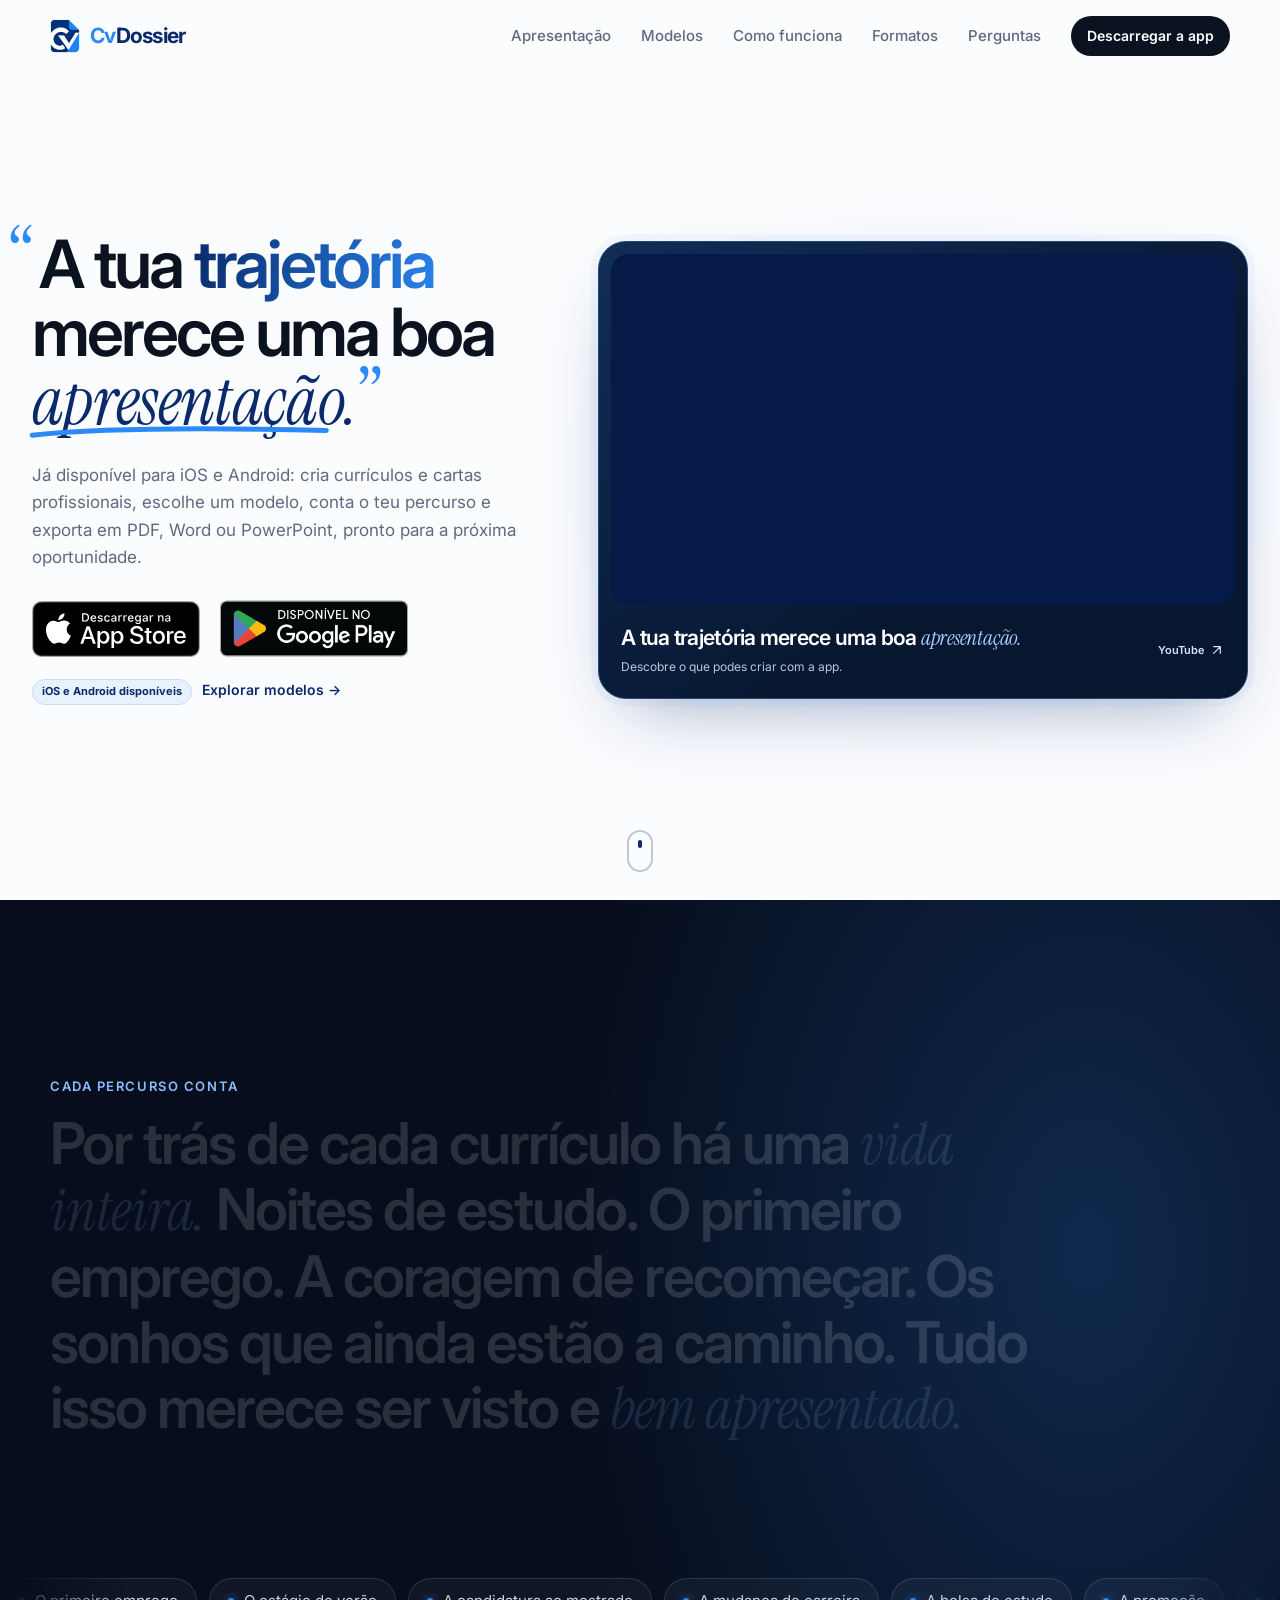
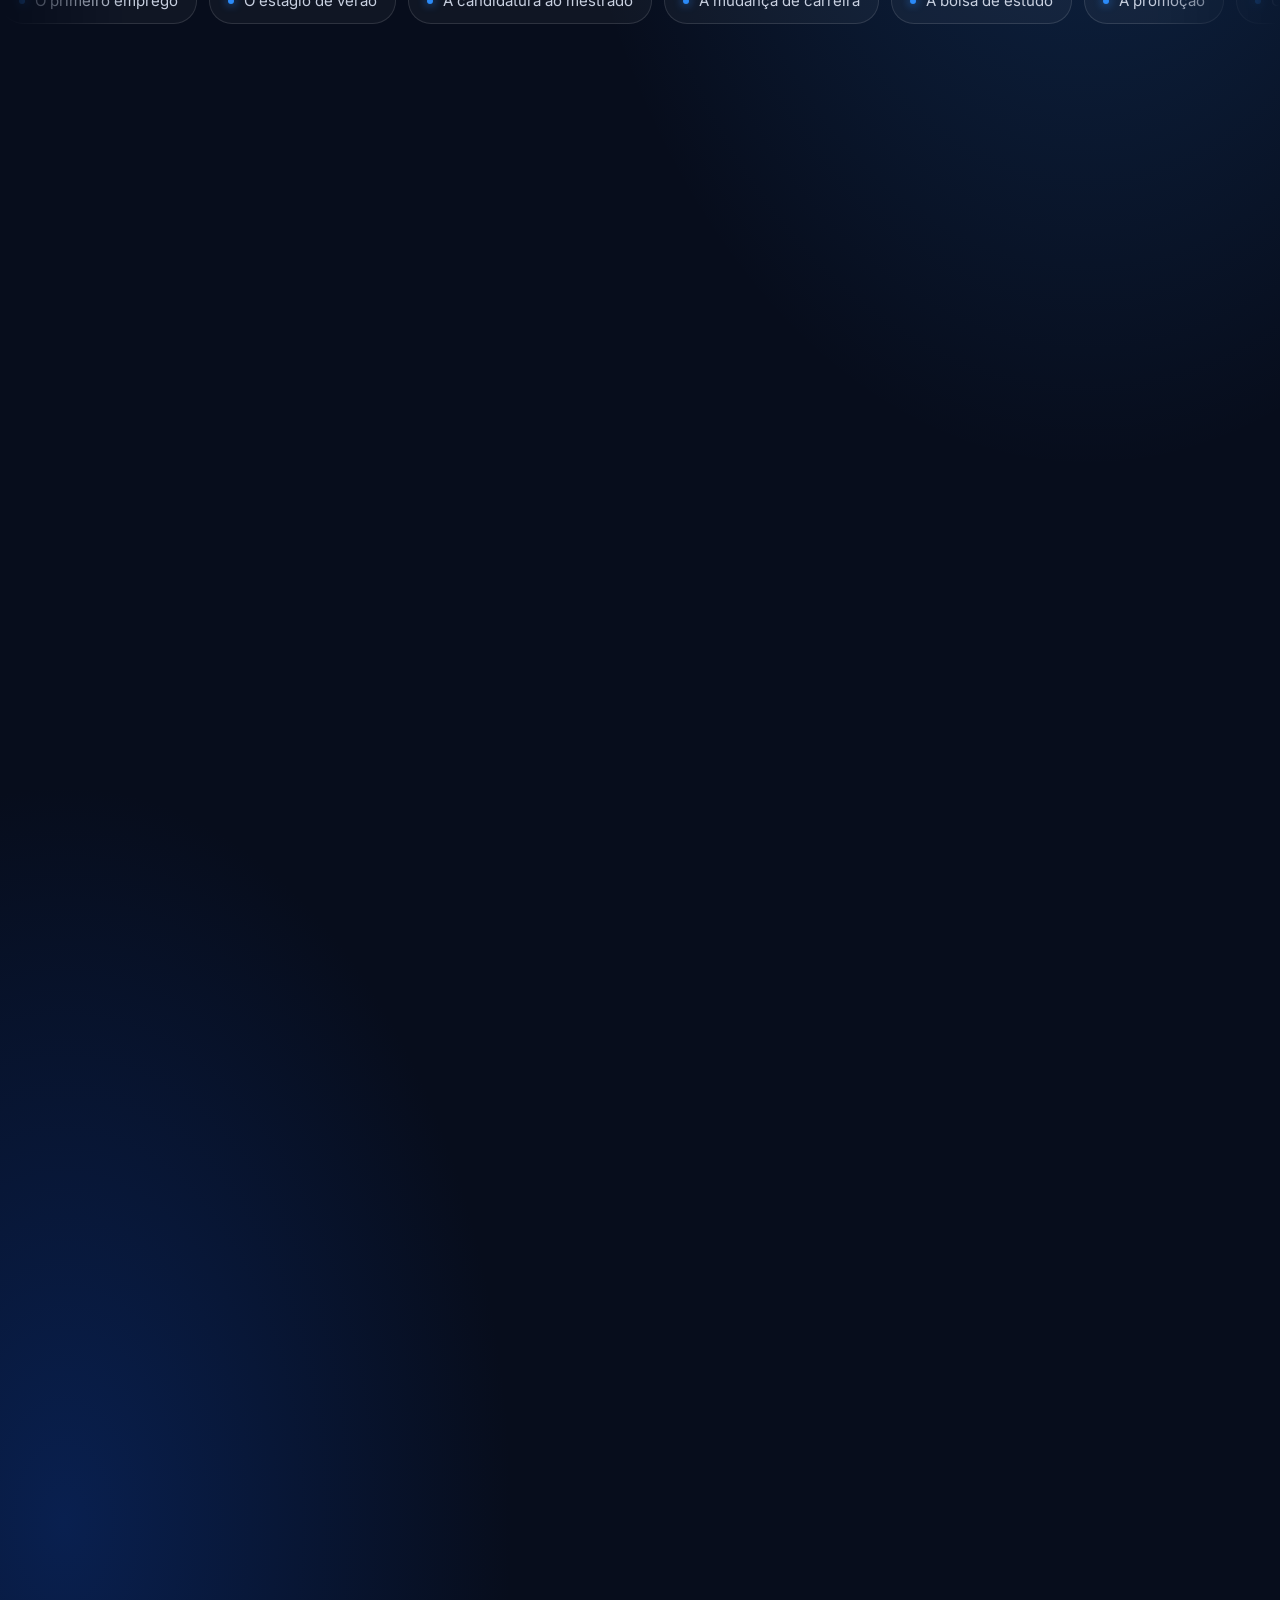
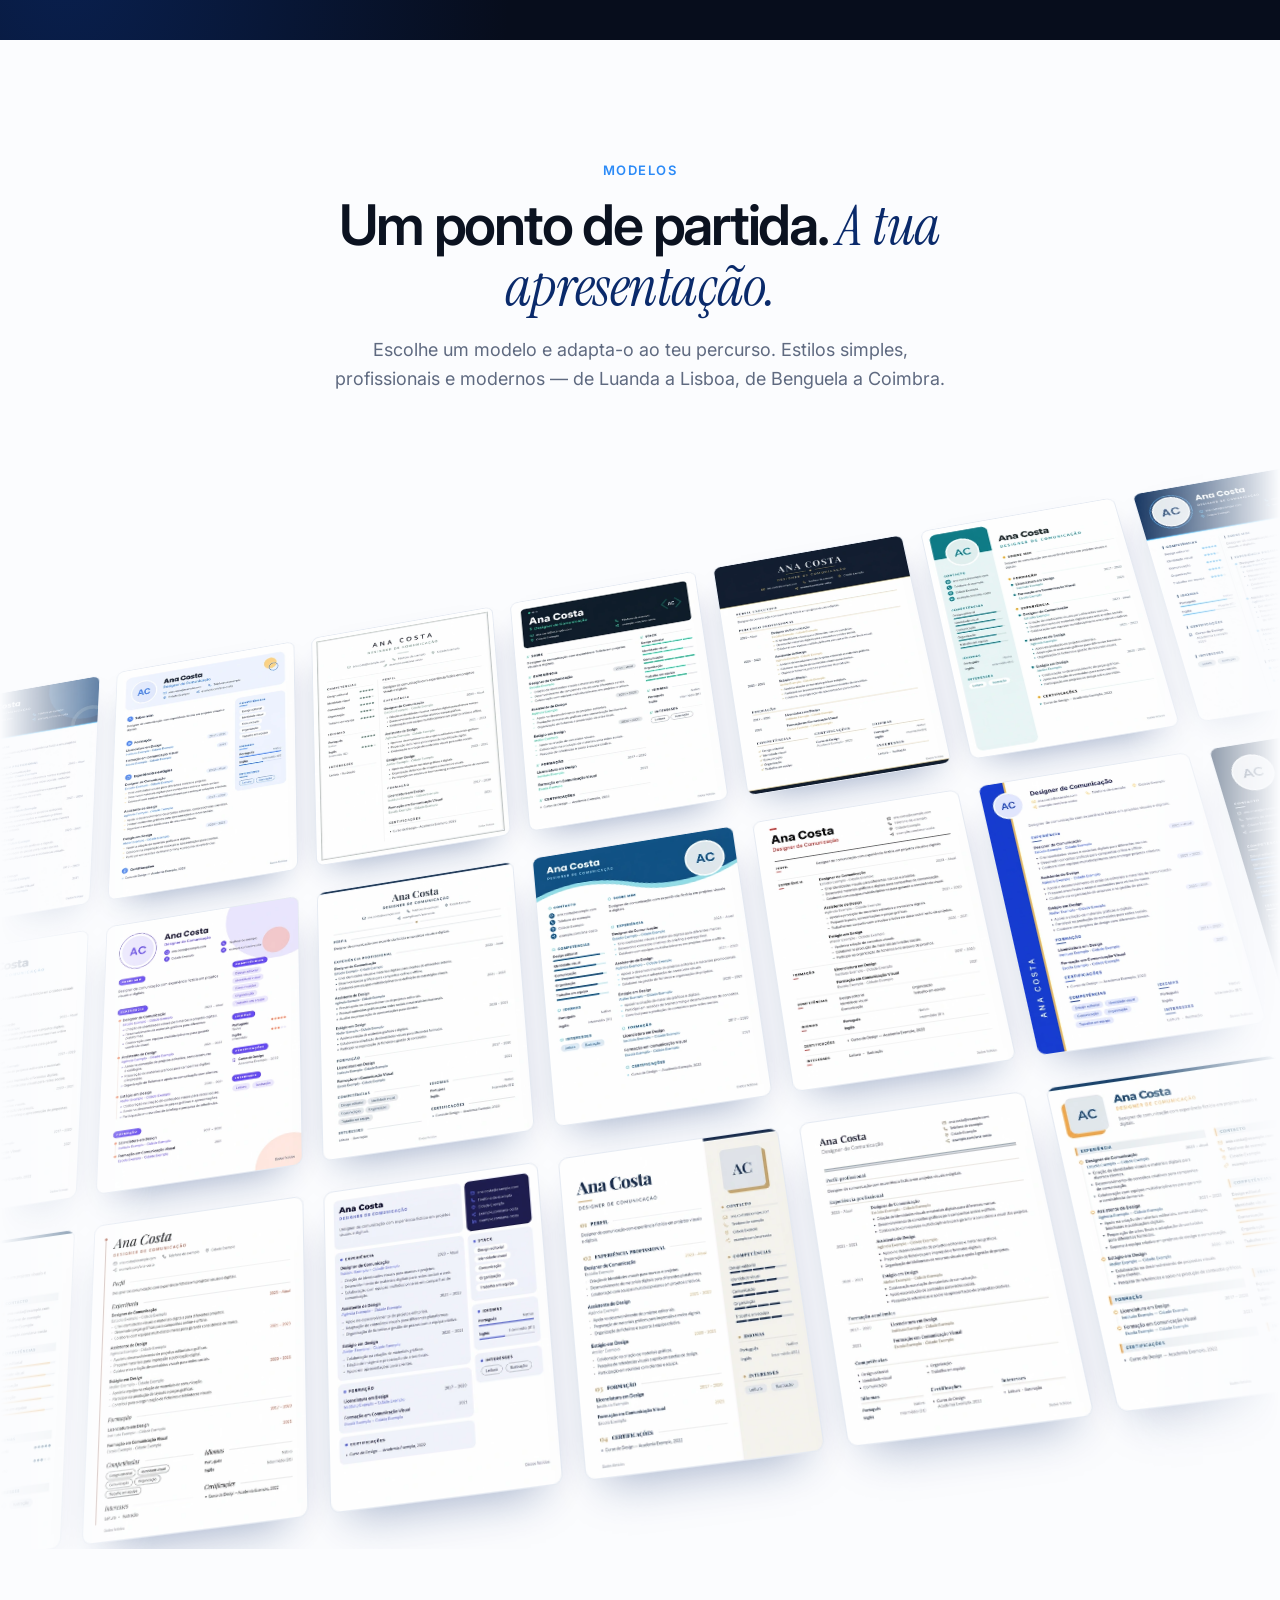
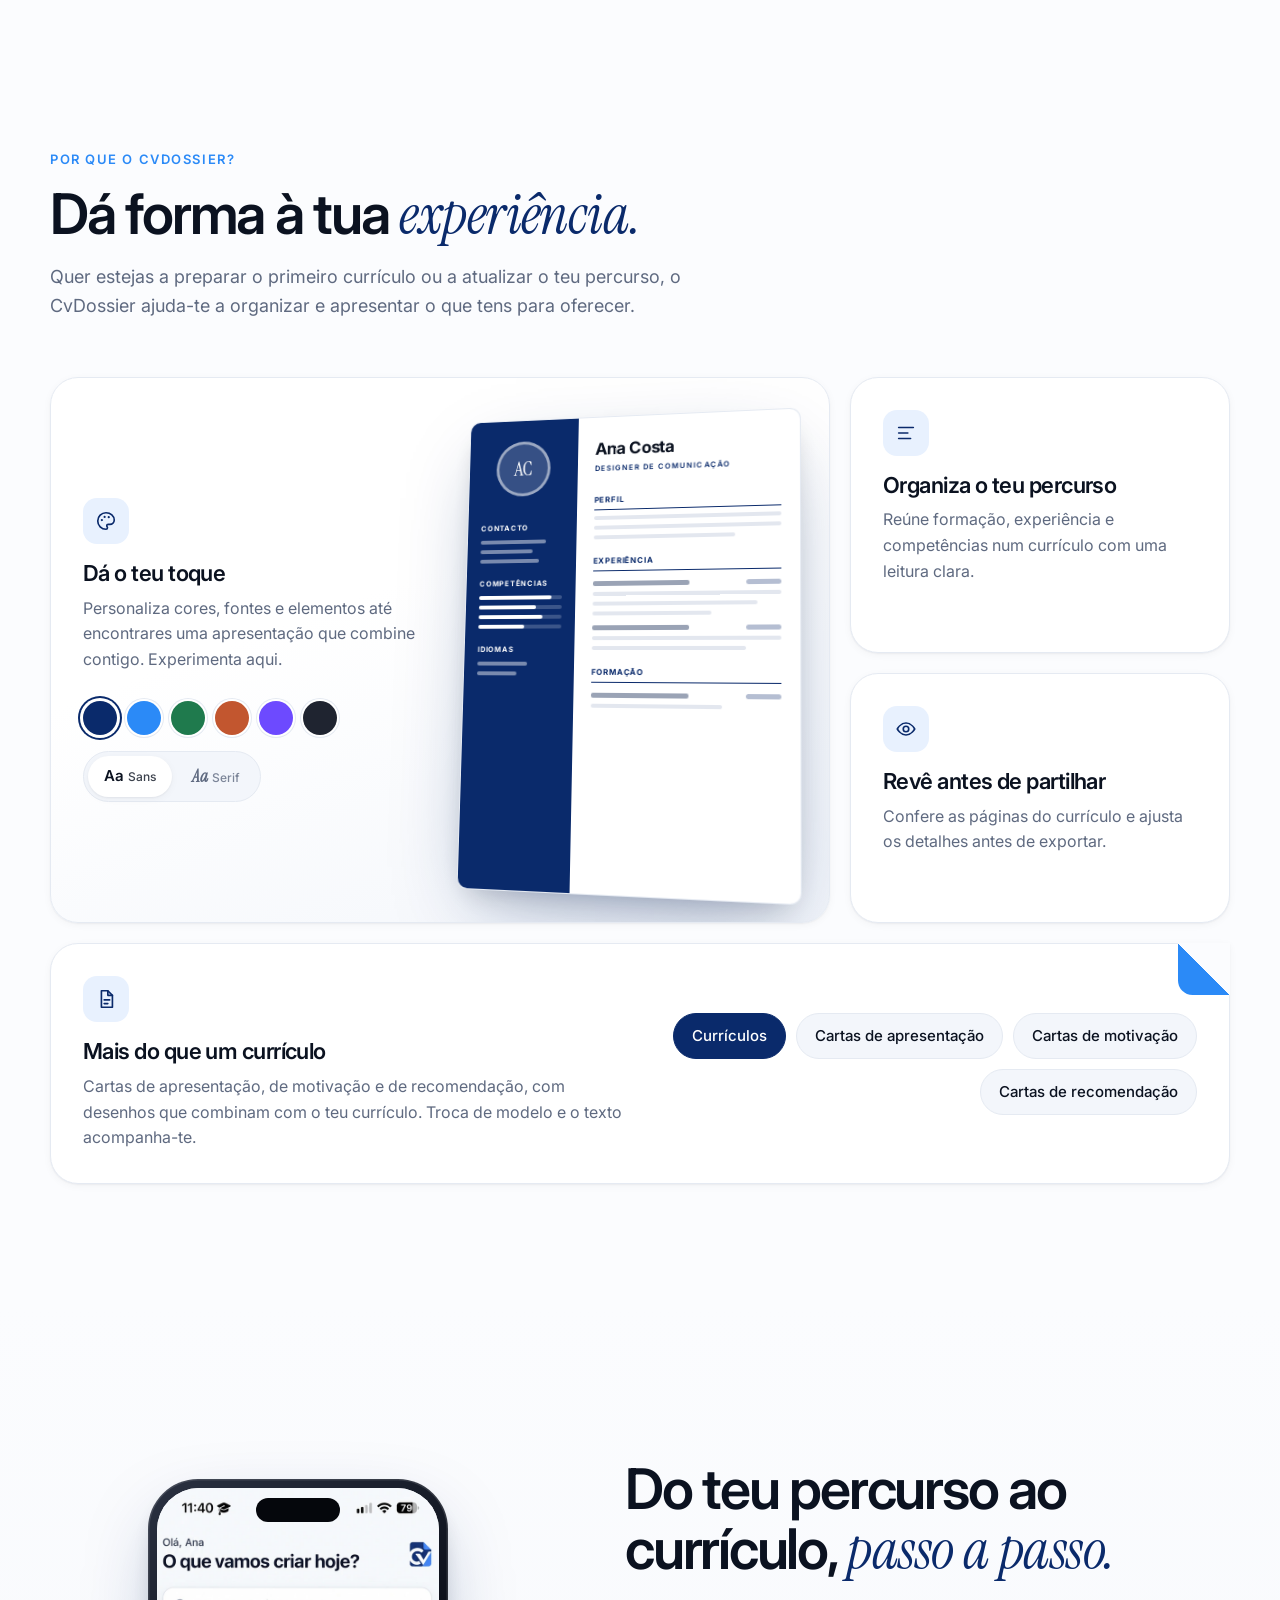
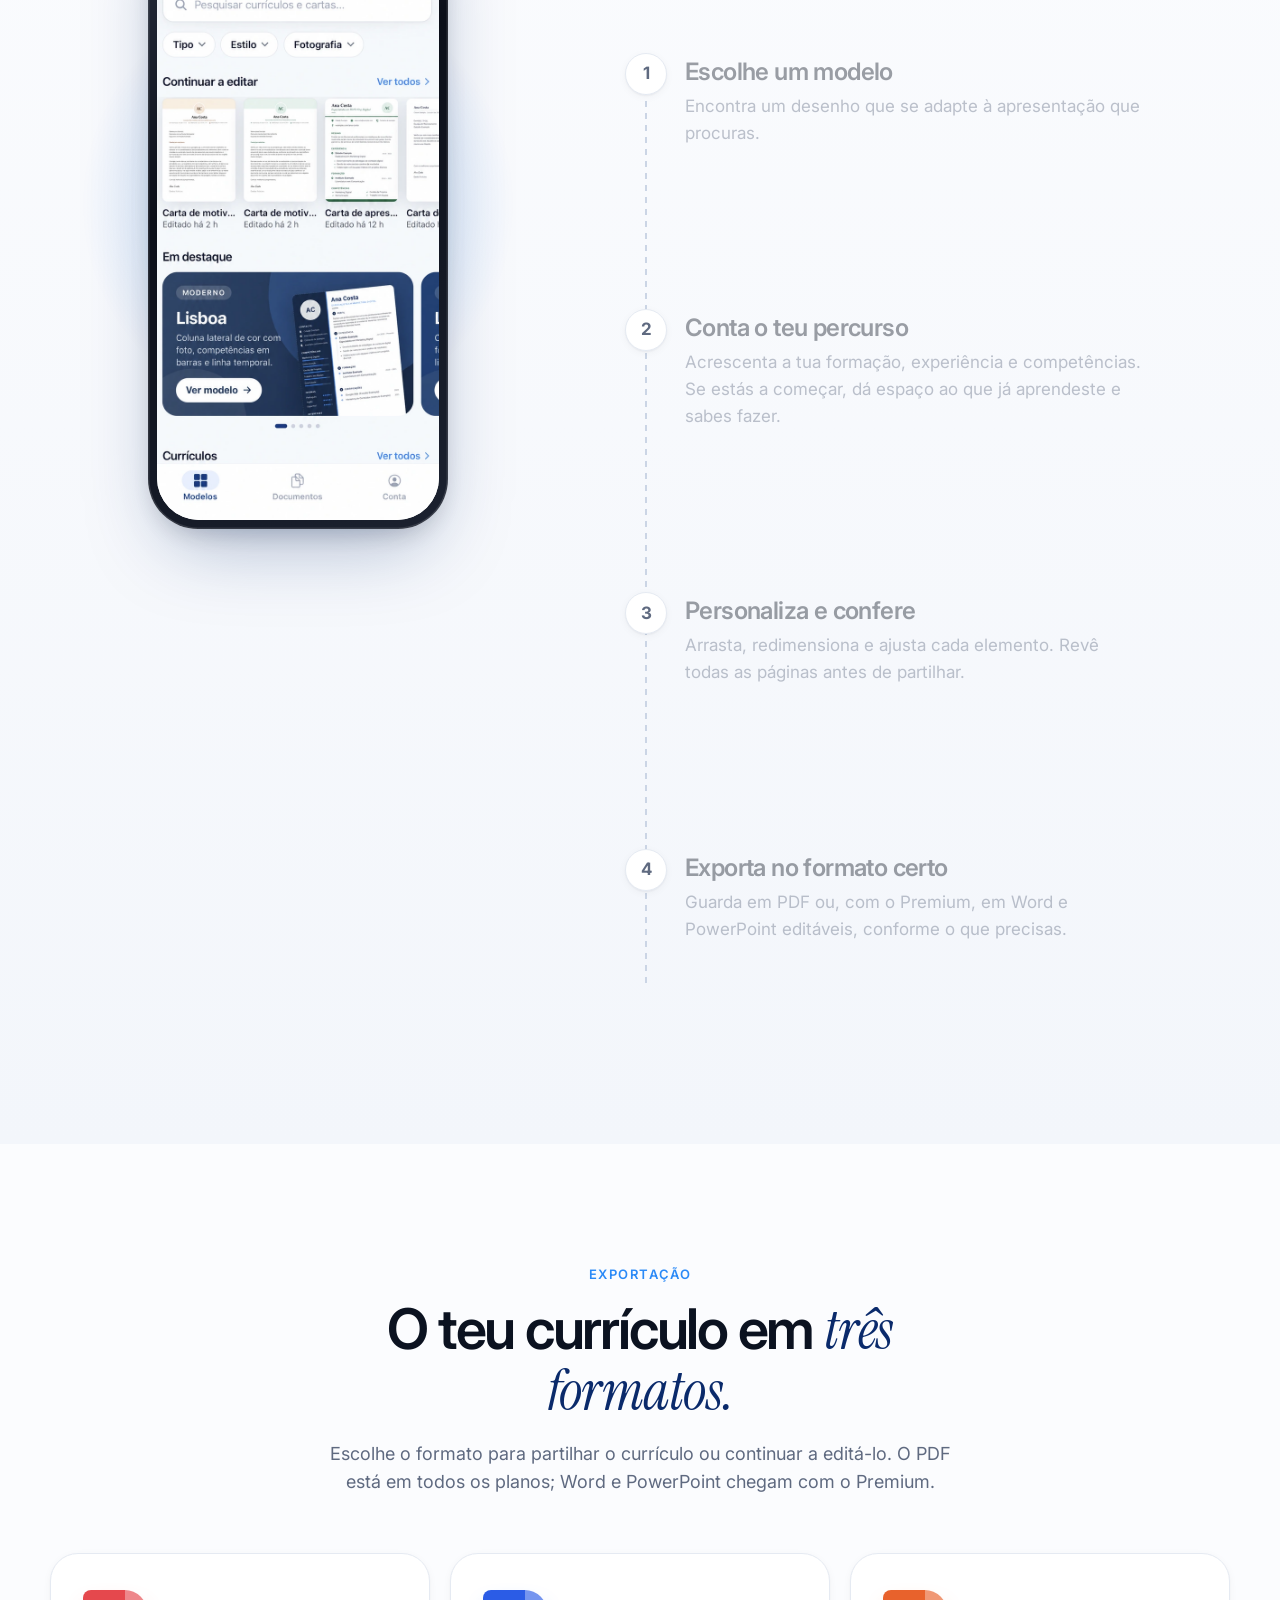
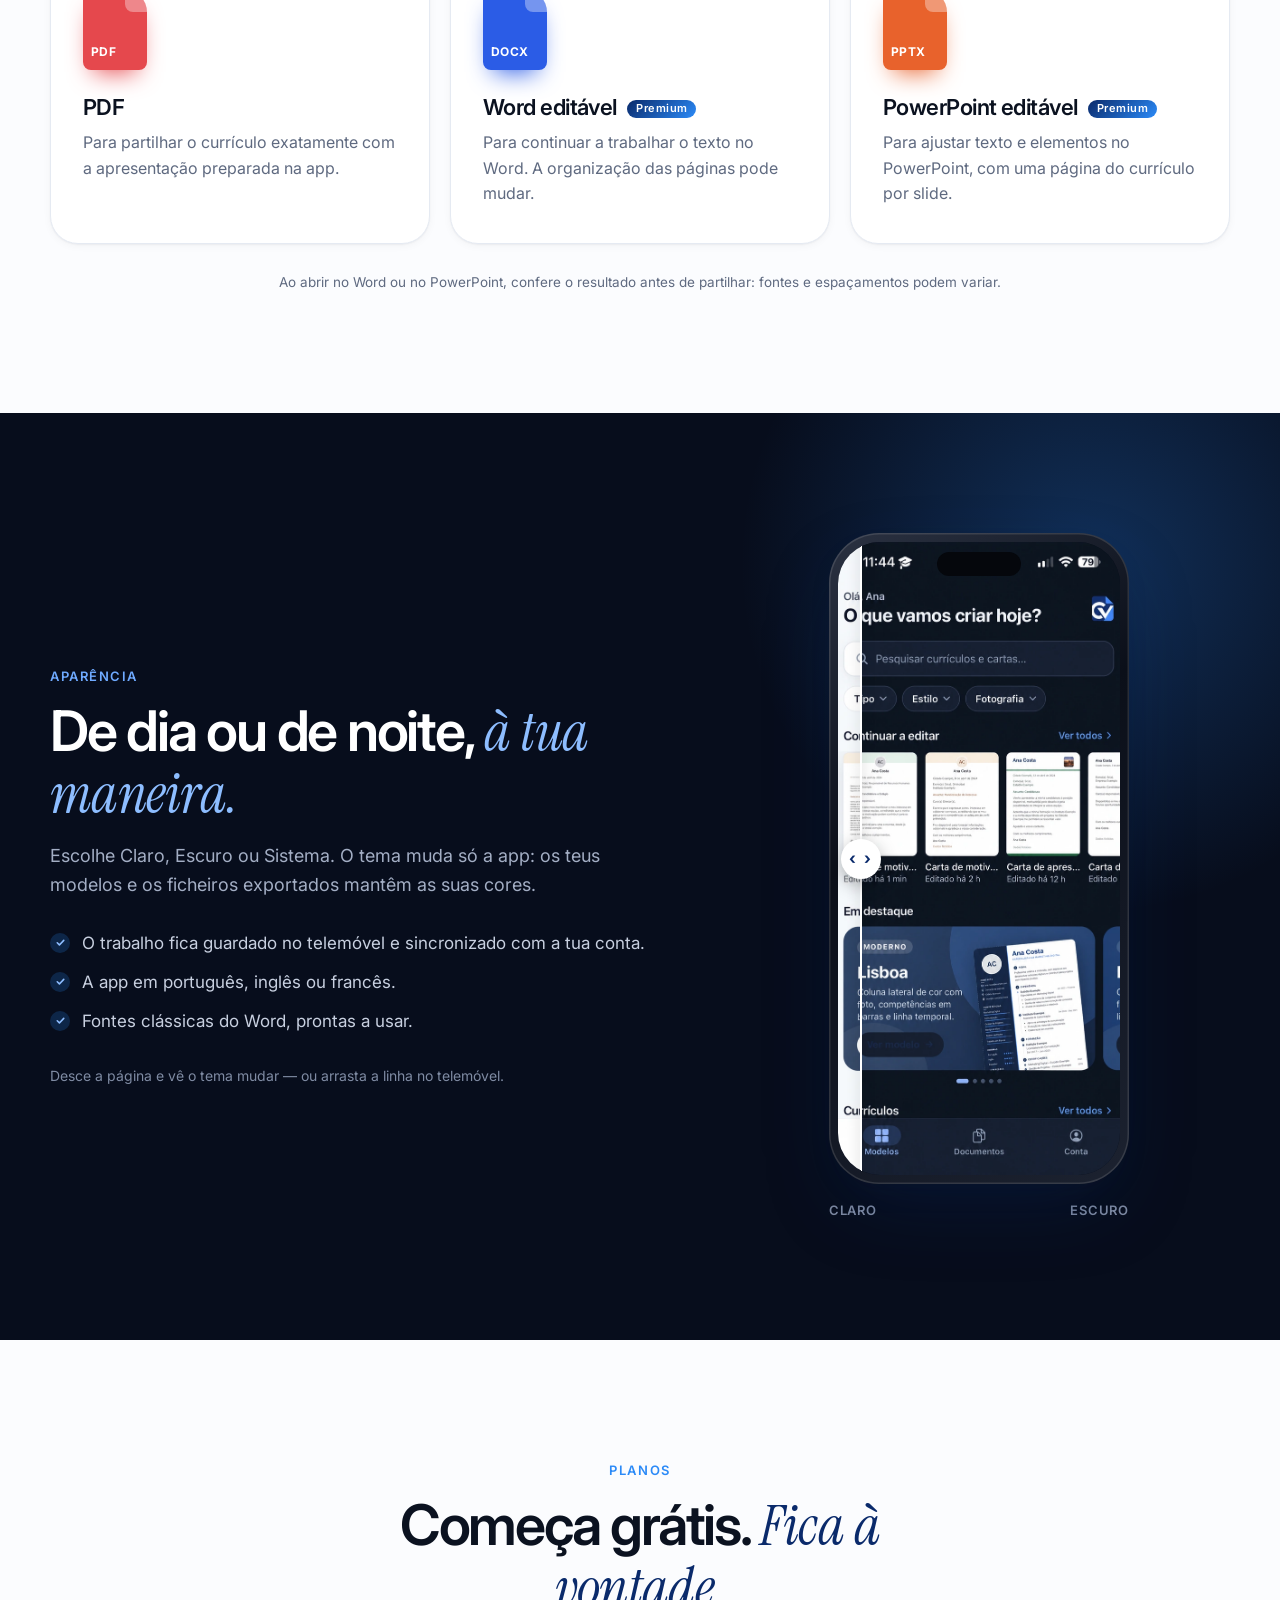
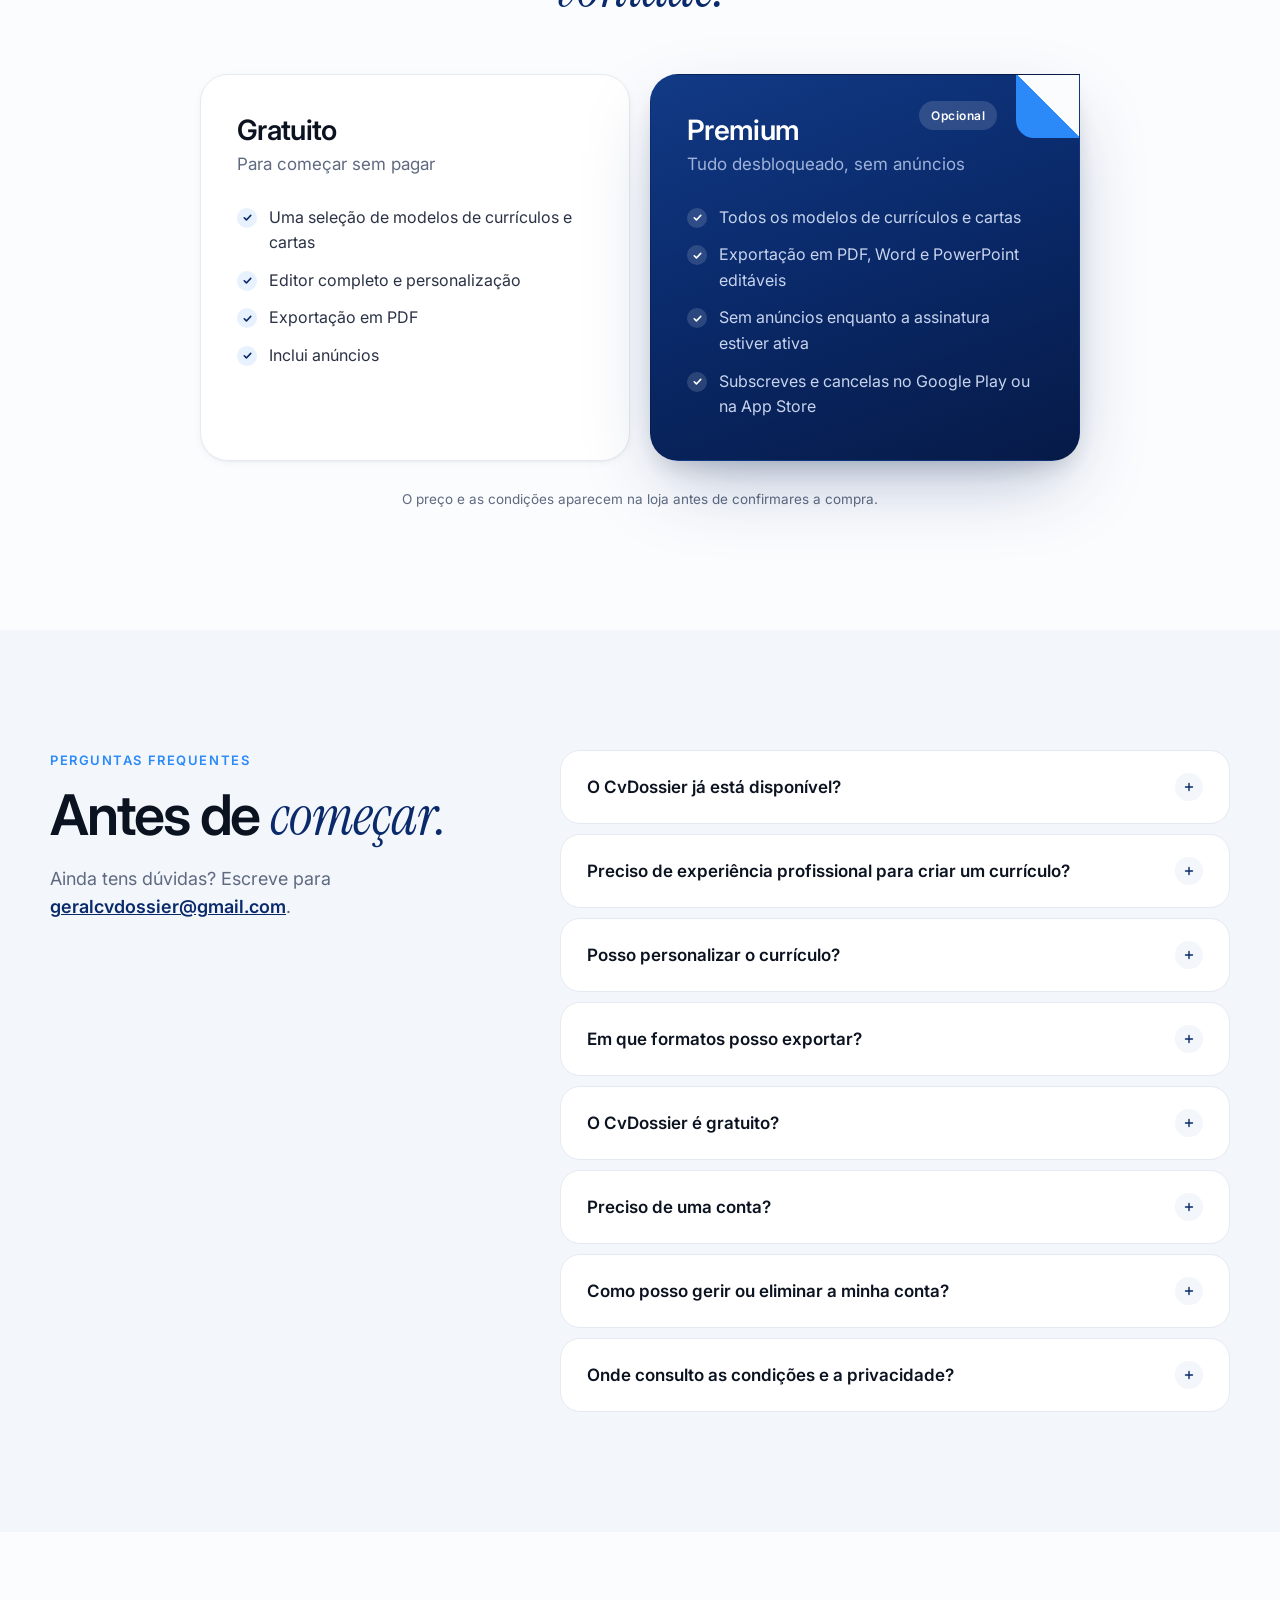
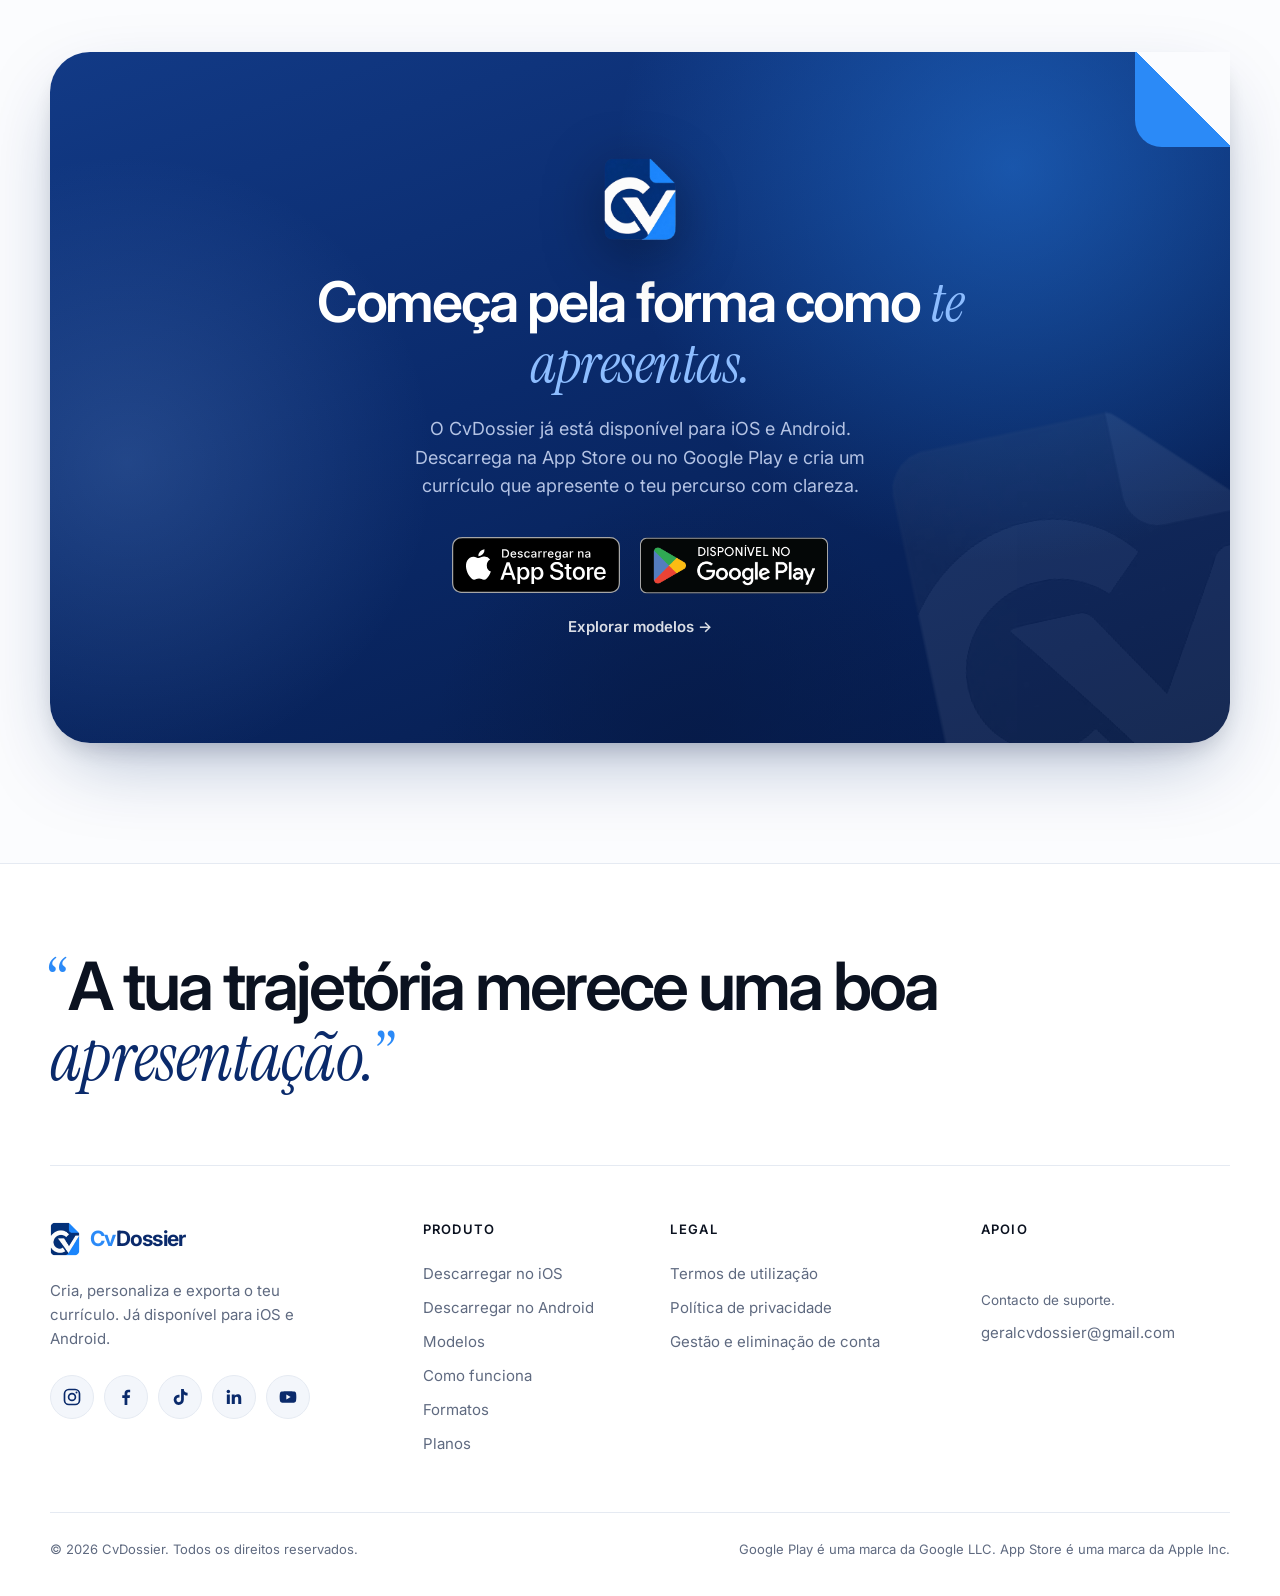
<file: index.html>
<!doctype html>
<html lang="pt">
<head>
  <meta charset="utf-8">
  <meta name="viewport" content="width=device-width, initial-scale=1">
  <title>CvDossier — Currículos e cartas profissionais</title>
  <meta name="description" content="Cria currículos e cartas profissionais no telemóvel e exporta em PDF, Word e PowerPoint. Disponível para iOS na App Store e para Android no Google Play.">
  <meta name="theme-color" content="#0A2A6B">
  <link rel="canonical" href="https://cvdossier.app/">
  <meta property="og:type" content="website">
  <meta property="og:site_name" content="CvDossier">
  <meta property="og:title" content="CvDossier — Currículos e cartas profissionais">
  <meta property="og:description" content="Cria currículos e cartas profissionais no telemóvel e exporta em PDF, Word e PowerPoint. Disponível para iOS na App Store e para Android no Google Play.">
  <meta property="og:url" content="https://cvdossier.app/">
  <meta property="og:image" content="https://cvdossier.app/assets/marca/logo-com-nome.png">
  <meta property="og:image:width" content="600">
  <meta property="og:image:height" content="600">
  <meta property="og:image:alt" content="Logótipo do CvDossier">
  <script type="application/ld+json">
  {
    "@context": "https://schema.org",
    "@graph": [
      {
        "@type": "WebSite",
        "@id": "https://cvdossier.app/#website",
        "name": "CvDossier",
        "alternateName": "CV Dossier",
        "url": "https://cvdossier.app/",
        "inLanguage": "pt",
        "publisher": { "@id": "https://cvdossier.app/#organization" }
      },
      {
        "@type": "Organization",
        "@id": "https://cvdossier.app/#organization",
        "name": "CvDossier",
        "alternateName": "CV Dossier",
        "url": "https://cvdossier.app/",
        "logo": "https://cvdossier.app/assets/marca/logo-com-nome.png",
        "email": "geralcvdossier@gmail.com",
        "sameAs": [
          "https://www.instagram.com/cvdossier.app",
          "https://www.tiktok.com/@cvdossier.app",
          "https://www.linkedin.com/company/cvdossierapp/",
          "https://youtube.com/@cvdossierapp"
        ]
      }
    ]
  }
  </script>
  <link rel="icon" type="image/png" href="assets/marca/favicon.png">
  <link rel="apple-touch-icon" href="assets/marca/apple-touch-icon.png">
  <link rel="preconnect" href="https://fonts.googleapis.com">
  <link rel="preconnect" href="https://fonts.gstatic.com" crossorigin>
  <link href="https://fonts.googleapis.com/css2?family=Inter:wght@400;500;600;700&family=Instrument+Serif:ital@0;1&display=swap" rel="stylesheet">
  <link rel="stylesheet" href="styles.css">
  <script>document.documentElement.classList.add('js')</script>
</head>
<body>
  <a class="skip" href="#conteudo">Saltar para o conteúdo</a>

  <!-- Cabeçalho -->
  <header class="site-header" id="inicio">
    <div class="container header-inner">
      <a class="brand" href="#inicio" aria-label="CvDossier — início">
        <img src="assets/marca/simbolo.png" alt="" width="30" height="34">
        <span class="wordmark"><span class="wm-cv">Cv</span>Dossier</span>
      </a>
      <nav class="nav" id="nav" aria-label="Principal">
        <a href="#apresentacao">Apresentação</a>
        <a href="#modelos">Modelos</a>
        <a href="#como-funciona">Como funciona</a>
        <a href="#formatos">Formatos</a>
        <a href="#perguntas">Perguntas</a>
        <a class="btn btn-sm btn-dark nav-cta magnetic" href="#descarregar">Descarregar a app</a>
      </nav>
      <button class="nav-toggle" aria-controls="nav" aria-expanded="false" aria-label="Abrir menu">
        <span></span><span></span>
      </button>
    </div>
  </header>

  <main id="conteudo">

    <!-- Apresentação -->
    <section class="hero hero-with-video">
      <div class="container hero-grid">
        <figure class="hero-film" id="apresentacao" aria-labelledby="film-title">
          <div class="film-player">
            <iframe width="560" height="315" src="https://www.youtube.com/embed/O0S96_B-Ph4?si=gdvd9u-Vs4yawVqm" title="Apresentação do CvDossier" allow="accelerometer; autoplay; clipboard-write; encrypted-media; gyroscope; picture-in-picture; web-share" referrerpolicy="strict-origin-when-cross-origin" allowfullscreen></iframe>
          </div>
          <figcaption class="film-caption">
            <div><p class="film-title" id="film-title">A tua trajetória merece uma boa <em>apresentação.</em></p><p>Descobre o que podes criar com a app.</p></div>
            <a class="film-external" href="https://www.youtube.com/watch?v=O0S96_B-Ph4" target="_blank" rel="noopener noreferrer" aria-label="Ver apresentação no YouTube (abre num novo separador)">YouTube <svg viewBox="0 0 24 24" aria-hidden="true"><path d="M7 17 17 7M7 7h10v10" fill="none" stroke="currentColor" stroke-width="1.8" stroke-linecap="round" stroke-linejoin="round"/></svg></a>
          </figcaption>
        </figure>
        <div class="hero-copy">
          <h1 class="slogan" aria-label="«A tua trajetória merece uma boa apresentação.»">
            <span class="w q" style="--i:0" aria-hidden="true">“</span><span class="w" style="--i:1" aria-hidden="true">A</span>
            <span class="w" style="--i:2" aria-hidden="true">tua</span>
            <span class="w grad" style="--i:3" aria-hidden="true">trajetória</span>
            <span class="w" style="--i:4" aria-hidden="true">merece</span>
            <span class="w" style="--i:5" aria-hidden="true">uma</span>
            <span class="w" style="--i:6" aria-hidden="true">boa</span>
            <span class="nw"><span class="w hl" style="--i:7" aria-hidden="true"><em>apresentação.</em><svg class="underline" viewBox="0 0 300 20" preserveAspectRatio="none"><path d="M3 14C60 6 140 3 297 9" pathLength="1" vector-effect="non-scaling-stroke"/></svg></span><span class="w q" style="--i:8" aria-hidden="true">”</span></span>
          </h1>
          <p class="lead reveal">Já disponível para iOS e Android: cria currículos e cartas profissionais, escolhe um modelo, conta o teu percurso e exporta em PDF, Word ou PowerPoint, pronto para a próxima oportunidade.</p>
          <div class="store-badges reveal" role="group" aria-label="Descarregar o CvDossier">
            <a class="store-badge" href="https://apps.apple.com/us/app/cvdossier/id6822973085"><img src="assets/lojas/app-store-pt.svg" alt="Descarregar na App Store" width="120" height="40"></a>
            <a class="store-badge store-badge-google" href="https://play.google.com/store/apps/details?id=com.cvdossier.app"><img src="assets/lojas/google-play-pt-br.png" alt="Disponível no Google Play" width="646" height="250"></a>
          </div>
          <p class="hero-note reveal"><span class="availability-badge">iOS e Android disponíveis</span> <a href="#modelos">Explorar modelos →</a></p>
        </div>

      </div>
      <a class="scroll-cue" href="#historia" aria-label="Conhecer a história do CvDossier"><span></span></a>
    </section>

    <!-- História -->
    <section class="story" id="historia" data-dark>
      <div class="story-pin">
        <div class="container story-inner">
          <p class="kicker kicker-light">Cada percurso conta</p>
          <p class="story-text" data-scrub>Por trás de cada currículo há uma <em>vida inteira.</em> Noites de estudo. O primeiro emprego. A coragem de recomeçar. Os sonhos que ainda estão a caminho. Tudo isso merece ser visto e <em>bem apresentado.</em></p>
          <p class="story-sign">É para isso que existe o <strong><span class="wm-cv">Cv</span>Dossier</strong>.</p>
        </div>
        <div class="moments marquee" aria-hidden="true">
          <ul class="marquee-track">
            <li>O primeiro emprego</li><li>O estágio de verão</li><li>A candidatura ao mestrado</li><li>A mudança de carreira</li><li>A bolsa de estudo</li><li>A promoção</li><li>O recomeço</li><li>O sonho de trabalhar fora</li>
          </ul>
        </div>
      </div>
    </section>

    <!-- Modelos -->
    <section class="section models" id="modelos">
      <div class="container">
        <div class="section-head center">
          <p class="kicker reveal">Modelos</p>
          <h2 class="reveal">Um ponto de partida. <em>A tua apresentação.</em></h2>
          <p class="sub reveal">Escolhe um modelo e adapta-o ao teu percurso. Estilos simples, profissionais e modernos — de Luanda a Lisboa, de Benguela a Coimbra.</p>
        </div>
      </div>
      <div class="wall">
        <div class="wall-inner">
          <div class="marquee" data-direction="left">
            <ul class="marquee-track">
              <li><figure><img src="assets/modelos/luanda.webp" alt="Modelo Luanda" loading="lazy" width="400" height="566"><figcaption>Luanda</figcaption></figure></li>
              <li><figure><img src="assets/modelos/estreia.webp" alt="Modelo Estreia" loading="lazy" width="400" height="566"><figcaption>Estreia</figcaption></figure></li>
              <li><figure><img src="assets/modelos/sintra.webp" alt="Modelo Sintra" loading="lazy" width="400" height="566"><figcaption>Sintra</figcaption></figure></li>
              <li><figure><img src="assets/modelos/codigo.webp" alt="Modelo Código" loading="lazy" width="400" height="566"><figcaption>Código</figcaption></figure></li>
              <li><figure><img src="assets/modelos/capital.webp" alt="Modelo Capital" loading="lazy" width="400" height="566"><figcaption>Capital</figcaption></figure></li>
              <li><figure><img src="assets/modelos/campus.webp" alt="Modelo Campus" loading="lazy" width="400" height="566"><figcaption>Campus</figcaption></figure></li>
            </ul>
          </div>
          <div class="marquee" data-direction="right">
            <ul class="marquee-track">
              <li><figure><img src="assets/modelos/lisboa.webp" alt="Modelo Lisboa" loading="lazy" width="400" height="566"><figcaption>Lisboa</figcaption></figure></li>
              <li><figure><img src="assets/modelos/aurora.webp" alt="Modelo Aurora" loading="lazy" width="400" height="566"><figcaption>Aurora</figcaption></figure></li>
              <li><figure><img src="assets/modelos/essencial.webp" alt="Modelo Essencial" loading="lazy" width="400" height="566"><figcaption>Essencial</figcaption></figure></li>
              <li><figure><img src="assets/modelos/benguela.webp" alt="Modelo Benguela" loading="lazy" width="400" height="566"><figcaption>Benguela</figcaption></figure></li>
              <li><figure><img src="assets/modelos/porto.webp" alt="Modelo Porto" loading="lazy" width="400" height="566"><figcaption>Porto</figcaption></figure></li>
              <li><figure><img src="assets/modelos/mindelo.webp" alt="Modelo Mindelo" loading="lazy" width="400" height="566"><figcaption>Mindelo</figcaption></figure></li>
            </ul>
          </div>
          <div class="marquee" data-direction="left">
            <ul class="marquee-track">
              <li><figure><img src="assets/modelos/faro.webp" alt="Modelo Faro" loading="lazy" width="400" height="566"><figcaption>Faro</figcaption></figure></li>
              <li><figure><img src="assets/modelos/nova.webp" alt="Modelo Nova" loading="lazy" width="400" height="566"><figcaption>Nova</figcaption></figure></li>
              <li><figure><img src="assets/modelos/pixel.webp" alt="Modelo Pixel" loading="lazy" width="400" height="566"><figcaption>Pixel</figcaption></figure></li>
              <li><figure><img src="assets/modelos/atlantico.webp" alt="Modelo Atlântico" loading="lazy" width="400" height="566"><figcaption>Atlântico</figcaption></figure></li>
              <li><figure><img src="assets/modelos/coimbra.webp" alt="Modelo Coimbra" loading="lazy" width="400" height="566"><figcaption>Coimbra</figcaption></figure></li>
            </ul>
          </div>
        </div>
      </div>

    </section>

    <!-- Benefícios -->
    <section class="section" id="beneficios">
      <div class="container">
        <div class="section-head">
          <p class="kicker reveal">Por que o CvDossier?</p>
          <h2 class="reveal">Dá forma à tua <em>experiência.</em></h2>
          <p class="sub reveal">Quer estejas a preparar o primeiro currículo ou a atualizar o teu percurso, o CvDossier ajuda-te a organizar e apresentar o que tens para oferecer.</p>
        </div>

        <div class="bento">
          <article class="card card-studio spot reveal">
            <div class="card-text">
              <span class="icon"><svg viewBox="0 0 24 24"><path d="M12 3a9 9 0 1 0 0 18c1 0 1.6-.8 1.6-1.6 0-.5-.2-.8-.4-1.1-.3-.3-.4-.6-.4-1 0-.9.7-1.6 1.6-1.6h1.9A4.8 4.8 0 0 0 21 11c0-4.4-4-8-9-8Z"/><circle cx="7.5" cy="11" r="1.2"/><circle cx="10.5" cy="7.5" r="1.2"/><circle cx="15" cy="7.8" r="1.2"/></svg></span>
              <h3>Dá o teu toque</h3>
              <p>Personaliza cores, fontes e elementos até encontrares uma apresentação que combine contigo. Experimenta aqui.</p>
              <div class="studio-controls">
                <div class="swatches" role="radiogroup" aria-label="Cor de destaque">
                  <button role="radio" aria-checked="true" aria-label="Azul-marinho" style="--c:#0A2A6B" data-color="#0A2A6B"></button>
                  <button role="radio" aria-checked="false" aria-label="Azul" style="--c:#2B8AF7" data-color="#2B8AF7"></button>
                  <button role="radio" aria-checked="false" aria-label="Verde" style="--c:#1F7A4D" data-color="#1F7A4D"></button>
                  <button role="radio" aria-checked="false" aria-label="Terracota" style="--c:#C2562F" data-color="#C2562F"></button>
                  <button role="radio" aria-checked="false" aria-label="Violeta" style="--c:#6D4AFF" data-color="#6D4AFF"></button>
                  <button role="radio" aria-checked="false" aria-label="Grafite" style="--c:#1F2430" data-color="#1F2430"></button>
                </div>
                <div class="seg" role="radiogroup" aria-label="Fonte do nome">
                  <button role="radio" aria-checked="true" data-font="sans">Aa <small>Sans</small></button>
                  <button role="radio" aria-checked="false" data-font="serif"><span class="serif">Aa</span> <small>Serif</small></button>
                </div>
              </div>
            </div>
            <div class="mini-cv-wrap" aria-hidden="true">
              <div class="mini-cv" id="miniCv">
                <aside class="mc-side">
                  <span class="mc-avatar">AC</span>
                  <span class="mc-h">Contacto</span>
                  <i style="width:80%"></i><i style="width:64%"></i><i style="width:72%"></i>
                  <span class="mc-h">Competências</span>
                  <b style="--w:88%"></b><b style="--w:70%"></b><b style="--w:78%"></b><b style="--w:56%"></b>
                  <span class="mc-h">Idiomas</span>
                  <i style="width:60%"></i><i style="width:48%"></i>
                </aside>
                <div class="mc-main">
                  <strong class="mc-name">Ana Costa</strong>
                  <span class="mc-role">Designer de Comunicação</span>
                  <span class="mc-t">Perfil</span>
                  <i></i><i></i><i style="width:76%"></i>
                  <span class="mc-t">Experiência</span>
                  <em class="mc-row"><u></u><s></s></em>
                  <i></i><i style="width:88%"></i><i style="width:64%"></i>
                  <em class="mc-row"><u></u><s></s></em>
                  <i></i><i style="width:82%"></i>
                  <span class="mc-t">Formação</span>
                  <em class="mc-row"><u></u><s></s></em>
                  <i style="width:70%"></i>
                </div>
              </div>
            </div>
          </article>

          <article class="card spot reveal">
            <span class="icon"><svg viewBox="0 0 24 24"><path d="M4 6h16M4 12h10M4 18h13"/></svg></span>
            <h3>Organiza o teu percurso</h3>
            <p>Reúne formação, experiência e competências num currículo com uma leitura clara.</p>
          </article>

          <article class="card spot reveal">
            <span class="icon"><svg viewBox="0 0 24 24"><path d="M2.5 12s3.5-6.5 9.5-6.5S21.5 12 21.5 12 18 18.5 12 18.5 2.5 12 2.5 12Z"/><circle cx="12" cy="12" r="3"/></svg></span>
            <h3>Revê antes de partilhar</h3>
            <p>Confere as páginas do currículo e ajusta os detalhes antes de exportar.</p>
          </article>

          <article class="card card-wide spot fold reveal">
            <div>
              <span class="icon"><svg viewBox="0 0 24 24"><path d="M7 3h7l5 5v13H7z"/><path d="M14 3v5h5"/><path d="M10 13h6M10 17h4"/></svg></span>
              <h3>Mais do que um currículo</h3>
              <p>Cartas de apresentação, de motivação e de recomendação, com desenhos que combinam com o teu currículo. Troca de modelo e o texto acompanha-te.</p>
            </div>
            <ul class="doc-pills">
              <li>Currículos</li>
              <li>Cartas de apresentação</li>
              <li>Cartas de motivação</li>
              <li>Cartas de recomendação</li>
            </ul>
          </article>
        </div>
      </div>
    </section>

    <!-- Como funciona -->
    <section class="section how" id="como-funciona">
      <div class="container how-grid">
        <div class="how-visual" aria-hidden="true">
          <div class="phone how-phone">
            <div class="phone-screen">
              <div class="screen is-on" data-screen="0"><img src="assets/app/inicio-claro.webp" alt="" loading="lazy" width="645" height="1398"></div>
              <div class="screen" data-screen="1"><img src="assets/app/documentos-claro.webp" alt="" loading="lazy" width="645" height="1398"></div>
              <div class="screen screen-editor" data-screen="2">
                <div class="ed-bar"><span>‹</span><b>Editar</b><span>•••</span></div>
                <div class="ed-page"><img src="assets/modelos/aurora-hd.webp" alt="" loading="lazy" width="794" height="1123"><span class="ed-sel"></span></div>
                <div class="ed-tools"><i></i><i></i><i></i><i></i><i></i></div>
              </div>
              <div class="screen screen-editor" data-screen="3">
                <div class="ed-bar"><span>‹</span><b>Editar</b><span>•••</span></div>
                <div class="ed-page"><img src="assets/modelos/aurora-hd.webp" alt="" loading="lazy" width="794" height="1123"></div>
                <div class="sheet">
                  <b>Exportar</b>
                  <div class="sheet-row"><i class="fi fi-pdf">PDF</i>PDF<span class="radio on"></span></div>
                  <div class="sheet-row"><i class="fi fi-doc">DOC</i>Word editável<small class="pro">Premium</small><span class="radio"></span></div>
                  <div class="sheet-row"><i class="fi fi-ppt">PPT</i>PowerPoint editável<small class="pro">Premium</small><span class="radio"></span></div>
                  <span class="sheet-btn">Exportar</span>
                </div>
              </div>
            </div>
            <span class="island"></span>
          </div>
        </div>
        <div>
          <div class="section-head">
            <p class="kicker reveal">Como funciona</p>
            <h2 class="reveal">Do teu percurso ao currículo, <em>passo a passo.</em></h2>
          </div>
          <ol class="steps" id="steps">
            <li class="step">
              <span class="step-n">1</span>
              <div><h3>Escolhe um modelo</h3><p>Encontra um desenho que se adapte à apresentação que procuras.</p></div>
            </li>
            <li class="step">
              <span class="step-n">2</span>
              <div><h3>Conta o teu percurso</h3><p>Acrescenta a tua formação, experiência e competências. Se estás a começar, dá espaço ao que já aprendeste e sabes fazer.</p></div>
            </li>
            <li class="step">
              <span class="step-n">3</span>
              <div><h3>Personaliza e confere</h3><p>Arrasta, redimensiona e ajusta cada elemento. Revê todas as páginas antes de partilhar.</p></div>
            </li>
            <li class="step">
              <span class="step-n">4</span>
              <div><h3>Exporta no formato certo</h3><p>Guarda em PDF ou, com o Premium, em Word e PowerPoint editáveis, conforme o que precisas.</p></div>
            </li>
          </ol>
        </div>
      </div>
    </section>

    <!-- Formatos -->
    <section class="section" id="formatos">
      <div class="container">
        <div class="section-head center">
          <p class="kicker reveal">Exportação</p>
          <h2 class="reveal">O teu currículo em <em>três formatos.</em></h2>
          <p class="sub reveal">Escolhe o formato para partilhar o currículo ou continuar a editá-lo. O PDF está em todos os planos; Word e PowerPoint chegam com o Premium.</p>
        </div>
        <div class="formats">
          <article class="format spot reveal">
            <span class="file file-pdf"><span>PDF</span></span>
            <h3>PDF</h3>
            <p>Para partilhar o currículo exatamente com a apresentação preparada na app.</p>
          </article>
          <article class="format spot reveal">
            <span class="file file-doc"><span>DOCX</span></span>
            <h3>Word editável <span class="tag-premium">Premium</span></h3>
            <p>Para continuar a trabalhar o texto no Word. A organização das páginas pode mudar.</p>
          </article>
          <article class="format spot reveal">
            <span class="file file-ppt"><span>PPTX</span></span>
            <h3>PowerPoint editável <span class="tag-premium">Premium</span></h3>
            <p>Para ajustar texto e elementos no PowerPoint, com uma página do currículo por slide.</p>
          </article>
        </div>
        <p class="fine center reveal">Ao abrir no Word ou no PowerPoint, confere o resultado antes de partilhar: fontes e espaçamentos podem variar.</p>
      </div>
    </section>

    <!-- Claro / escuro -->
    <section class="section dark-band" id="aparencia" data-dark>
      <div class="container theme-grid">
        <div>
          <p class="kicker reveal">Aparência</p>
          <h2 class="reveal">De dia ou de noite, <em>à tua maneira.</em></h2>
          <p class="sub reveal">Escolhe Claro, Escuro ou Sistema. O tema muda só a app: os teus modelos e os ficheiros exportados mantêm as suas cores.</p>
          <ul class="ticks reveal">
            <li>O trabalho fica guardado no telemóvel e sincronizado com a tua conta.</li>
            <li>A app em português, inglês ou francês.</li>
            <li>Fontes clássicas do Word, prontas a usar.</li>
          </ul>
          <p class="hint reveal">Desce a página e vê o tema mudar — ou arrasta a linha no telemóvel.</p>
        </div>
        <div class="compare-wrap reveal">
          <div class="phone compare" id="compare" style="--pos:50%">
            <div class="phone-screen">
              <img src="assets/app/inicio-escuro.webp" alt="Ecrã inicial do CvDossier no tema escuro" loading="lazy" width="645" height="1398">
              <img class="compare-top" src="assets/app/inicio-claro.webp" alt="Ecrã inicial do CvDossier no tema claro" loading="lazy" width="645" height="1398">
              <span class="compare-handle" aria-hidden="true"><span></span></span>
            </div>
            <span class="island"></span>
            <input type="range" min="0" max="100" value="50" aria-label="Comparar tema claro e escuro">
          </div>
          <div class="compare-labels" aria-hidden="true"><span>Claro</span><span>Escuro</span></div>
        </div>
      </div>
    </section>

    <!-- Planos -->
    <section class="section" id="planos">
      <div class="container">
        <div class="section-head center">
          <p class="kicker reveal">Planos</p>
          <h2 class="reveal">Começa grátis. <em>Fica à vontade.</em></h2>
        </div>
        <div class="plans">
          <article class="plan spot reveal">
            <h3>Gratuito</h3>
            <p class="plan-tag">Para começar sem pagar</p>
            <ul class="ticks">
              <li>Uma seleção de modelos de currículos e cartas</li>
              <li>Editor completo e personalização</li>
              <li>Exportação em PDF</li>
              <li>Inclui anúncios</li>
            </ul>
          </article>
          <article class="plan plan-premium fold reveal">
            <span class="badge">Opcional</span>
            <h3>Premium</h3>
            <p class="plan-tag">Tudo desbloqueado, sem anúncios</p>
            <ul class="ticks">
              <li>Todos os modelos de currículos e cartas</li>
              <li>Exportação em PDF, Word e PowerPoint editáveis</li>
              <li>Sem anúncios enquanto a assinatura estiver ativa</li>
              <li>Subscreves e cancelas no Google Play ou na App Store</li>
            </ul>
          </article>
        </div>
        <p class="fine center reveal">O preço e as condições aparecem na loja antes de confirmares a compra.</p>
      </div>
    </section>

    <!-- Perguntas -->
    <section class="section faq" id="perguntas">
      <div class="container faq-grid">
        <div class="section-head">
          <p class="kicker reveal">Perguntas frequentes</p>
          <h2 class="reveal">Antes de <em>começar.</em></h2>
          <p class="sub reveal">Ainda tens dúvidas? Escreve para <a href="mailto:geralcvdossier@gmail.com">geralcvdossier@gmail.com</a>.</p>
        </div>
        <div class="faq-list reveal">
          <details>
            <summary>O CvDossier já está disponível?</summary>
            <p>Sim. O CvDossier já está disponível para iOS e Android. Descarrega diretamente na <a href="https://apps.apple.com/us/app/cvdossier/id6822973085">App Store</a> ou no <a href="https://play.google.com/store/apps/details?id=com.cvdossier.app">Google Play</a> e cria a tua conta na app para começar.</p>
          </details>
          <details>
            <summary>Preciso de experiência profissional para criar um currículo?</summary>
            <p>Não. Podes dar destaque à formação, às competências e aos projetos que já realizaste. O currículo também serve para apresentar o teu primeiro passo profissional.</p>
          </details>
          <details>
            <summary>Posso personalizar o currículo?</summary>
            <p>Sim. Parte de um modelo e ajusta texto, cores, fontes e disposição dos elementos.</p>
          </details>
          <details>
            <summary>Em que formatos posso exportar?</summary>
            <p>Em PDF, em todos os planos. Com o Premium, também em Word editável (.docx) e PowerPoint editável (.pptx), para continuares a trabalhar o currículo. Confere o resultado ao abrir no Word ou no PowerPoint.</p>
          </details>
          <details>
            <summary>O CvDossier é gratuito?</summary>
            <p>Sim, podes começar grátis. A versão gratuita é financiada por anúncios, inclui uma seleção de modelos de currículos e cartas e exporta em PDF. O Premium, uma assinatura opcional gerida pelo Google Play ou pela App Store, desbloqueia todos os modelos, a exportação em Word e PowerPoint e remove os anúncios.</p>
          </details>
          <details>
            <summary>Preciso de uma conta?</summary>
            <p>Sim. Cria a tua conta na app para começar. A conta associa os teus documentos e fotografias ao teu perfil.</p>
          </details>
          <details>
            <summary>Como posso gerir ou eliminar a minha conta?</summary>
            <p>Podes pedir a eliminação nas definições da app e tens 30 dias para cancelar o pedido. Consulta <a href="eliminacao-de-conta.html">Gestão e eliminação de conta</a> para conhecer todos os passos.</p>
          </details>
          <details>
            <summary>Onde consulto as condições e a privacidade?</summary>
            <p>Nos <a href="termos.html">Termos de utilização</a> e na <a href="privacidade.html">Política de privacidade</a>. Aí encontras as condições de uso, as responsabilidades e as informações sobre os teus dados.</p>
          </details>
        </div>
      </div>
    </section>

    <!-- Chamada final -->
    <section class="cta-final" id="descarregar" aria-labelledby="download-title">
      <div class="container">
        <div class="cta-box fold reveal">
          <div class="aurora aurora-dark" aria-hidden="true"><i></i><i></i><i></i></div>
          <img class="cta-watermark" src="assets/marca/simbolo.png" alt="" aria-hidden="true">
          <img class="cta-mark" src="assets/marca/simbolo.png" alt="" aria-hidden="true">
          <h2 id="download-title">Começa pela forma como <em>te apresentas.</em></h2>
          <p>O CvDossier já está disponível para iOS e Android. Descarrega na App Store ou no Google Play e cria um currículo que apresente o teu percurso com clareza.</p>
          <div class="store-badges store-badges-centered" role="group" aria-label="Descarregar o CvDossier">
            <a class="store-badge" href="https://apps.apple.com/us/app/cvdossier/id6822973085"><img src="assets/lojas/app-store-pt.svg" alt="Descarregar na App Store" width="120" height="40" loading="lazy"></a>
            <a class="store-badge store-badge-google" href="https://play.google.com/store/apps/details?id=com.cvdossier.app"><img src="assets/lojas/google-play-pt-br.png" alt="Disponível no Google Play" width="646" height="250" loading="lazy"></a>
          </div>
          <a class="link-light" href="#modelos">Explorar modelos →</a>
        </div>
      </div>
    </section>
  </main>

  <footer class="site-footer">
    <div class="container">
      <p class="footer-slogan reveal"><span class="q">“</span>A tua trajetória merece uma boa <em>apresentação.</em><span class="q">”</span></p>
    </div>
    <div class="container footer-grid">
      <div>
        <a class="brand" href="#inicio">
          <img src="assets/marca/simbolo.png" alt="" width="30" height="34">
          <span class="wordmark"><span class="wm-cv">Cv</span>Dossier</span>
        </a>
        <p class="footer-desc">Cria, personaliza e exporta o teu currículo. Já disponível para iOS e Android.</p>
        <ul class="socials" aria-label="Redes sociais do CvDossier">
          <li><a class="social social-instagram" href="https://www.instagram.com/cvdossier.app" target="_blank" rel="noopener noreferrer" aria-label="Instagram"><svg viewBox="0 0 24 24" aria-hidden="true"><rect x="3" y="3" width="18" height="18" rx="5.2" fill="none" stroke="currentColor" stroke-width="2"/><circle cx="12" cy="12" r="4.1" fill="none" stroke="currentColor" stroke-width="2"/><circle cx="17.4" cy="6.6" r="1.2" fill="currentColor"/></svg></a></li>
          <li><a class="social social-facebook" href="https://www.facebook.com/share/1A5DA8bvFd/" target="_blank" rel="noopener noreferrer" aria-label="Facebook"><svg viewBox="0 0 24 24" aria-hidden="true"><path fill="currentColor" d="M13.6 21.5v-8.2h2.8l.4-3.3h-3.2V7.9c0-.9.3-1.6 1.6-1.6H17V3.4c-.3 0-1.3-.1-2.5-.1-2.5 0-4.2 1.5-4.2 4.3V10H7.5v3.3h2.8v8.2h3.3Z"/></svg></a></li>
          <li><a class="social social-tiktok" href="https://www.tiktok.com/@cvdossier.app" target="_blank" rel="noopener noreferrer" aria-label="TikTok"><svg viewBox="0 0 24 24" aria-hidden="true"><path fill="currentColor" d="M16.6 2.5h-3.3v12.9a2.8 2.8 0 1 1-2.8-2.8c.3 0 .6 0 .9.1V9.4a6.1 6.1 0 1 0 5.2 6V8.9a7.8 7.8 0 0 0 4.5 1.4V7a4.5 4.5 0 0 1-4.5-4.5Z"/></svg></a></li>
          <li><a class="social social-linkedin" href="https://www.linkedin.com/company/cvdossierapp/" target="_blank" rel="noopener noreferrer" aria-label="LinkedIn"><svg viewBox="0 0 24 24" aria-hidden="true"><circle cx="5.2" cy="5.3" r="2.1" fill="currentColor"/><path fill="currentColor" d="M3.4 9h3.6v11.5H3.4zM9.3 9h3.5v1.6c.5-.9 1.7-1.9 3.6-1.9 3.6 0 4.3 2.4 4.3 5.4v6.4h-3.6v-5.7c0-1.4 0-3.1-1.9-3.1s-2.2 1.5-2.2 3v5.8H9.3z"/></svg></a></li>
          <li><a class="social social-youtube" href="https://youtube.com/@cvdossierapp" target="_blank" rel="noopener noreferrer" aria-label="YouTube"><svg viewBox="0 0 24 24" aria-hidden="true"><path fill="currentColor" fill-rule="evenodd" d="M21.6 7.3a2.6 2.6 0 0 0-1.8-1.8C18.2 5 12 5 12 5s-6.2 0-7.8.5a2.6 2.6 0 0 0-1.8 1.8C2 8.9 2 12 2 12s0 3.1.4 4.7a2.6 2.6 0 0 0 1.8 1.8C5.8 19 12 19 12 19s6.2 0 7.8-.5a2.6 2.6 0 0 0 1.8-1.8c.4-1.6.4-4.7.4-4.7s0-3.1-.4-4.7ZM10 15V9l5.2 3L10 15Z"/></svg></a></li>
        </ul>
      </div>
      <nav aria-label="Produto">
        <h4>Produto</h4>
        <a href="https://apps.apple.com/us/app/cvdossier/id6822973085">Descarregar no iOS</a>
        <a href="https://play.google.com/store/apps/details?id=com.cvdossier.app">Descarregar no Android</a>
        <a href="#modelos">Modelos</a>
        <a href="#como-funciona">Como funciona</a>
        <a href="#formatos">Formatos</a>
        <a href="#planos">Planos</a>
      </nav>
      <nav aria-label="Legal">
        <h4>Legal</h4>
        <a href="termos.html">Termos de utilização</a>
        <a href="privacidade.html">Política de privacidade</a>
        <a href="eliminacao-de-conta.html">Gestão e eliminação de conta</a>
      </nav>
      <div>
        <h4>Apoio</h4>
        <p class="fine">Contacto de suporte.</p>
        <a href="mailto:geralcvdossier@gmail.com">geralcvdossier@gmail.com</a>
      </div>
    </div>
    <div class="container footer-bottom">
      <span>© <span data-year>2026</span> CvDossier. Todos os direitos reservados.</span>
      <span>Google Play é uma marca da Google LLC. App Store é uma marca da Apple Inc.</span>
    </div>
  </footer>

  <script src="script.js" defer></script>
</body>
</html>
</file>
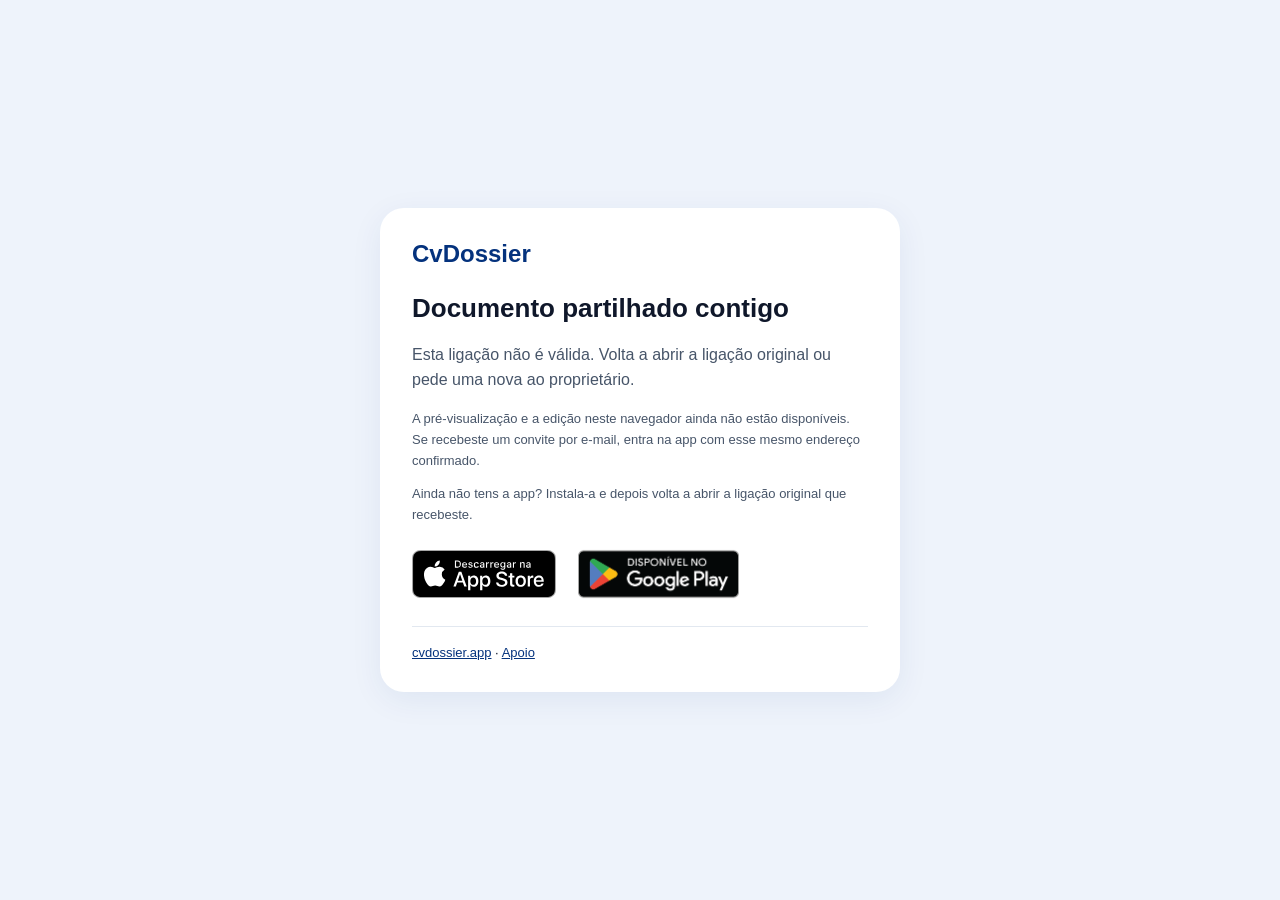
<file: c/index.html>
<!doctype html>
<html lang="pt">
<head>
  <meta charset="utf-8">
  <meta name="viewport" content="width=device-width,initial-scale=1">
  <meta name="robots" content="noindex,nofollow,noarchive">
  <meta name="referrer" content="no-referrer">
  <meta http-equiv="Content-Security-Policy" content="default-src 'none'; style-src 'unsafe-inline'; script-src 'unsafe-inline'; img-src 'self'; base-uri 'none'; form-action 'none'; connect-src 'none'">
  <title>Documento partilhado · CvDossier</title>
  <style>
    :root{font-family:-apple-system,BlinkMacSystemFont,'Segoe UI',Roboto,Arial,sans-serif;color:#0f172a;background:#eef3fb;color-scheme:light}
    *{box-sizing:border-box}body{margin:0;min-height:100vh;display:grid;place-items:center;padding:24px}main{max-width:520px;background:white;padding:32px;border-radius:24px;box-shadow:0 8px 32px #04327d12}header{font-size:24px;font-weight:800;color:#04327d;margin-bottom:24px}h1{font-size:26px;line-height:1.25}p{color:#475569;line-height:1.6}a{color:#04327d}.button{display:block;margin:24px 0;padding:16px;text-align:center;border-radius:12px;background:#04327d;color:white;text-decoration:none;font-weight:700}.stores{display:flex;flex-wrap:wrap;align-items:center;gap:22px;margin:24px 0}.stores a{display:flex;align-items:center;height:48px;border-radius:6px}.stores img{display:block;width:auto;height:48px}.stores .google-play{height:calc(48px * 250 / 192);margin-block:calc(-48px * 29 / 192)}.note{font-size:13px}.hidden{display:none}footer{border-top:1px solid #e2e8f0;margin-top:28px;padding-top:18px;font-size:13px}
  </style>
</head>
<body>
<main>
  <header>CvDossier</header>
  <h1>Documento partilhado contigo</h1>
  <p id="message">Abre esta ligação na app CvDossier e entra na tua conta para consultar ou editar o documento.</p>
  <a id="open" class="button hidden" rel="noreferrer">Abrir na app CvDossier</a>
  <p class="note">A pré-visualização e a edição neste navegador ainda não estão disponíveis. Se recebeste um convite por e-mail, entra na app com esse mesmo endereço confirmado.</p>
  <p class="note">Ainda não tens a app? Instala-a e depois volta a abrir a ligação original que recebeste.</p>
  <div class="stores">
    <a href="https://apps.apple.com/us/app/cvdossier/id6822973085" rel="noreferrer noopener"><img src="../assets/lojas/app-store-pt.svg" alt="Descarregar na App Store" width="120" height="40"></a>
    <a href="https://play.google.com/store/apps/details?id=com.cvdossier.app" rel="noreferrer noopener"><img class="google-play" src="../assets/lojas/google-play-pt-br.png" alt="Disponível no Google Play" width="646" height="250"></a>
  </div>
  <footer><a href="https://cvdossier.app" rel="noreferrer">cvdossier.app</a> · <a href="mailto:geralcvdossier@gmail.com">Apoio</a></footer>
</main>
<script>
  (() => {
    const params = new URLSearchParams(window.location.search);
    const entries = [...params.entries()];
    const candidate = entries.length === 1 ? entries[0] : null;
    const valid = candidate && candidate[0].length <= 30 && /^[a-z0-9]+(?:-[a-z0-9]+)*$/.test(candidate[0]) && /^[A-Za-z0-9_-]{22}$/.test(candidate[1]);
    const kind = valid ? 'link' : null;
    const token = valid ? candidate[1] : null;
    const open = document.getElementById('open');
    if (!kind || !token || !(kind === 'invite' ? /^[a-f0-9]{64}$/ : /^(?:[a-f0-9]{64}|[A-Za-z0-9_-]{22})$/).test(token)) {
      document.getElementById('message').textContent = 'Esta ligação não é válida. Volta a abrir a ligação original ou pede uma nova ao proprietário.';
      return;
    }
    open.href = 'cvdossier://colaborar?' + kind + '=' + token;
    open.classList.remove('hidden');
    // Só abre após toque; visitar a página nunca aceita nem consome um convite.
  })();
</script>
</body>
</html>
</file>
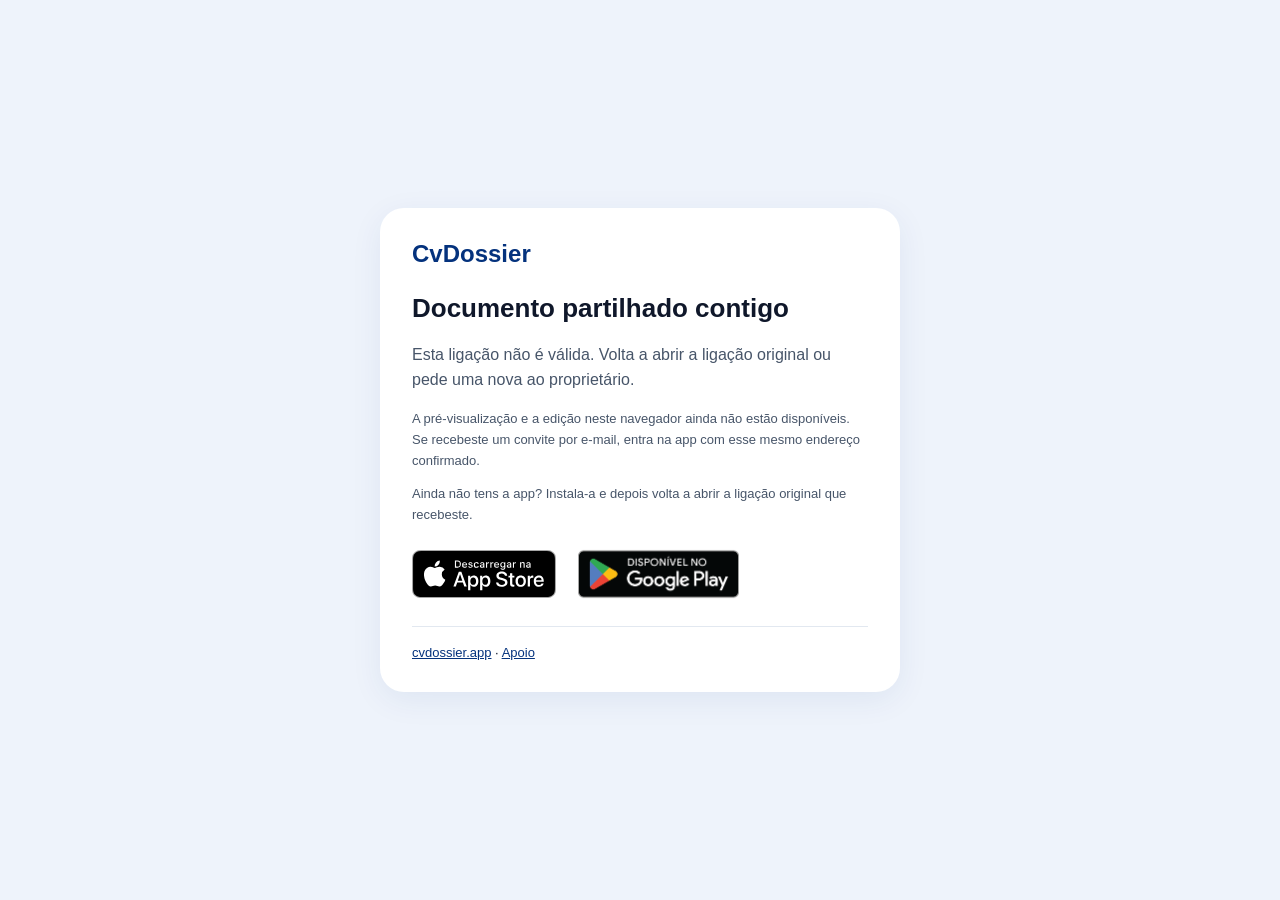
<file: colaborar/index.html>
<!doctype html>
<html lang="pt">
<head>
  <meta charset="utf-8">
  <meta name="viewport" content="width=device-width,initial-scale=1">
  <meta name="robots" content="noindex,nofollow,noarchive">
  <meta name="referrer" content="no-referrer">
  <meta http-equiv="Content-Security-Policy" content="default-src 'none'; style-src 'unsafe-inline'; script-src 'unsafe-inline'; img-src 'self'; base-uri 'none'; form-action 'none'; connect-src 'none'">
  <title>Documento partilhado · CvDossier</title>
  <style>
    :root{font-family:-apple-system,BlinkMacSystemFont,'Segoe UI',Roboto,Arial,sans-serif;color:#0f172a;background:#eef3fb;color-scheme:light}
    *{box-sizing:border-box}body{margin:0;min-height:100vh;display:grid;place-items:center;padding:24px}main{max-width:520px;background:white;padding:32px;border-radius:24px;box-shadow:0 8px 32px #04327d12}header{font-size:24px;font-weight:800;color:#04327d;margin-bottom:24px}h1{font-size:26px;line-height:1.25}p{color:#475569;line-height:1.6}a{color:#04327d}.button{display:block;margin:24px 0;padding:16px;text-align:center;border-radius:12px;background:#04327d;color:white;text-decoration:none;font-weight:700}.stores{display:flex;flex-wrap:wrap;align-items:center;gap:22px;margin:24px 0}.stores a{display:flex;align-items:center;height:48px;border-radius:6px}.stores img{display:block;width:auto;height:48px}.stores .google-play{height:calc(48px * 250 / 192);margin-block:calc(-48px * 29 / 192)}.note{font-size:13px}.hidden{display:none}footer{border-top:1px solid #e2e8f0;margin-top:28px;padding-top:18px;font-size:13px}
  </style>
</head>
<body>
<main>
  <header>CvDossier</header>
  <h1>Documento partilhado contigo</h1>
  <p id="message">Abre esta ligação na app CvDossier e entra na tua conta para consultar ou editar o documento.</p>
  <a id="open" class="button hidden" rel="noreferrer">Abrir na app CvDossier</a>
  <p class="note">A pré-visualização e a edição neste navegador ainda não estão disponíveis. Se recebeste um convite por e-mail, entra na app com esse mesmo endereço confirmado.</p>
  <p class="note">Ainda não tens a app? Instala-a e depois volta a abrir a ligação original que recebeste.</p>
  <div class="stores">
    <a href="https://apps.apple.com/us/app/cvdossier/id6822973085" rel="noreferrer noopener"><img src="../assets/lojas/app-store-pt.svg" alt="Descarregar na App Store" width="120" height="40"></a>
    <a href="https://play.google.com/store/apps/details?id=com.cvdossier.app" rel="noreferrer noopener"><img class="google-play" src="../assets/lojas/google-play-pt-br.png" alt="Disponível no Google Play" width="646" height="250"></a>
  </div>
  <footer><a href="https://cvdossier.app" rel="noreferrer">cvdossier.app</a> · <a href="mailto:geralcvdossier@gmail.com">Apoio</a></footer>
</main>
<script>
  (() => {
    const params = new URLSearchParams(window.location.search);
    const invite = params.getAll('invite');
    const link = params.getAll('link');
    const kind = invite.length === 1 && link.length === 0 ? 'invite' : link.length === 1 && invite.length === 0 ? 'link' : null;
    const token = kind ? params.get(kind) : null;
    const open = document.getElementById('open');
    if (!kind || !token || !(kind === 'invite' ? /^[a-f0-9]{64}$/ : /^(?:[a-f0-9]{64}|[A-Za-z0-9_-]{22})$/).test(token)) {
      document.getElementById('message').textContent = 'Esta ligação não é válida. Volta a abrir a ligação original ou pede uma nova ao proprietário.';
      return;
    }
    open.href = 'cvdossier://colaborar?' + kind + '=' + token;
    open.classList.remove('hidden');
    // Só abre após toque; visitar a página nunca aceita nem consome um convite.
  })();
</script>
</body>
</html>
</file>
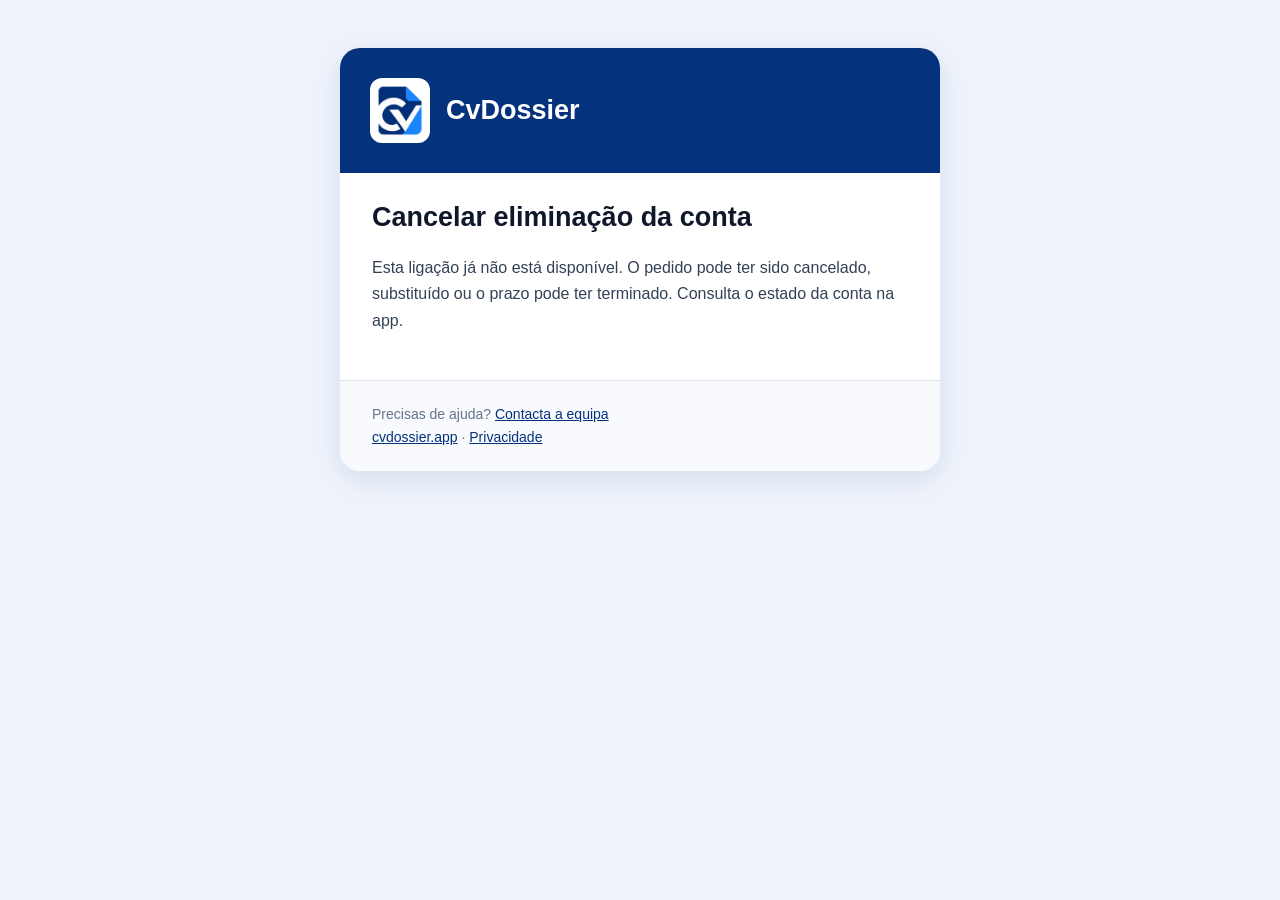
<file: conta/cancelar-eliminacao/index.html>
<!doctype html>
<html lang="pt">
<head>
  <meta charset="utf-8">
  <meta name="viewport" content="width=device-width,initial-scale=1">
  <meta name="referrer" content="no-referrer">
  <meta name="robots" content="noindex,nofollow,noarchive">
  <meta http-equiv="Content-Security-Policy" content="default-src 'none'; script-src 'self'; style-src 'self'; connect-src https://aqtsrewqwrfahwrvkpry.supabase.co; img-src 'self'; base-uri 'none'; form-action 'none'">
  <title>Cancelar eliminação da conta — CvDossier</title>
  <link rel="icon" href="/assets/marca/favicon.png">
  <link rel="stylesheet" href="./style.css">
</head>
<body>
  <main class="card">
    <header><img src="/assets/marca/simbolo.png" width="48" height="54" alt=""><span>CvDossier</span></header>
    <section aria-labelledby="heading">
      <h1 id="heading">Cancelar eliminação da conta</h1>
      <p id="message" role="status" aria-live="polite">Estamos a verificar o teu pedido…</p>
      <div id="details" hidden>
        <p>A eliminação está prevista a partir de <strong id="deadline"></strong>, no teu fuso horário.</p>
        <p>Se quiseres continuar connosco, confirma abaixo. A tua conta e os documentos serão mantidos.</p>
        <button id="confirm" type="button" disabled>Sim, cancelar a eliminação</button>
        <p class="muted">Se preferires manter o pedido, basta fechar esta página. Abrir esta ligação não cancela a eliminação.</p>
      </div>
      <button id="retry" type="button" hidden>Voltar a tentar</button>
      <noscript><p>Ativa o JavaScript para confirmar nesta página, ou abre a app e vai a Conta → Eliminar conta → Cancelar eliminação.</p></noscript>
    </section>
    <footer>Precisas de ajuda? <a href="mailto:geralcvdossier@gmail.com">Contacta a equipa</a><br><a href="/">cvdossier.app</a> · <a href="/privacidade.html">Privacidade</a></footer>
  </main>
  <script src="./script.js"></script>
</body>
</html>
</file>
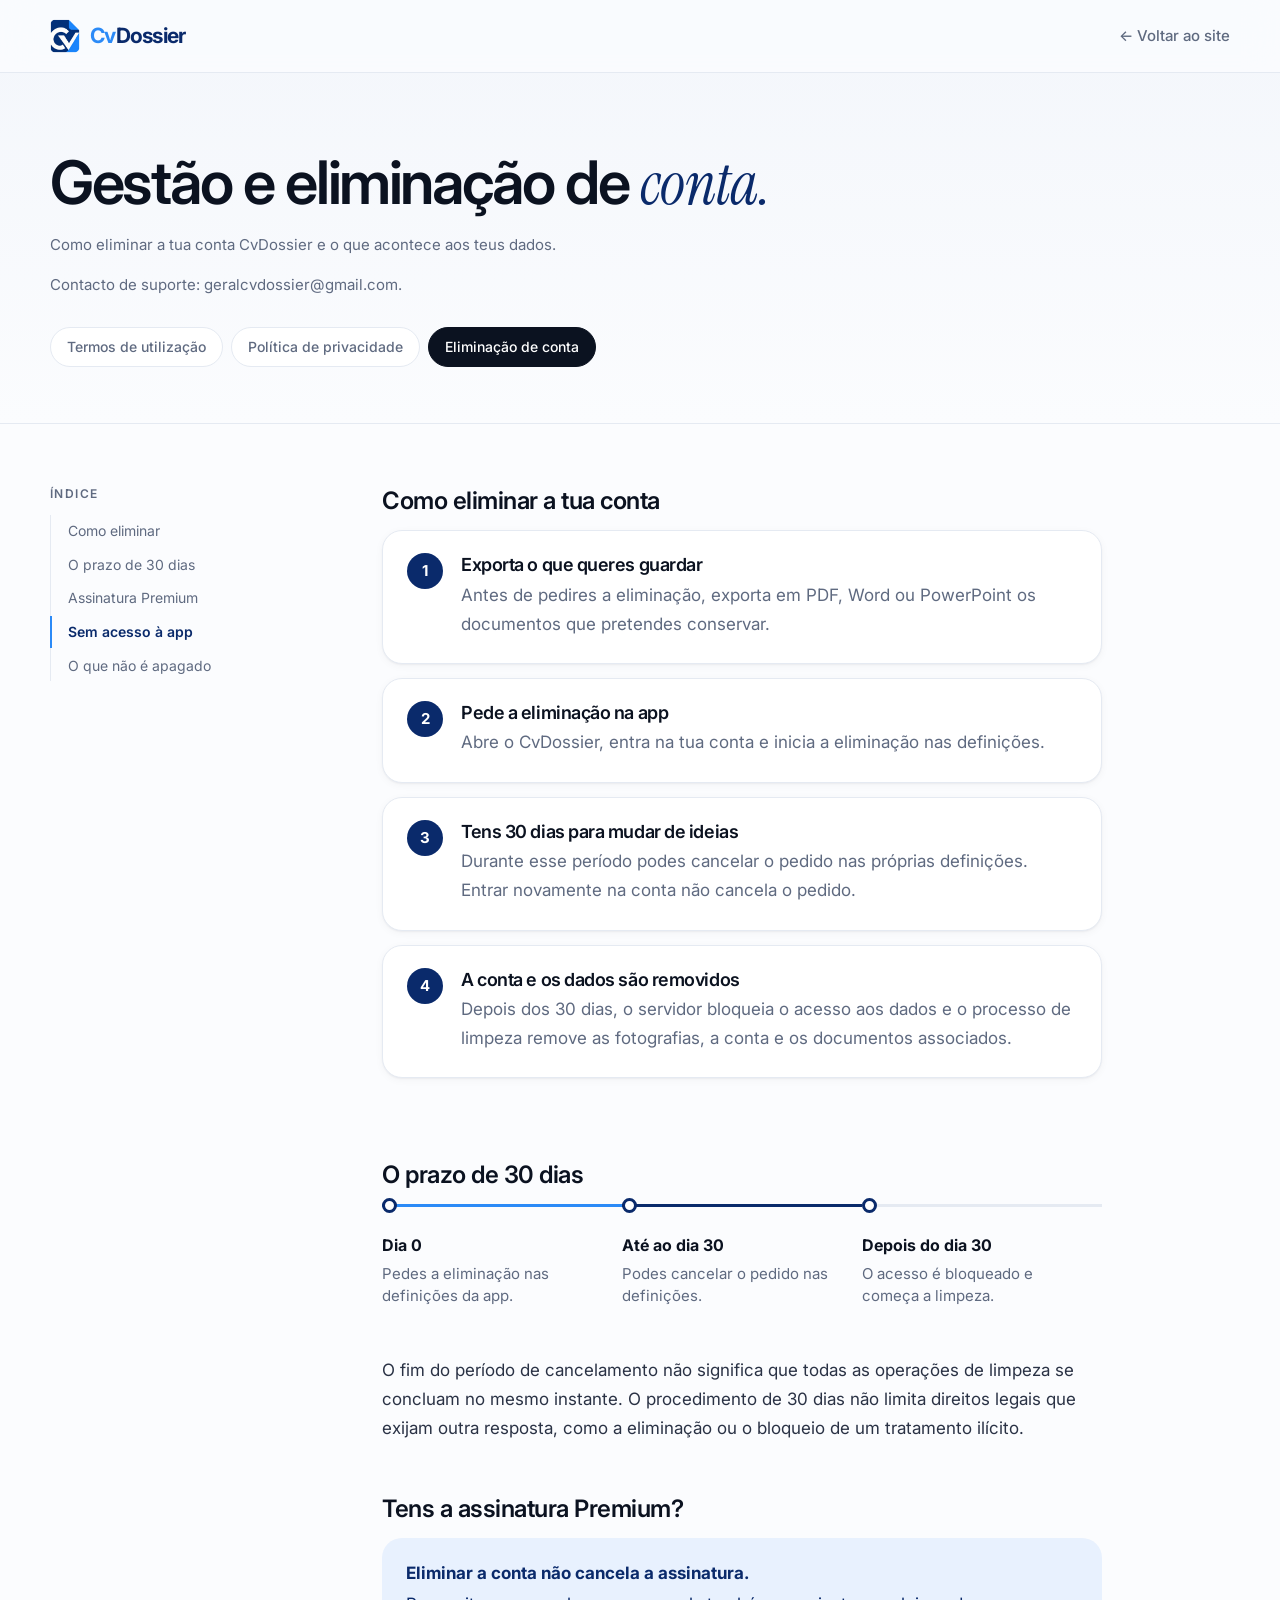
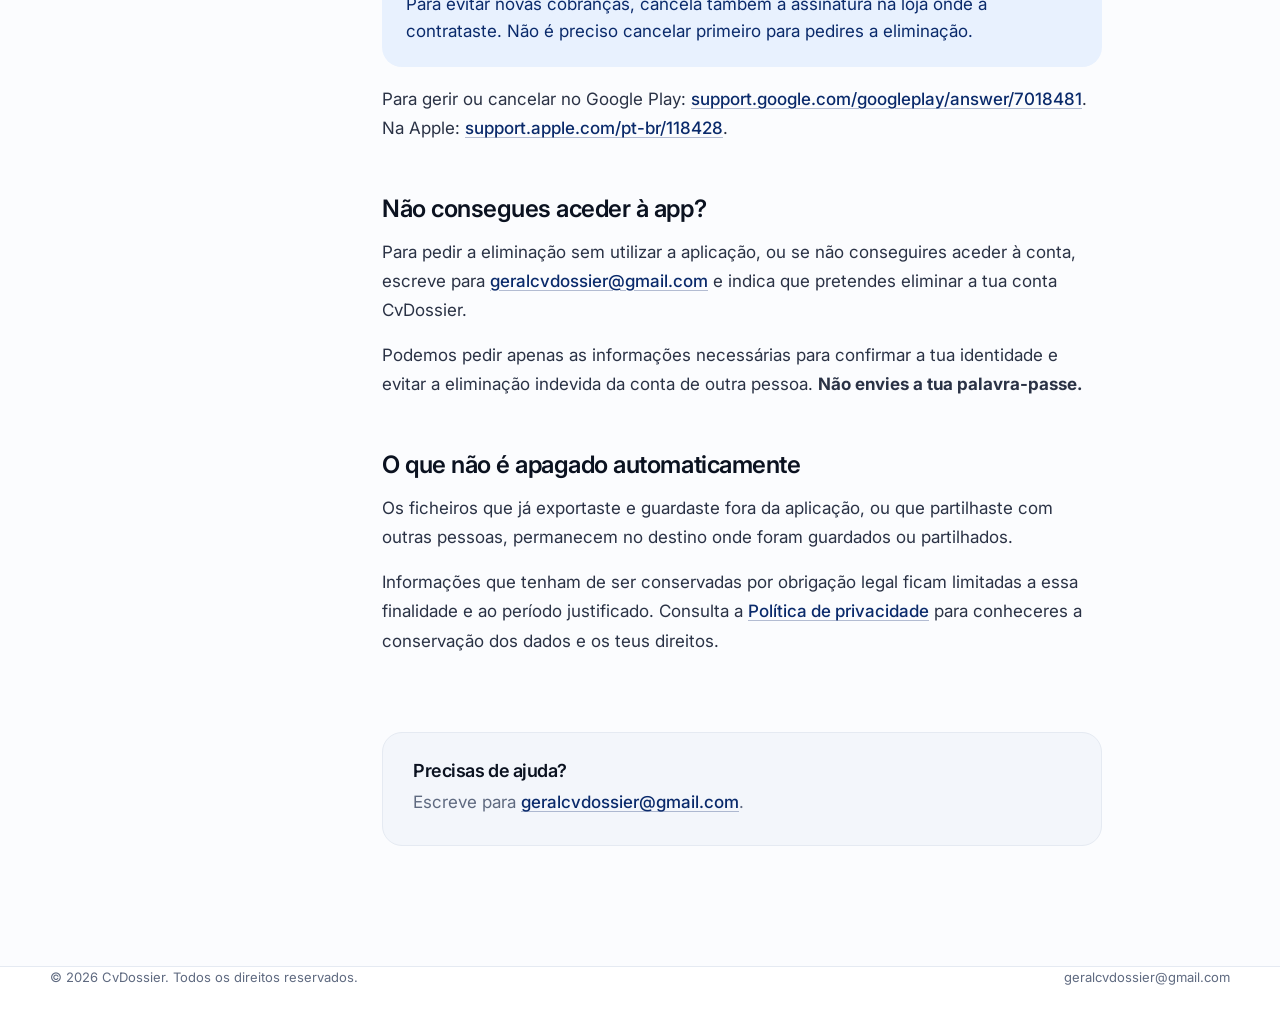
<file: eliminacao-de-conta.html>
<!doctype html>
<html lang="pt">
<head>
  <meta charset="utf-8">
  <meta name="viewport" content="width=device-width, initial-scale=1">
  <title>Gestão e eliminação de conta — CvDossier</title>
  <meta name="description" content="Como eliminar a tua conta CvDossier e o que acontece aos teus dados.">
  <meta name="theme-color" content="#0A2A6B">
  <link rel="canonical" href="https://cvdossier.app/eliminacao-de-conta.html">
  <link rel="icon" type="image/png" href="assets/marca/favicon.png">
  <link rel="apple-touch-icon" href="assets/marca/apple-touch-icon.png">
  <link rel="preconnect" href="https://fonts.googleapis.com">
  <link rel="preconnect" href="https://fonts.gstatic.com" crossorigin>
  <link href="https://fonts.googleapis.com/css2?family=Inter:wght@400;500;600;700&family=Instrument+Serif:ital@0;1&display=swap" rel="stylesheet">
  <link rel="stylesheet" href="styles.css">
</head>
<body class="legal-page">
  <a class="skip" href="#conteudo">Saltar para o conteúdo</a>
  <header class="site-header">
    <div class="container header-inner">
      <a class="brand" href="index.html" aria-label="CvDossier — início">
        <img src="assets/marca/simbolo.png" alt="" width="30" height="34">
        <span class="wordmark"><span class="wm-cv">Cv</span>Dossier</span>
      </a>
      <a class="back" href="index.html">← Voltar ao site</a>
    </div>
  </header>

  <main id="conteudo">
    <div class="legal-hero">
      <div class="container">
        <h1>Gestão e eliminação de <em>conta.</em></h1>
        <p class="legal-meta">Como eliminar a tua conta CvDossier e o que acontece aos teus dados.</p>
        <p class="legal-meta">Contacto de suporte: geralcvdossier@gmail.com.</p>
        <nav class="legal-tabs" aria-label="Documentos legais">
        <a href="termos.html">Termos de utilização</a>
        <a href="privacidade.html">Política de privacidade</a>
        <a href="eliminacao-de-conta.html" aria-current="page">Eliminação de conta</a>
        </nav>
      </div>
    </div>
    <div class="container legal-layout">
      <nav class="toc" aria-label="Índice">
        <h2>Índice</h2>
        <ol>
          <li><a href="#passos">Como eliminar</a></li>
          <li><a href="#prazo">O prazo de 30 dias</a></li>
          <li><a href="#premium">Assinatura Premium</a></li>
          <li><a href="#sem-acesso">Sem acesso à app</a></li>
          <li><a href="#o-que-fica">O que não é apagado</a></li>
        </ol>
      </nav>
      <article class="legal-body">
        <section id="passos">
          <h2>Como eliminar a tua conta</h2>
          <ol class="del-steps">
            <li><h3>Exporta o que queres guardar</h3><p>Antes de pedires a eliminação, exporta em PDF, Word ou PowerPoint os documentos que pretendes conservar.</p></li>
            <li><h3>Pede a eliminação na app</h3><p>Abre o CvDossier, entra na tua conta e inicia a eliminação nas definições.</p></li>
            <li><h3>Tens 30 dias para mudar de ideias</h3><p>Durante esse período podes cancelar o pedido nas próprias definições. Entrar novamente na conta não cancela o pedido.</p></li>
            <li><h3>A conta e os dados são removidos</h3><p>Depois dos 30 dias, o servidor bloqueia o acesso aos dados e o processo de limpeza remove as fotografias, a conta e os documentos associados.</p></li>
          </ol>
        </section>

        <section id="prazo">
          <h2>O prazo de 30 dias</h2>
          <div class="timeline">
            <div><strong>Dia 0</strong><span>Pedes a eliminação nas definições da app.</span></div>
            <div><strong>Até ao dia 30</strong><span>Podes cancelar o pedido nas definições.</span></div>
            <div><strong>Depois do dia 30</strong><span>O acesso é bloqueado e começa a limpeza.</span></div>
          </div>
          <p>O fim do período de cancelamento não significa que todas as operações de limpeza se concluam no mesmo instante. O procedimento de 30 dias não limita direitos legais que exijam outra resposta, como a eliminação ou o bloqueio de um tratamento ilícito.</p>
        </section>

        <section id="premium">
          <h2>Tens a assinatura Premium?</h2>
          <div class="callout"><strong>Eliminar a conta não cancela a assinatura.</strong>Para evitar novas cobranças, cancela também a assinatura na loja onde a contrataste. Não é preciso cancelar primeiro para pedires a eliminação.</div>
          <p>Para gerir ou cancelar no Google Play: <a href="https://support.google.com/googleplay/answer/7018481?hl=pt" target="_blank" rel="noopener">support.google.com/googleplay/answer/7018481</a>. Na Apple: <a href="https://support.apple.com/pt-br/118428" target="_blank" rel="noopener">support.apple.com/pt-br/118428</a>.</p>
        </section>

        <section id="sem-acesso">
          <h2>Não consegues aceder à app?</h2>
          <p>Para pedir a eliminação sem utilizar a aplicação, ou se não conseguires aceder à conta, escreve para <a href="mailto:geralcvdossier@gmail.com?subject=Eliminar%20a%20minha%20conta%20CvDossier">geralcvdossier@gmail.com</a> e indica que pretendes eliminar a tua conta CvDossier.</p>
          <p>Podemos pedir apenas as informações necessárias para confirmar a tua identidade e evitar a eliminação indevida da conta de outra pessoa. <strong>Não envies a tua palavra-passe.</strong></p>
        </section>

        <section id="o-que-fica">
          <h2>O que não é apagado automaticamente</h2>
          <p>Os ficheiros que já exportaste e guardaste fora da aplicação, ou que partilhaste com outras pessoas, permanecem no destino onde foram guardados ou partilhados.</p>
          <p>Informações que tenham de ser conservadas por obrigação legal ficam limitadas a essa finalidade e ao período justificado. Consulta a <a href="privacidade.html#s11">Política de privacidade</a> para conheceres a conservação dos dados e os teus direitos.</p>
        </section>

        <div class="legal-contact">
          <h3>Precisas de ajuda?</h3>
          <p>Escreve para <a href="mailto:geralcvdossier@gmail.com">geralcvdossier@gmail.com</a>.</p>
        </div>
      </article>
    </div>
  </main>

  <footer class="site-footer">
    <div class="container footer-bottom" style="margin-top:0;border-top:0;padding-top:0">
      <span>© <span data-year>2026</span> CvDossier. Todos os direitos reservados.</span>
      <span><a href="mailto:geralcvdossier@gmail.com">geralcvdossier@gmail.com</a></span>
    </div>
  </footer>
  <script src="script.js" defer></script>
</body>
</html>
</file>
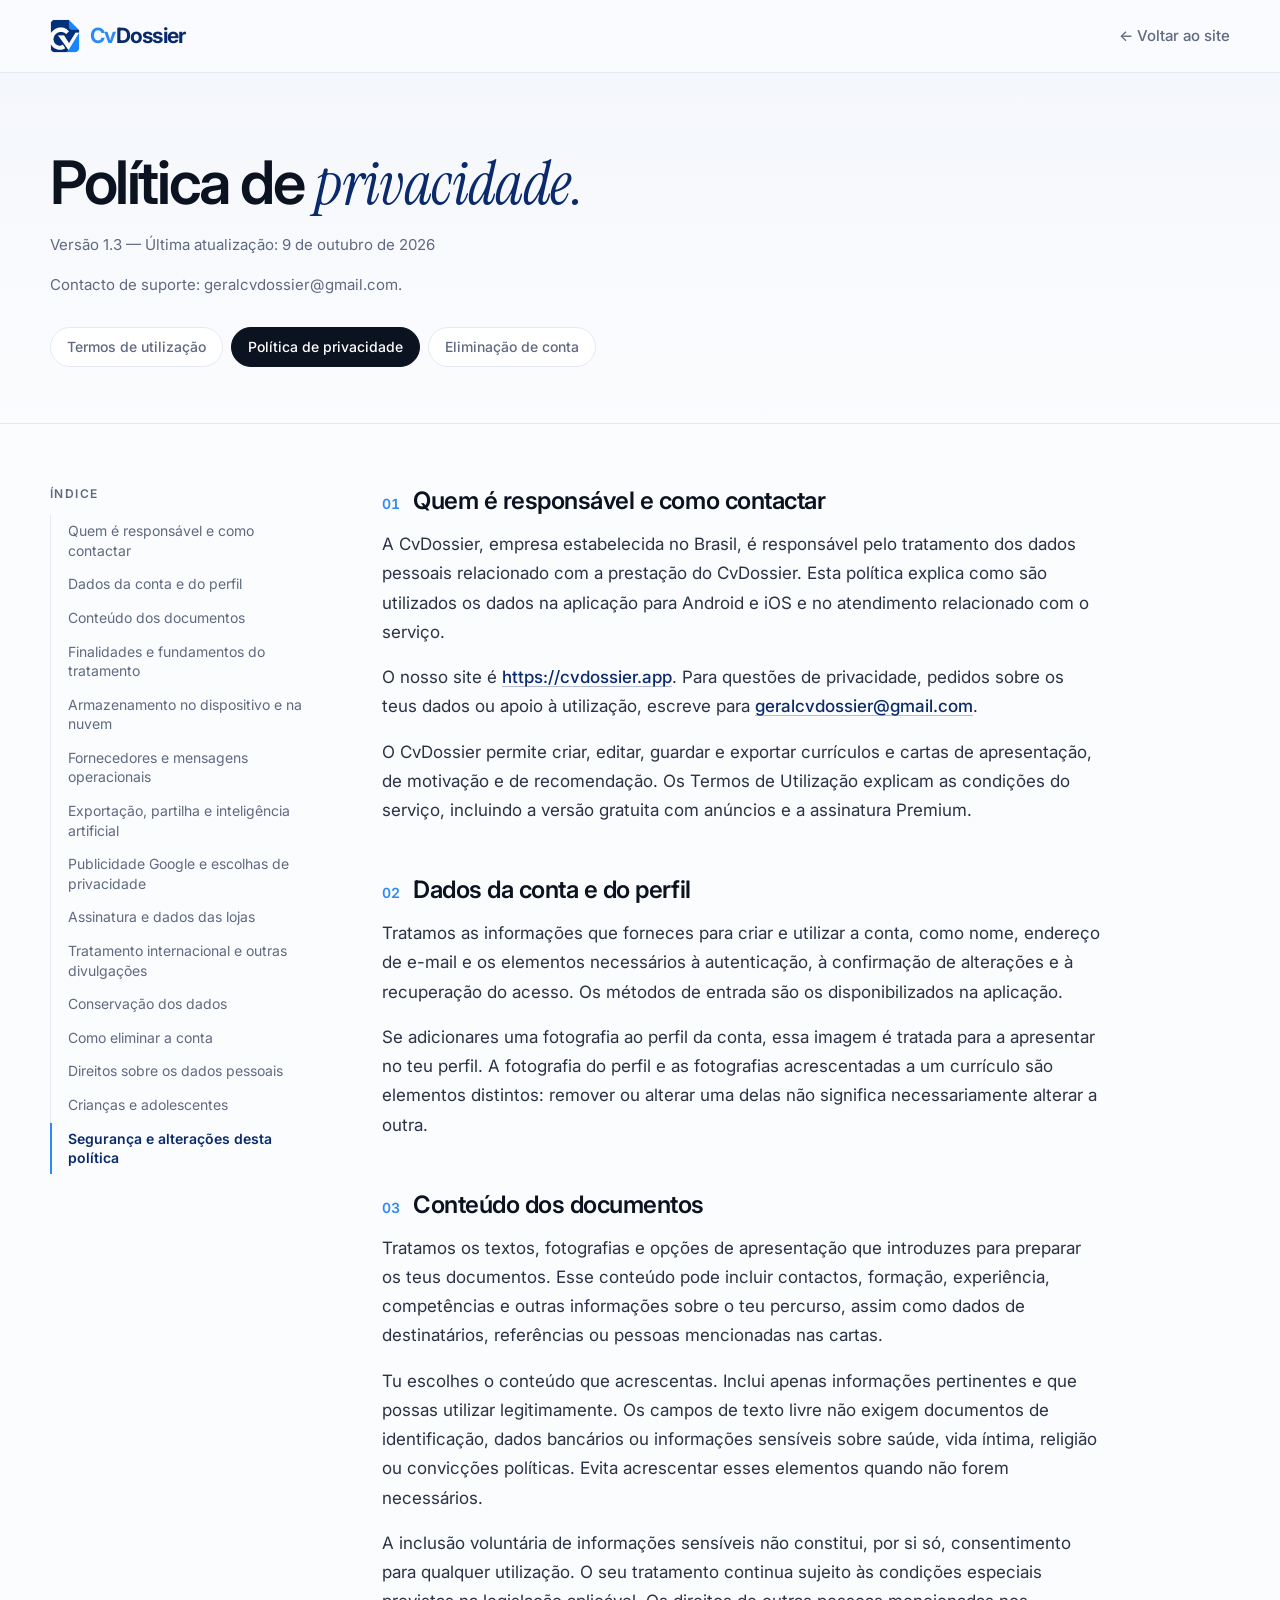
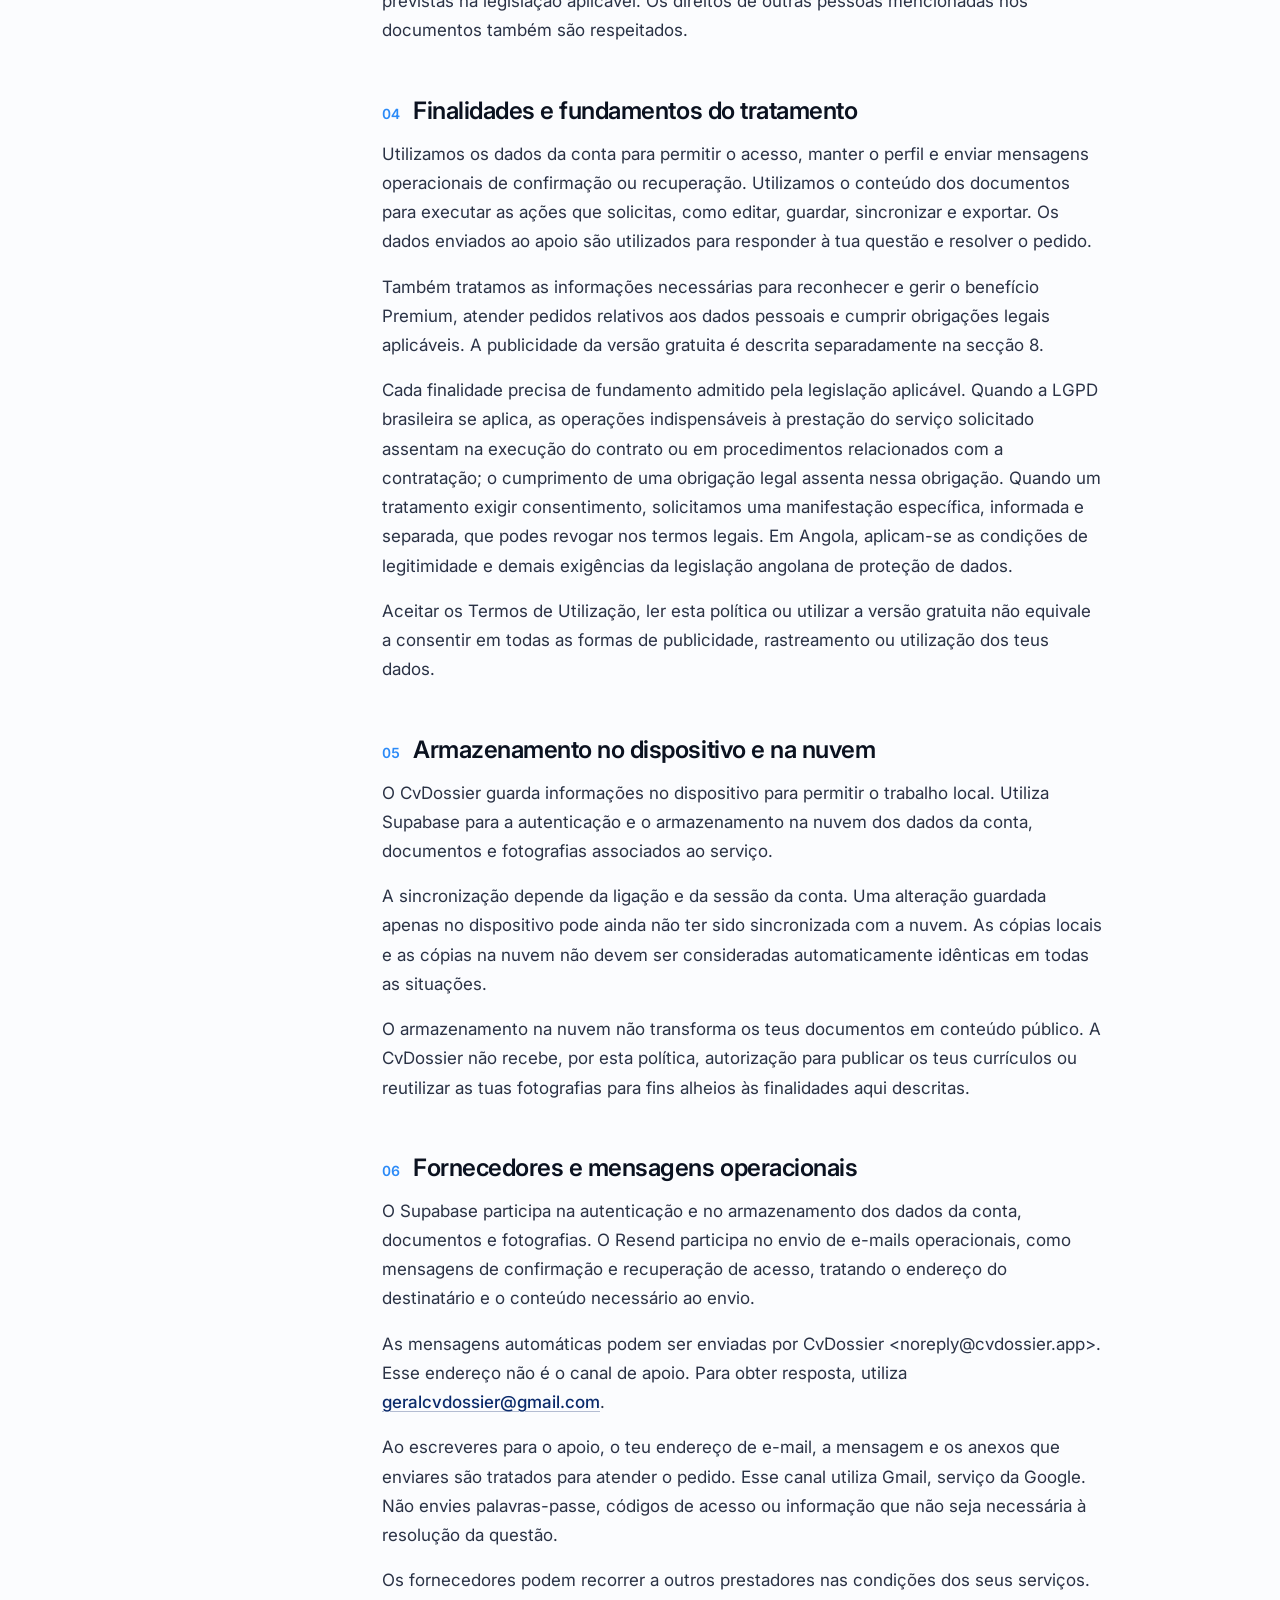
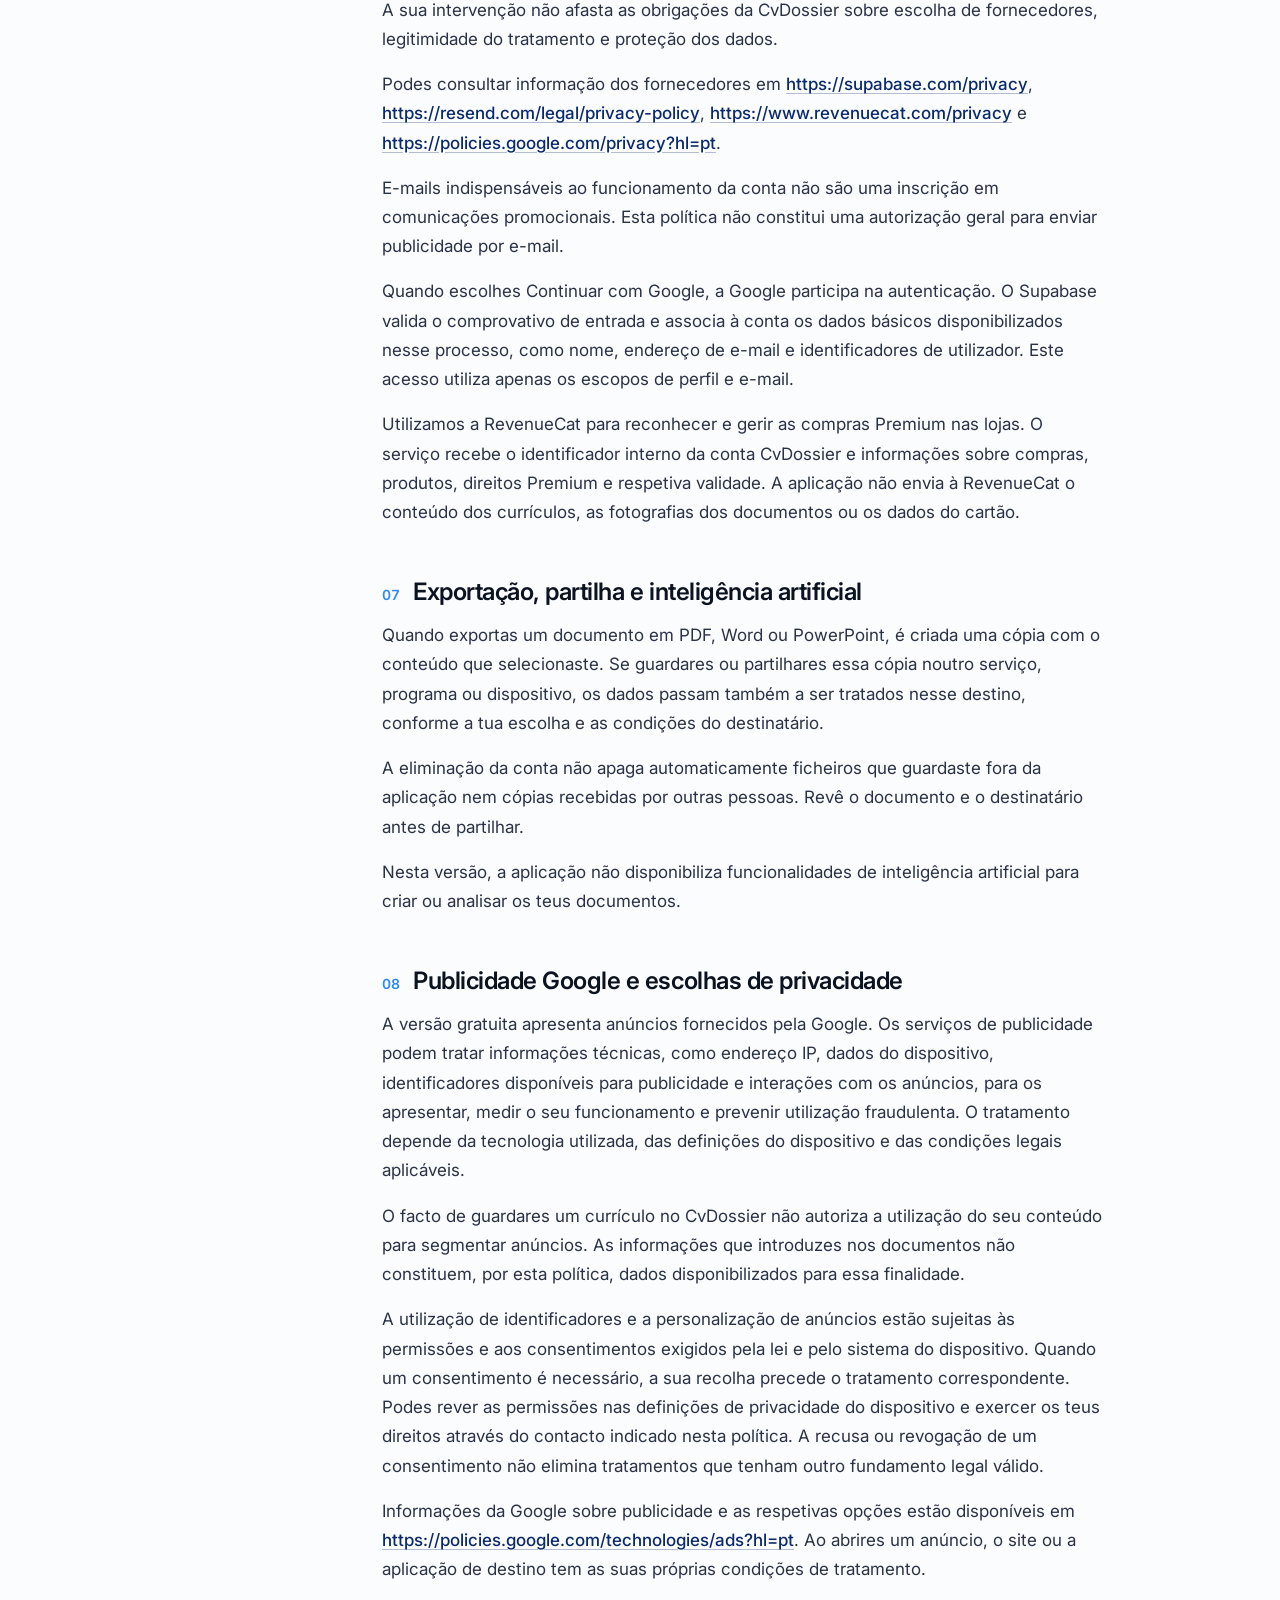
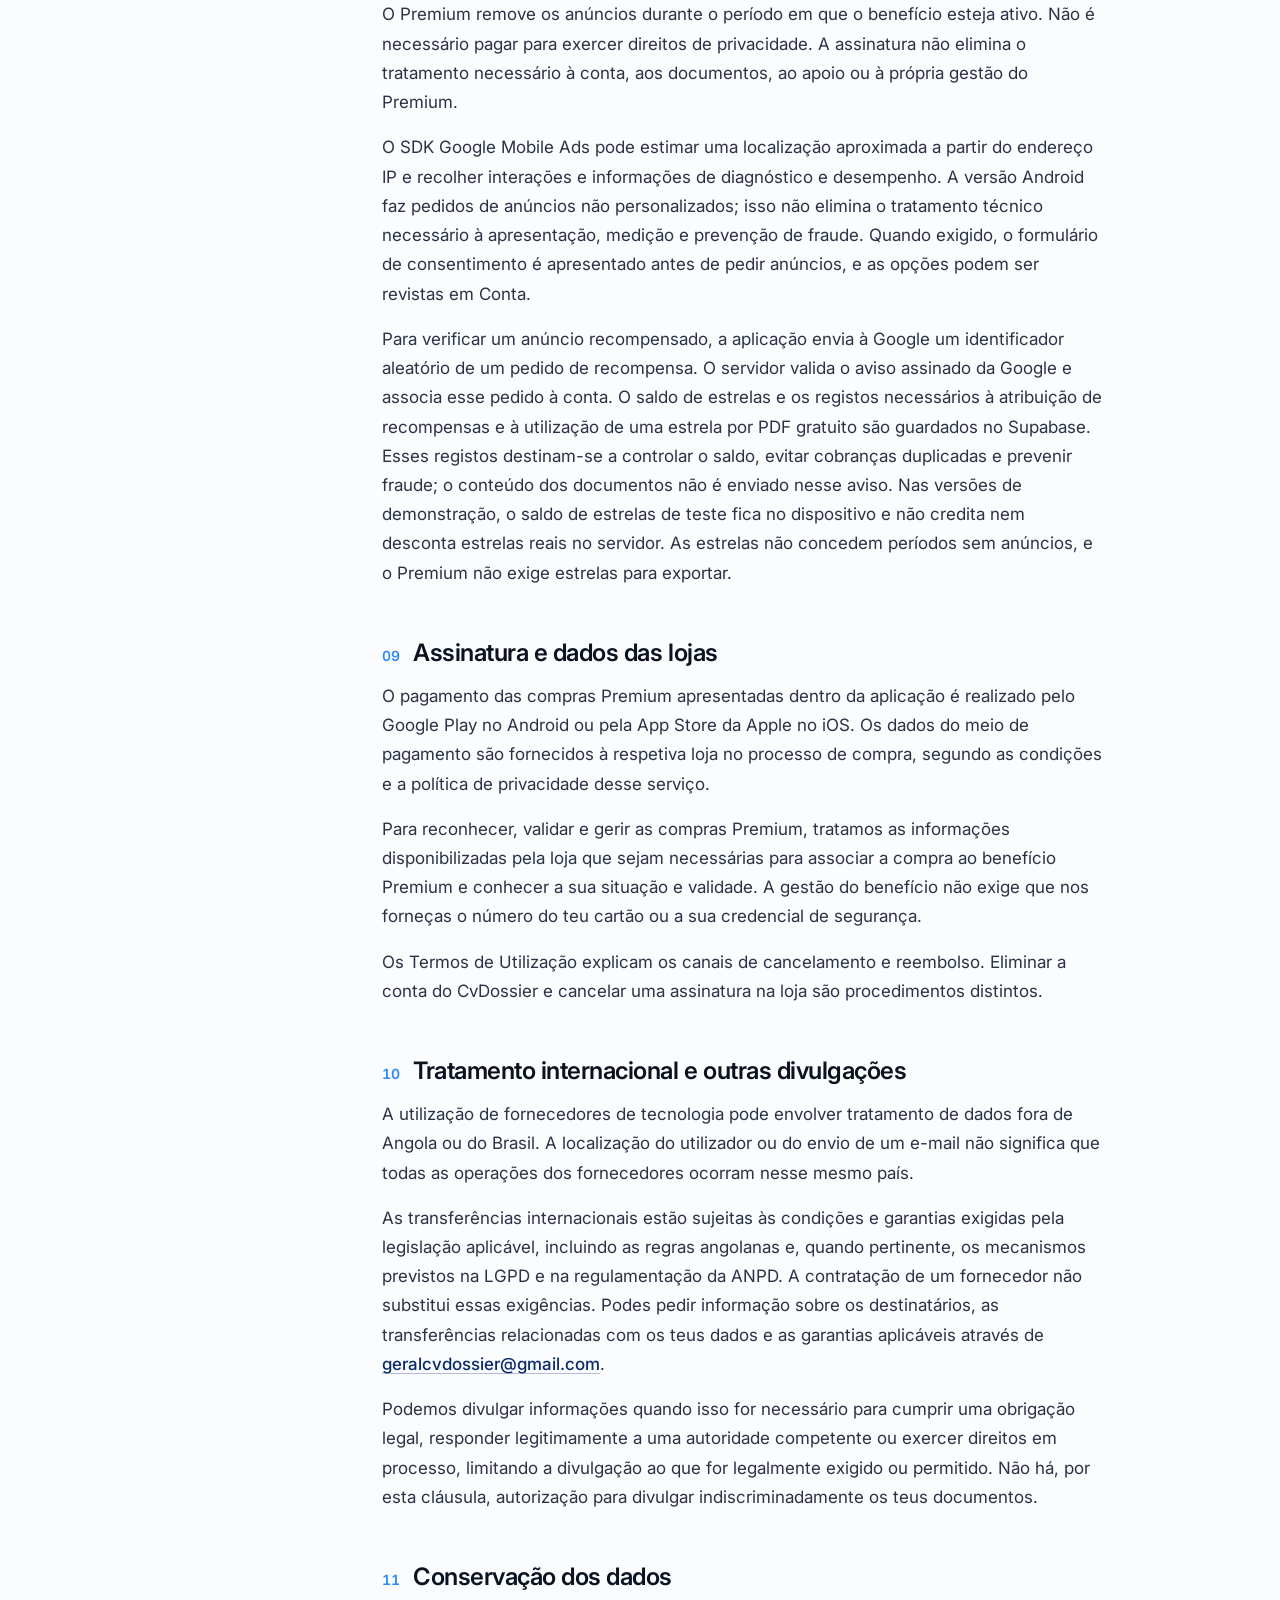
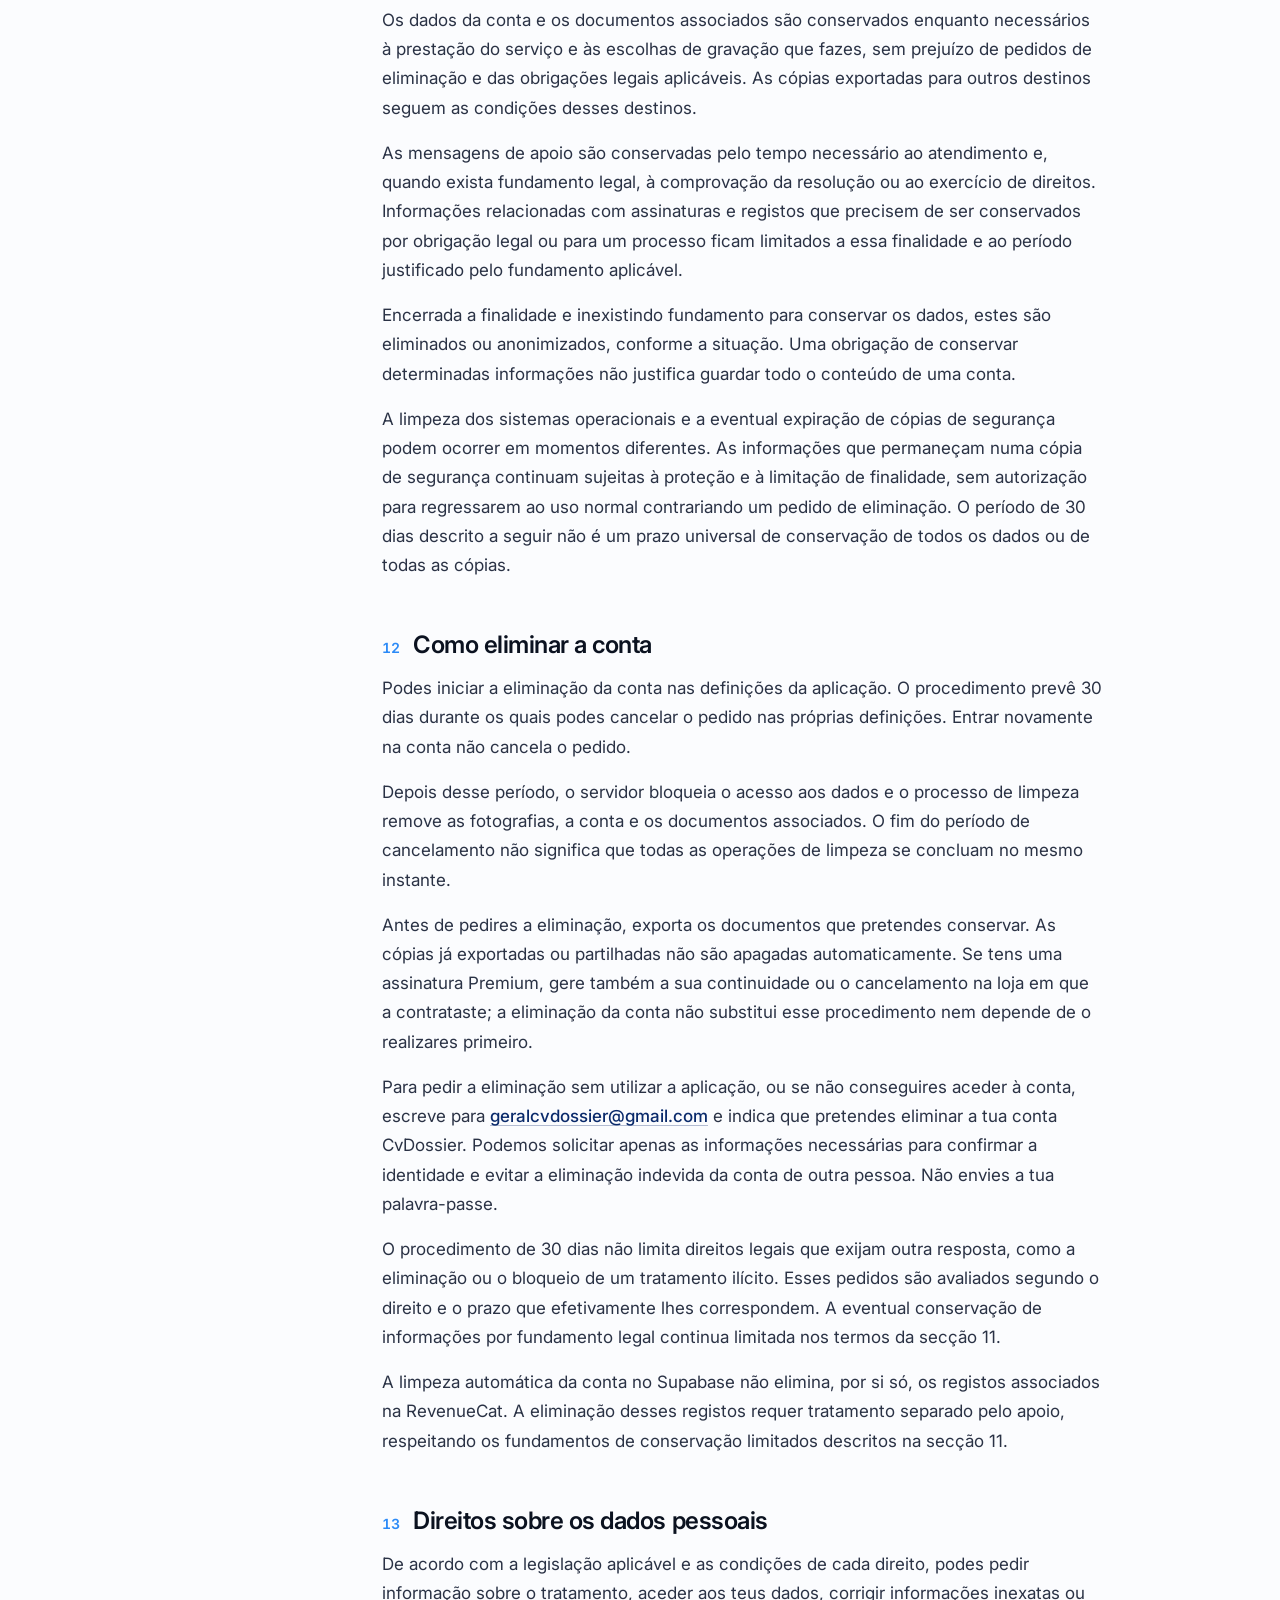
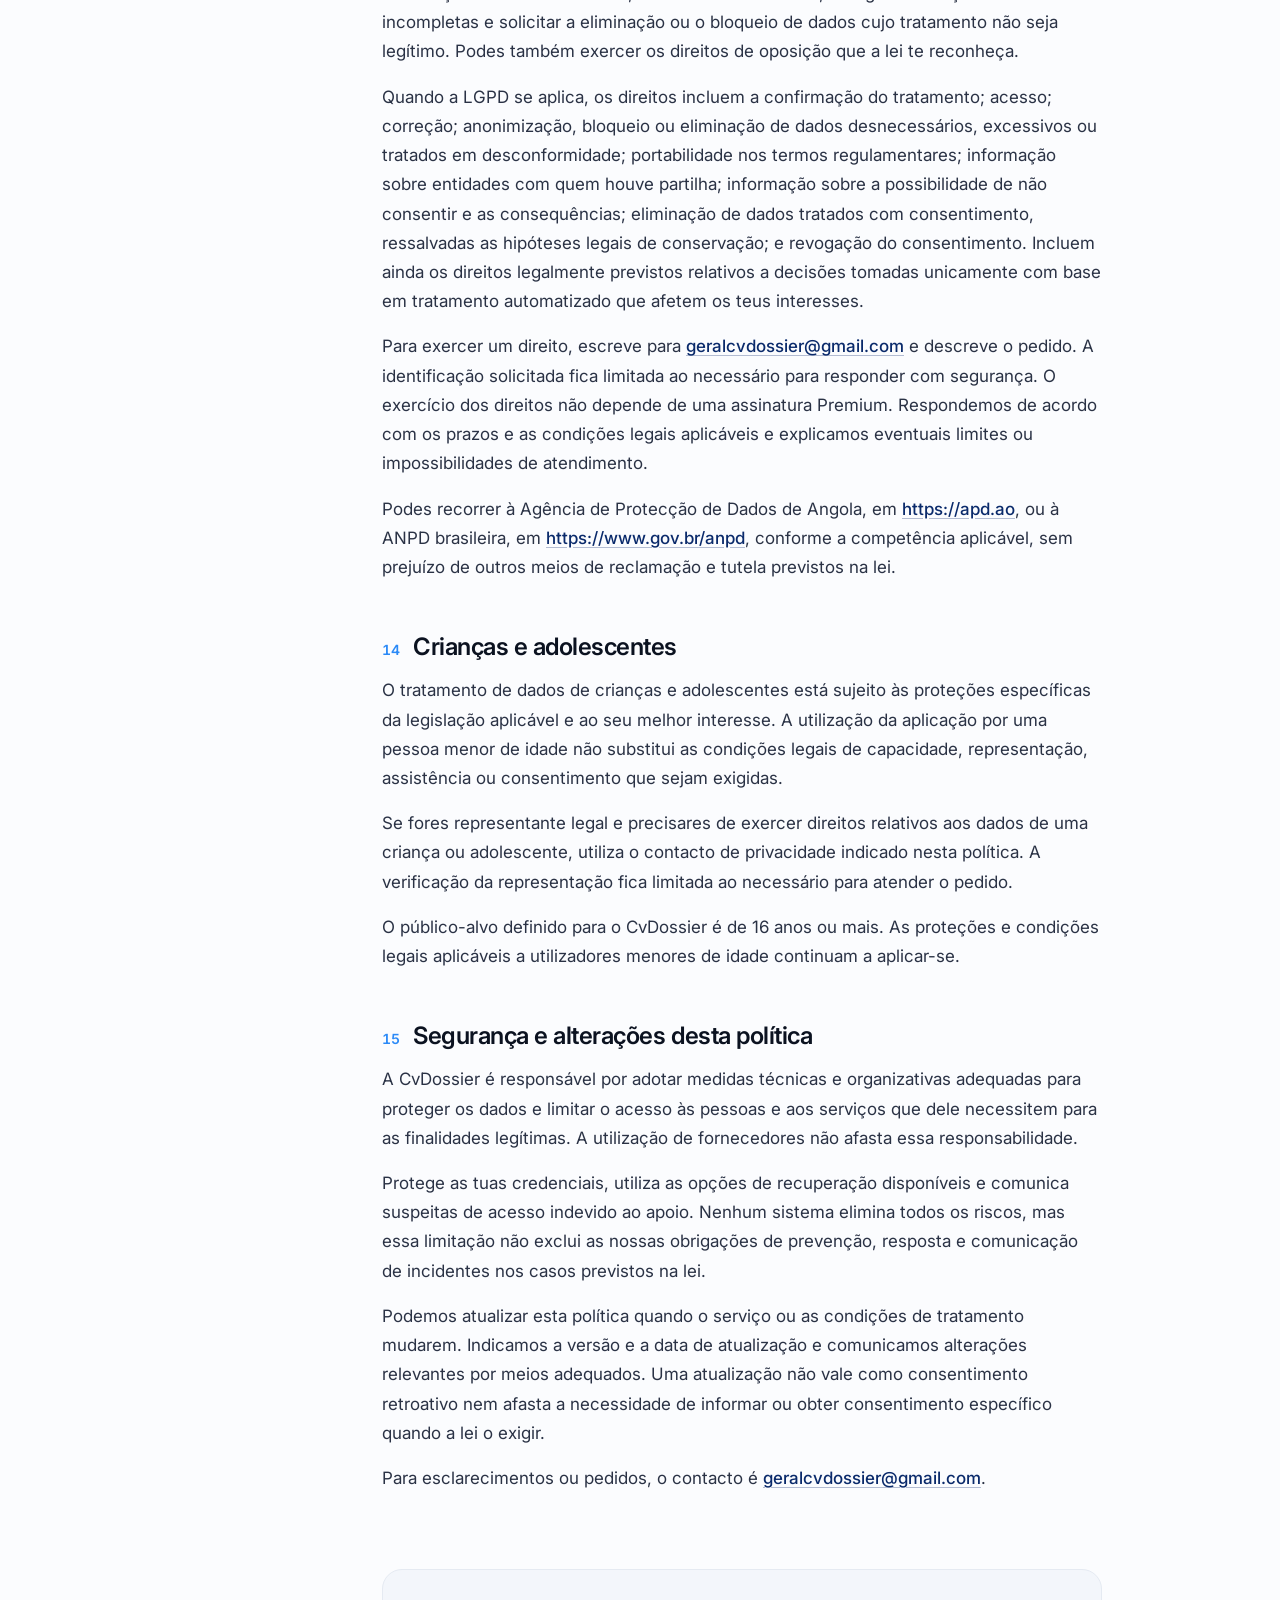
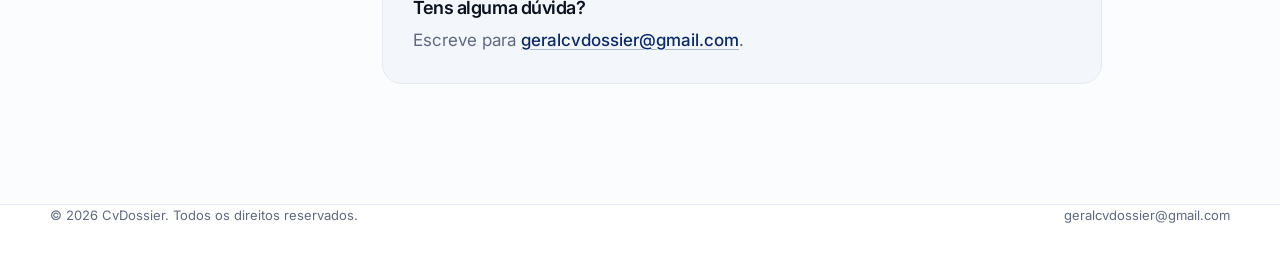
<file: privacidade.html>
<!doctype html>
<html lang="pt">
<head>
  <meta charset="utf-8">
  <meta name="viewport" content="width=device-width, initial-scale=1">
  <title>Política de privacidade — CvDossier</title>
  <meta name="description" content="Como o CvDossier trata os teus dados pessoais e como exerces os teus direitos.">
  <meta name="theme-color" content="#0A2A6B">
  <link rel="canonical" href="https://cvdossier.app/privacidade.html">
  <link rel="icon" type="image/png" href="assets/marca/favicon.png">
  <link rel="apple-touch-icon" href="assets/marca/apple-touch-icon.png">
  <link rel="preconnect" href="https://fonts.googleapis.com">
  <link rel="preconnect" href="https://fonts.gstatic.com" crossorigin>
  <link href="https://fonts.googleapis.com/css2?family=Inter:wght@400;500;600;700&family=Instrument+Serif:ital@0;1&display=swap" rel="stylesheet">
  <link rel="stylesheet" href="styles.css">
</head>
<body class="legal-page">
  <a class="skip" href="#conteudo">Saltar para o conteúdo</a>
  <header class="site-header">
    <div class="container header-inner">
      <a class="brand" href="index.html" aria-label="CvDossier — início">
        <img src="assets/marca/simbolo.png" alt="" width="30" height="34">
        <span class="wordmark"><span class="wm-cv">Cv</span>Dossier</span>
      </a>
      <a class="back" href="index.html">← Voltar ao site</a>
    </div>
  </header>

  <main id="conteudo">
    <div class="legal-hero">
      <div class="container">
        <h1>Política de <em>privacidade.</em></h1>
        <p class="legal-meta">Versão 1.3 — Última atualização: 9 de outubro de 2026</p>
        <p class="legal-meta">Contacto de suporte: geralcvdossier@gmail.com.</p>
        <nav class="legal-tabs" aria-label="Documentos legais">
        <a href="termos.html">Termos de utilização</a>
        <a href="privacidade.html" aria-current="page">Política de privacidade</a>
        <a href="eliminacao-de-conta.html">Eliminação de conta</a>
        </nav>
      </div>
    </div>
    <div class="container legal-layout">
      <nav class="toc" aria-label="Índice">
        <h2>Índice</h2>
        <ol>
          <li><a href="#s1">Quem é responsável e como contactar</a></li>
          <li><a href="#s2">Dados da conta e do perfil</a></li>
          <li><a href="#s3">Conteúdo dos documentos</a></li>
          <li><a href="#s4">Finalidades e fundamentos do tratamento</a></li>
          <li><a href="#s5">Armazenamento no dispositivo e na nuvem</a></li>
          <li><a href="#s6">Fornecedores e mensagens operacionais</a></li>
          <li><a href="#s7">Exportação, partilha e inteligência artificial</a></li>
          <li><a href="#s8">Publicidade Google e escolhas de privacidade</a></li>
          <li><a href="#s9">Assinatura e dados das lojas</a></li>
          <li><a href="#s10">Tratamento internacional e outras divulgações</a></li>
          <li><a href="#s11">Conservação dos dados</a></li>
          <li><a href="#s12">Como eliminar a conta</a></li>
          <li><a href="#s13">Direitos sobre os dados pessoais</a></li>
          <li><a href="#s14">Crianças e adolescentes</a></li>
          <li><a href="#s15">Segurança e alterações desta política</a></li>
        </ol>
      </nav>
      <article class="legal-body">
        <section id="s1">
          <h2><span class="n">01</span>Quem é responsável e como contactar</h2>
          <p>A CvDossier, empresa estabelecida no Brasil, é responsável pelo tratamento dos dados pessoais relacionado com a prestação do CvDossier. Esta política explica como são utilizados os dados na aplicação para Android e iOS e no atendimento relacionado com o serviço.</p>
          <p>O nosso site é <a href="https://cvdossier.app" target="_blank" rel="noopener">https://cvdossier.app</a>. Para questões de privacidade, pedidos sobre os teus dados ou apoio à utilização, escreve para <a href="mailto:geralcvdossier@gmail.com">geralcvdossier@gmail.com</a>.</p>
          <p>O CvDossier permite criar, editar, guardar e exportar currículos e cartas de apresentação, de motivação e de recomendação. Os Termos de Utilização explicam as condições do serviço, incluindo a versão gratuita com anúncios e a assinatura Premium.</p>
        </section>
        <section id="s2">
          <h2><span class="n">02</span>Dados da conta e do perfil</h2>
          <p>Tratamos as informações que forneces para criar e utilizar a conta, como nome, endereço de e-mail e os elementos necessários à autenticação, à confirmação de alterações e à recuperação do acesso. Os métodos de entrada são os disponibilizados na aplicação.</p>
          <p>Se adicionares uma fotografia ao perfil da conta, essa imagem é tratada para a apresentar no teu perfil. A fotografia do perfil e as fotografias acrescentadas a um currículo são elementos distintos: remover ou alterar uma delas não significa necessariamente alterar a outra.</p>
        </section>
        <section id="s3">
          <h2><span class="n">03</span>Conteúdo dos documentos</h2>
          <p>Tratamos os textos, fotografias e opções de apresentação que introduzes para preparar os teus documentos. Esse conteúdo pode incluir contactos, formação, experiência, competências e outras informações sobre o teu percurso, assim como dados de destinatários, referências ou pessoas mencionadas nas cartas.</p>
          <p>Tu escolhes o conteúdo que acrescentas. Inclui apenas informações pertinentes e que possas utilizar legitimamente. Os campos de texto livre não exigem documentos de identificação, dados bancários ou informações sensíveis sobre saúde, vida íntima, religião ou convicções políticas. Evita acrescentar esses elementos quando não forem necessários.</p>
          <p>A inclusão voluntária de informações sensíveis não constitui, por si só, consentimento para qualquer utilização. O seu tratamento continua sujeito às condições especiais previstas na legislação aplicável. Os direitos de outras pessoas mencionadas nos documentos também são respeitados.</p>
        </section>
        <section id="s4">
          <h2><span class="n">04</span>Finalidades e fundamentos do tratamento</h2>
          <p>Utilizamos os dados da conta para permitir o acesso, manter o perfil e enviar mensagens operacionais de confirmação ou recuperação. Utilizamos o conteúdo dos documentos para executar as ações que solicitas, como editar, guardar, sincronizar e exportar. Os dados enviados ao apoio são utilizados para responder à tua questão e resolver o pedido.</p>
          <p>Também tratamos as informações necessárias para reconhecer e gerir o benefício Premium, atender pedidos relativos aos dados pessoais e cumprir obrigações legais aplicáveis. A publicidade da versão gratuita é descrita separadamente na secção 8.</p>
          <p>Cada finalidade precisa de fundamento admitido pela legislação aplicável. Quando a LGPD brasileira se aplica, as operações indispensáveis à prestação do serviço solicitado assentam na execução do contrato ou em procedimentos relacionados com a contratação; o cumprimento de uma obrigação legal assenta nessa obrigação. Quando um tratamento exigir consentimento, solicitamos uma manifestação específica, informada e separada, que podes revogar nos termos legais. Em Angola, aplicam-se as condições de legitimidade e demais exigências da legislação angolana de proteção de dados.</p>
          <p>Aceitar os Termos de Utilização, ler esta política ou utilizar a versão gratuita não equivale a consentir em todas as formas de publicidade, rastreamento ou utilização dos teus dados.</p>
        </section>
        <section id="s5">
          <h2><span class="n">05</span>Armazenamento no dispositivo e na nuvem</h2>
          <p>O CvDossier guarda informações no dispositivo para permitir o trabalho local. Utiliza Supabase para a autenticação e o armazenamento na nuvem dos dados da conta, documentos e fotografias associados ao serviço.</p>
          <p>A sincronização depende da ligação e da sessão da conta. Uma alteração guardada apenas no dispositivo pode ainda não ter sido sincronizada com a nuvem. As cópias locais e as cópias na nuvem não devem ser consideradas automaticamente idênticas em todas as situações.</p>
          <p>O armazenamento na nuvem não transforma os teus documentos em conteúdo público. A CvDossier não recebe, por esta política, autorização para publicar os teus currículos ou reutilizar as tuas fotografias para fins alheios às finalidades aqui descritas.</p>
        </section>
        <section id="s6">
          <h2><span class="n">06</span>Fornecedores e mensagens operacionais</h2>
          <p>O Supabase participa na autenticação e no armazenamento dos dados da conta, documentos e fotografias. O Resend participa no envio de e-mails operacionais, como mensagens de confirmação e recuperação de acesso, tratando o endereço do destinatário e o conteúdo necessário ao envio.</p>
          <p>As mensagens automáticas podem ser enviadas por CvDossier &lt;noreply@cvdossier.app&gt;. Esse endereço não é o canal de apoio. Para obter resposta, utiliza <a href="mailto:geralcvdossier@gmail.com">geralcvdossier@gmail.com</a>.</p>
          <p>Ao escreveres para o apoio, o teu endereço de e-mail, a mensagem e os anexos que enviares são tratados para atender o pedido. Esse canal utiliza Gmail, serviço da Google. Não envies palavras-passe, códigos de acesso ou informação que não seja necessária à resolução da questão.</p>
          <p>Os fornecedores podem recorrer a outros prestadores nas condições dos seus serviços. A sua intervenção não afasta as obrigações da CvDossier sobre escolha de fornecedores, legitimidade do tratamento e proteção dos dados.</p>
          <p>Podes consultar informação dos fornecedores em <a href="https://supabase.com/privacy" target="_blank" rel="noopener">https://supabase.com/privacy</a>, <a href="https://resend.com/legal/privacy-policy" target="_blank" rel="noopener">https://resend.com/legal/privacy-policy</a>, <a href="https://www.revenuecat.com/privacy" target="_blank" rel="noopener">https://www.revenuecat.com/privacy</a> e <a href="https://policies.google.com/privacy?hl=pt" target="_blank" rel="noopener">https://policies.google.com/privacy?hl=pt</a>.</p>
          <p>E-mails indispensáveis ao funcionamento da conta não são uma inscrição em comunicações promocionais. Esta política não constitui uma autorização geral para enviar publicidade por e-mail.</p>
          <p>Quando escolhes Continuar com Google, a Google participa na autenticação. O Supabase valida o comprovativo de entrada e associa à conta os dados básicos disponibilizados nesse processo, como nome, endereço de e-mail e identificadores de utilizador. Este acesso utiliza apenas os escopos de perfil e e-mail.</p>
          <p>Utilizamos a RevenueCat para reconhecer e gerir as compras Premium nas lojas. O serviço recebe o identificador interno da conta CvDossier e informações sobre compras, produtos, direitos Premium e respetiva validade. A aplicação não envia à RevenueCat o conteúdo dos currículos, as fotografias dos documentos ou os dados do cartão.</p>
        </section>
        <section id="s7">
          <h2><span class="n">07</span>Exportação, partilha e inteligência artificial</h2>
          <p>Quando exportas um documento em PDF, Word ou PowerPoint, é criada uma cópia com o conteúdo que selecionaste. Se guardares ou partilhares essa cópia noutro serviço, programa ou dispositivo, os dados passam também a ser tratados nesse destino, conforme a tua escolha e as condições do destinatário.</p>
          <p>A eliminação da conta não apaga automaticamente ficheiros que guardaste fora da aplicação nem cópias recebidas por outras pessoas. Revê o documento e o destinatário antes de partilhar.</p>
          <p>Nesta versão, a aplicação não disponibiliza funcionalidades de inteligência artificial para criar ou analisar os teus documentos.</p>
        </section>
        <section id="s8">
          <h2><span class="n">08</span>Publicidade Google e escolhas de privacidade</h2>
          <p>A versão gratuita apresenta anúncios fornecidos pela Google. Os serviços de publicidade podem tratar informações técnicas, como endereço IP, dados do dispositivo, identificadores disponíveis para publicidade e interações com os anúncios, para os apresentar, medir o seu funcionamento e prevenir utilização fraudulenta. O tratamento depende da tecnologia utilizada, das definições do dispositivo e das condições legais aplicáveis.</p>
          <p>O facto de guardares um currículo no CvDossier não autoriza a utilização do seu conteúdo para segmentar anúncios. As informações que introduzes nos documentos não constituem, por esta política, dados disponibilizados para essa finalidade.</p>
          <p>A utilização de identificadores e a personalização de anúncios estão sujeitas às permissões e aos consentimentos exigidos pela lei e pelo sistema do dispositivo. Quando um consentimento é necessário, a sua recolha precede o tratamento correspondente. Podes rever as permissões nas definições de privacidade do dispositivo e exercer os teus direitos através do contacto indicado nesta política. A recusa ou revogação de um consentimento não elimina tratamentos que tenham outro fundamento legal válido.</p>
          <p>Informações da Google sobre publicidade e as respetivas opções estão disponíveis em <a href="https://policies.google.com/technologies/ads?hl=pt" target="_blank" rel="noopener">https://policies.google.com/technologies/ads?hl=pt</a>. Ao abrires um anúncio, o site ou a aplicação de destino tem as suas próprias condições de tratamento.</p>
          <p>O Premium remove os anúncios durante o período em que o benefício esteja ativo. Não é necessário pagar para exercer direitos de privacidade. A assinatura não elimina o tratamento necessário à conta, aos documentos, ao apoio ou à própria gestão do Premium.</p>
          <p>O SDK Google Mobile Ads pode estimar uma localização aproximada a partir do endereço IP e recolher interações e informações de diagnóstico e desempenho. A versão Android faz pedidos de anúncios não personalizados; isso não elimina o tratamento técnico necessário à apresentação, medição e prevenção de fraude. Quando exigido, o formulário de consentimento é apresentado antes de pedir anúncios, e as opções podem ser revistas em Conta.</p>
          <p>Para verificar um anúncio recompensado, a aplicação envia à Google um identificador aleatório de um pedido de recompensa. O servidor valida o aviso assinado da Google e associa esse pedido à conta. O saldo de estrelas e os registos necessários à atribuição de recompensas e à utilização de uma estrela por PDF gratuito são guardados no Supabase. Esses registos destinam-se a controlar o saldo, evitar cobranças duplicadas e prevenir fraude; o conteúdo dos documentos não é enviado nesse aviso. Nas versões de demonstração, o saldo de estrelas de teste fica no dispositivo e não credita nem desconta estrelas reais no servidor. As estrelas não concedem períodos sem anúncios, e o Premium não exige estrelas para exportar.</p>
        </section>
        <section id="s9">
          <h2><span class="n">09</span>Assinatura e dados das lojas</h2>
          <p>O pagamento das compras Premium apresentadas dentro da aplicação é realizado pelo Google Play no Android ou pela App Store da Apple no iOS. Os dados do meio de pagamento são fornecidos à respetiva loja no processo de compra, segundo as condições e a política de privacidade desse serviço.</p>
          <p>Para reconhecer, validar e gerir as compras Premium, tratamos as informações disponibilizadas pela loja que sejam necessárias para associar a compra ao benefício Premium e conhecer a sua situação e validade. A gestão do benefício não exige que nos forneças o número do teu cartão ou a sua credencial de segurança.</p>
          <p>Os Termos de Utilização explicam os canais de cancelamento e reembolso. Eliminar a conta do CvDossier e cancelar uma assinatura na loja são procedimentos distintos.</p>
        </section>
        <section id="s10">
          <h2><span class="n">10</span>Tratamento internacional e outras divulgações</h2>
          <p>A utilização de fornecedores de tecnologia pode envolver tratamento de dados fora de Angola ou do Brasil. A localização do utilizador ou do envio de um e-mail não significa que todas as operações dos fornecedores ocorram nesse mesmo país.</p>
          <p>As transferências internacionais estão sujeitas às condições e garantias exigidas pela legislação aplicável, incluindo as regras angolanas e, quando pertinente, os mecanismos previstos na LGPD e na regulamentação da ANPD. A contratação de um fornecedor não substitui essas exigências. Podes pedir informação sobre os destinatários, as transferências relacionadas com os teus dados e as garantias aplicáveis através de <a href="mailto:geralcvdossier@gmail.com">geralcvdossier@gmail.com</a>.</p>
          <p>Podemos divulgar informações quando isso for necessário para cumprir uma obrigação legal, responder legitimamente a uma autoridade competente ou exercer direitos em processo, limitando a divulgação ao que for legalmente exigido ou permitido. Não há, por esta cláusula, autorização para divulgar indiscriminadamente os teus documentos.</p>
        </section>
        <section id="s11">
          <h2><span class="n">11</span>Conservação dos dados</h2>
          <p>Os dados da conta e os documentos associados são conservados enquanto necessários à prestação do serviço e às escolhas de gravação que fazes, sem prejuízo de pedidos de eliminação e das obrigações legais aplicáveis. As cópias exportadas para outros destinos seguem as condições desses destinos.</p>
          <p>As mensagens de apoio são conservadas pelo tempo necessário ao atendimento e, quando exista fundamento legal, à comprovação da resolução ou ao exercício de direitos. Informações relacionadas com assinaturas e registos que precisem de ser conservados por obrigação legal ou para um processo ficam limitados a essa finalidade e ao período justificado pelo fundamento aplicável.</p>
          <p>Encerrada a finalidade e inexistindo fundamento para conservar os dados, estes são eliminados ou anonimizados, conforme a situação. Uma obrigação de conservar determinadas informações não justifica guardar todo o conteúdo de uma conta.</p>
          <p>A limpeza dos sistemas operacionais e a eventual expiração de cópias de segurança podem ocorrer em momentos diferentes. As informações que permaneçam numa cópia de segurança continuam sujeitas à proteção e à limitação de finalidade, sem autorização para regressarem ao uso normal contrariando um pedido de eliminação. O período de 30 dias descrito a seguir não é um prazo universal de conservação de todos os dados ou de todas as cópias.</p>
        </section>
        <section id="s12">
          <h2><span class="n">12</span>Como eliminar a conta</h2>
          <p>Podes iniciar a eliminação da conta nas definições da aplicação. O procedimento prevê 30 dias durante os quais podes cancelar o pedido nas próprias definições. Entrar novamente na conta não cancela o pedido.</p>
          <p>Depois desse período, o servidor bloqueia o acesso aos dados e o processo de limpeza remove as fotografias, a conta e os documentos associados. O fim do período de cancelamento não significa que todas as operações de limpeza se concluam no mesmo instante.</p>
          <p>Antes de pedires a eliminação, exporta os documentos que pretendes conservar. As cópias já exportadas ou partilhadas não são apagadas automaticamente. Se tens uma assinatura Premium, gere também a sua continuidade ou o cancelamento na loja em que a contrataste; a eliminação da conta não substitui esse procedimento nem depende de o realizares primeiro.</p>
          <p>Para pedir a eliminação sem utilizar a aplicação, ou se não conseguires aceder à conta, escreve para <a href="mailto:geralcvdossier@gmail.com">geralcvdossier@gmail.com</a> e indica que pretendes eliminar a tua conta CvDossier. Podemos solicitar apenas as informações necessárias para confirmar a identidade e evitar a eliminação indevida da conta de outra pessoa. Não envies a tua palavra-passe.</p>
          <p>O procedimento de 30 dias não limita direitos legais que exijam outra resposta, como a eliminação ou o bloqueio de um tratamento ilícito. Esses pedidos são avaliados segundo o direito e o prazo que efetivamente lhes correspondem. A eventual conservação de informações por fundamento legal continua limitada nos termos da secção 11.</p>
          <p>A limpeza automática da conta no Supabase não elimina, por si só, os registos associados na RevenueCat. A eliminação desses registos requer tratamento separado pelo apoio, respeitando os fundamentos de conservação limitados descritos na secção 11.</p>
        </section>
        <section id="s13">
          <h2><span class="n">13</span>Direitos sobre os dados pessoais</h2>
          <p>De acordo com a legislação aplicável e as condições de cada direito, podes pedir informação sobre o tratamento, aceder aos teus dados, corrigir informações inexatas ou incompletas e solicitar a eliminação ou o bloqueio de dados cujo tratamento não seja legítimo. Podes também exercer os direitos de oposição que a lei te reconheça.</p>
          <p>Quando a LGPD se aplica, os direitos incluem a confirmação do tratamento; acesso; correção; anonimização, bloqueio ou eliminação de dados desnecessários, excessivos ou tratados em desconformidade; portabilidade nos termos regulamentares; informação sobre entidades com quem houve partilha; informação sobre a possibilidade de não consentir e as consequências; eliminação de dados tratados com consentimento, ressalvadas as hipóteses legais de conservação; e revogação do consentimento. Incluem ainda os direitos legalmente previstos relativos a decisões tomadas unicamente com base em tratamento automatizado que afetem os teus interesses.</p>
          <p>Para exercer um direito, escreve para <a href="mailto:geralcvdossier@gmail.com">geralcvdossier@gmail.com</a> e descreve o pedido. A identificação solicitada fica limitada ao necessário para responder com segurança. O exercício dos direitos não depende de uma assinatura Premium. Respondemos de acordo com os prazos e as condições legais aplicáveis e explicamos eventuais limites ou impossibilidades de atendimento.</p>
          <p>Podes recorrer à Agência de Protecção de Dados de Angola, em <a href="https://apd.ao" target="_blank" rel="noopener">https://apd.ao</a>, ou à ANPD brasileira, em <a href="https://www.gov.br/anpd" target="_blank" rel="noopener">https://www.gov.br/anpd</a>, conforme a competência aplicável, sem prejuízo de outros meios de reclamação e tutela previstos na lei.</p>
        </section>
        <section id="s14">
          <h2><span class="n">14</span>Crianças e adolescentes</h2>
          <p>O tratamento de dados de crianças e adolescentes está sujeito às proteções específicas da legislação aplicável e ao seu melhor interesse. A utilização da aplicação por uma pessoa menor de idade não substitui as condições legais de capacidade, representação, assistência ou consentimento que sejam exigidas.</p>
          <p>Se fores representante legal e precisares de exercer direitos relativos aos dados de uma criança ou adolescente, utiliza o contacto de privacidade indicado nesta política. A verificação da representação fica limitada ao necessário para atender o pedido.</p>
          <p>O público-alvo definido para o CvDossier é de 16 anos ou mais. As proteções e condições legais aplicáveis a utilizadores menores de idade continuam a aplicar-se.</p>
        </section>
        <section id="s15">
          <h2><span class="n">15</span>Segurança e alterações desta política</h2>
          <p>A CvDossier é responsável por adotar medidas técnicas e organizativas adequadas para proteger os dados e limitar o acesso às pessoas e aos serviços que dele necessitem para as finalidades legítimas. A utilização de fornecedores não afasta essa responsabilidade.</p>
          <p>Protege as tuas credenciais, utiliza as opções de recuperação disponíveis e comunica suspeitas de acesso indevido ao apoio. Nenhum sistema elimina todos os riscos, mas essa limitação não exclui as nossas obrigações de prevenção, resposta e comunicação de incidentes nos casos previstos na lei.</p>
          <p>Podemos atualizar esta política quando o serviço ou as condições de tratamento mudarem. Indicamos a versão e a data de atualização e comunicamos alterações relevantes por meios adequados. Uma atualização não vale como consentimento retroativo nem afasta a necessidade de informar ou obter consentimento específico quando a lei o exigir.</p>
          <p>Para esclarecimentos ou pedidos, o contacto é <a href="mailto:geralcvdossier@gmail.com">geralcvdossier@gmail.com</a>.</p>
        </section>
        <div class="legal-contact">
          <h3>Tens alguma dúvida?</h3>
          <p>Escreve para <a href="mailto:geralcvdossier@gmail.com">geralcvdossier@gmail.com</a>.</p>
        </div>
      </article>
    </div>
  </main>

  <footer class="site-footer">
    <div class="container footer-bottom" style="margin-top:0;border-top:0;padding-top:0">
      <span>© <span data-year>2026</span> CvDossier. Todos os direitos reservados.</span>
      <span><a href="mailto:geralcvdossier@gmail.com">geralcvdossier@gmail.com</a></span>
    </div>
  </footer>
  <script src="script.js" defer></script>
</body>
</html>
</file>
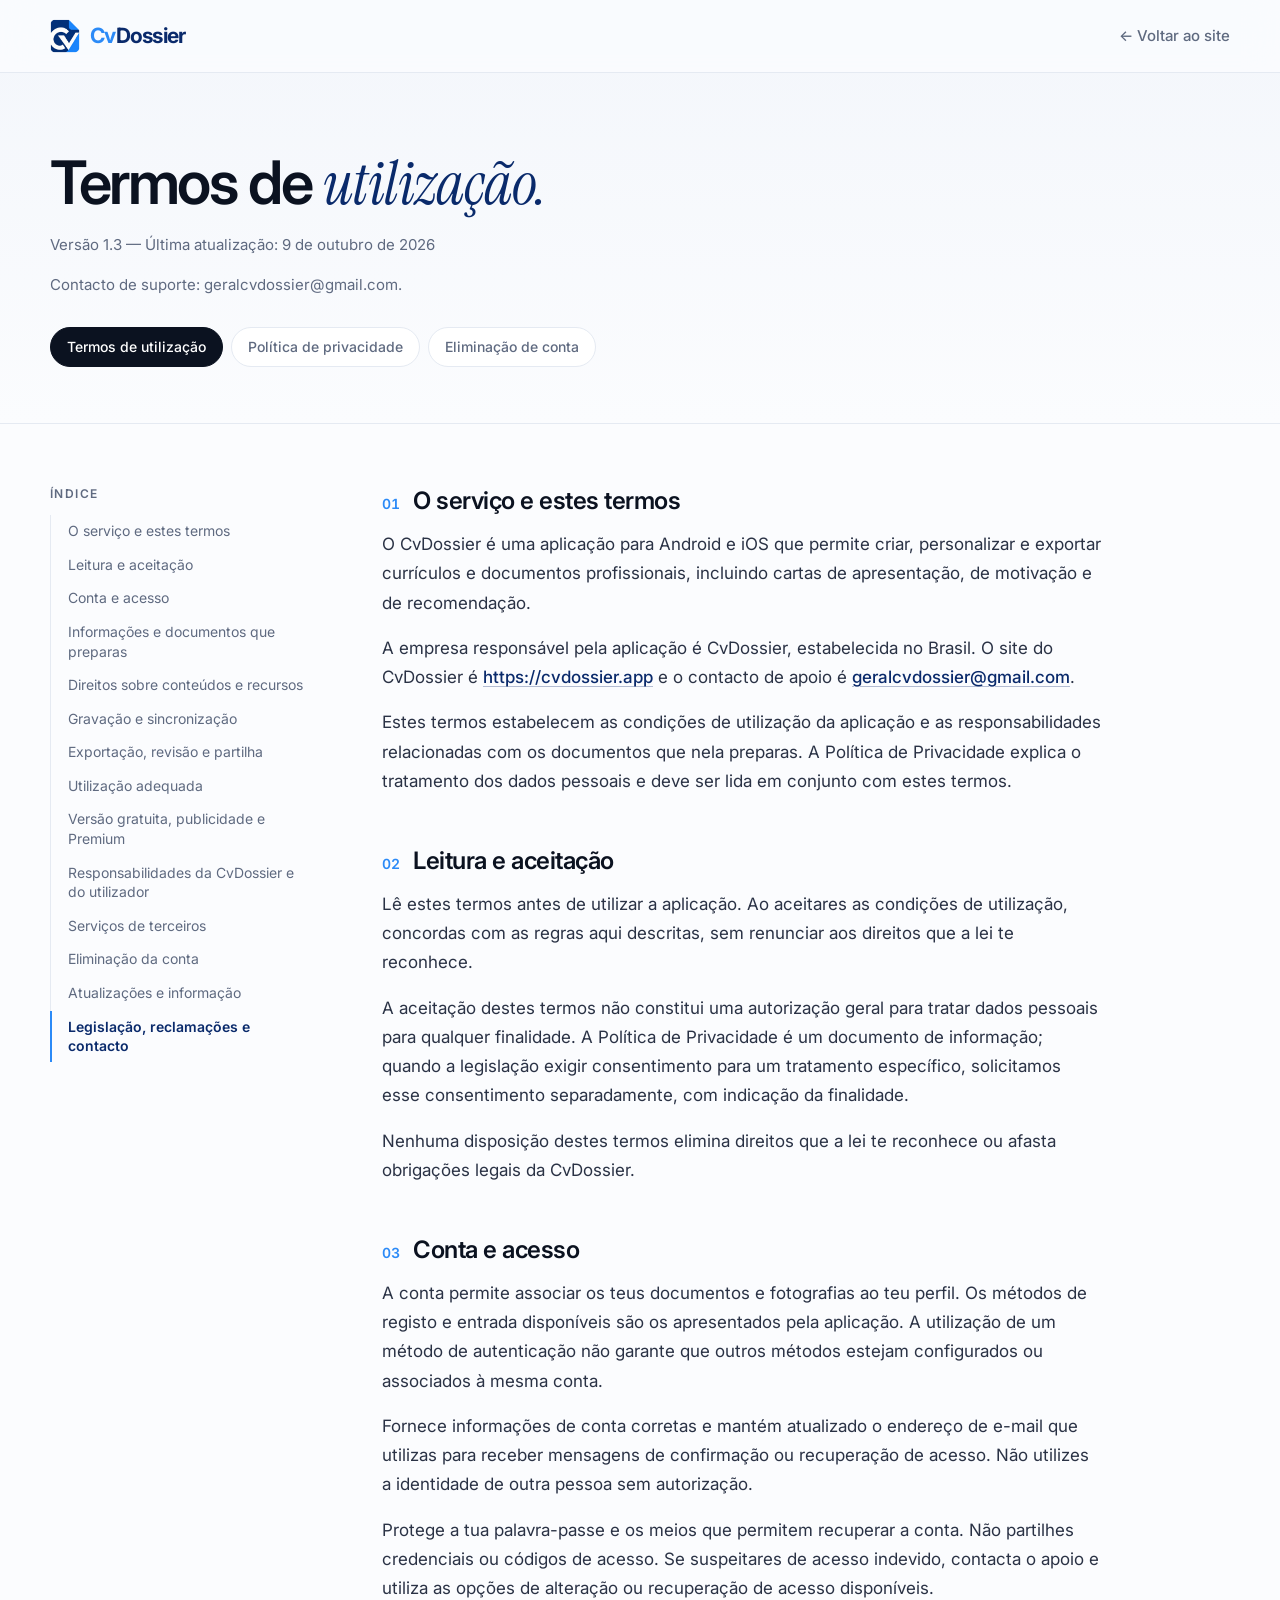
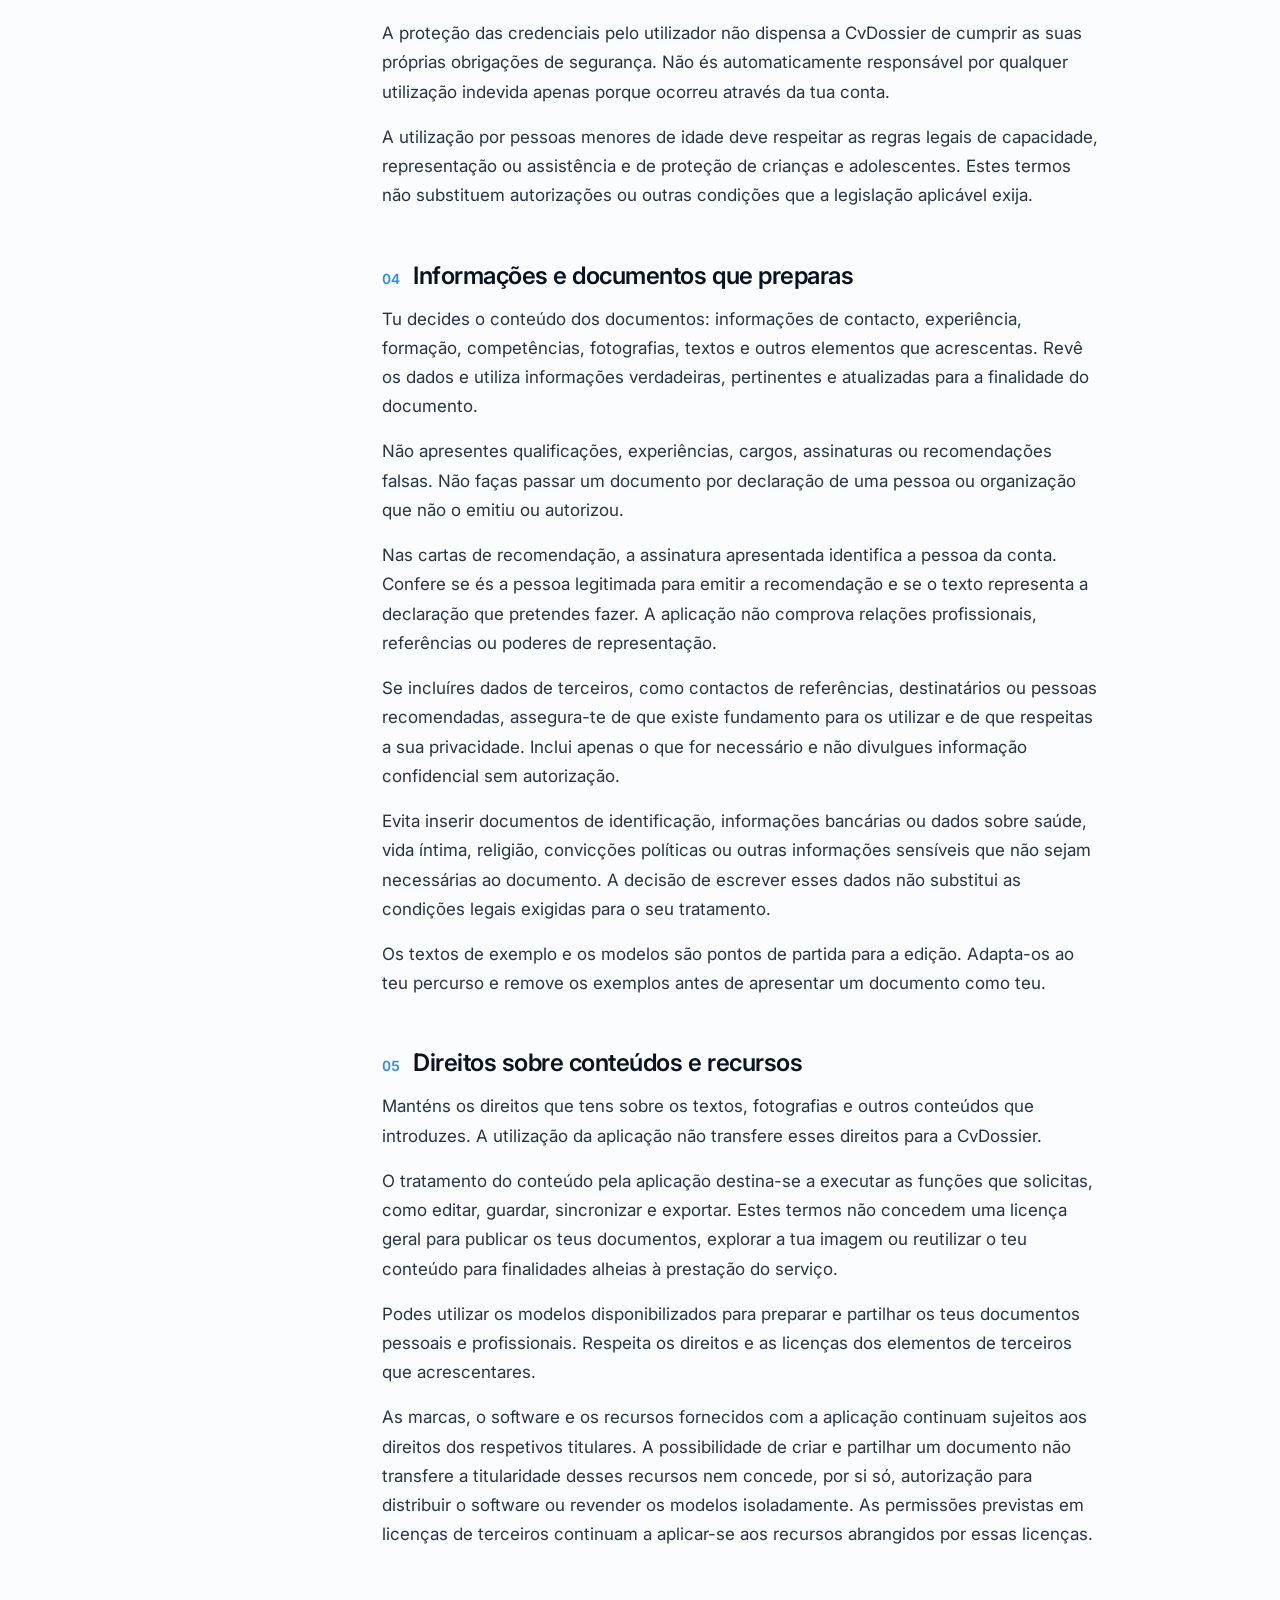
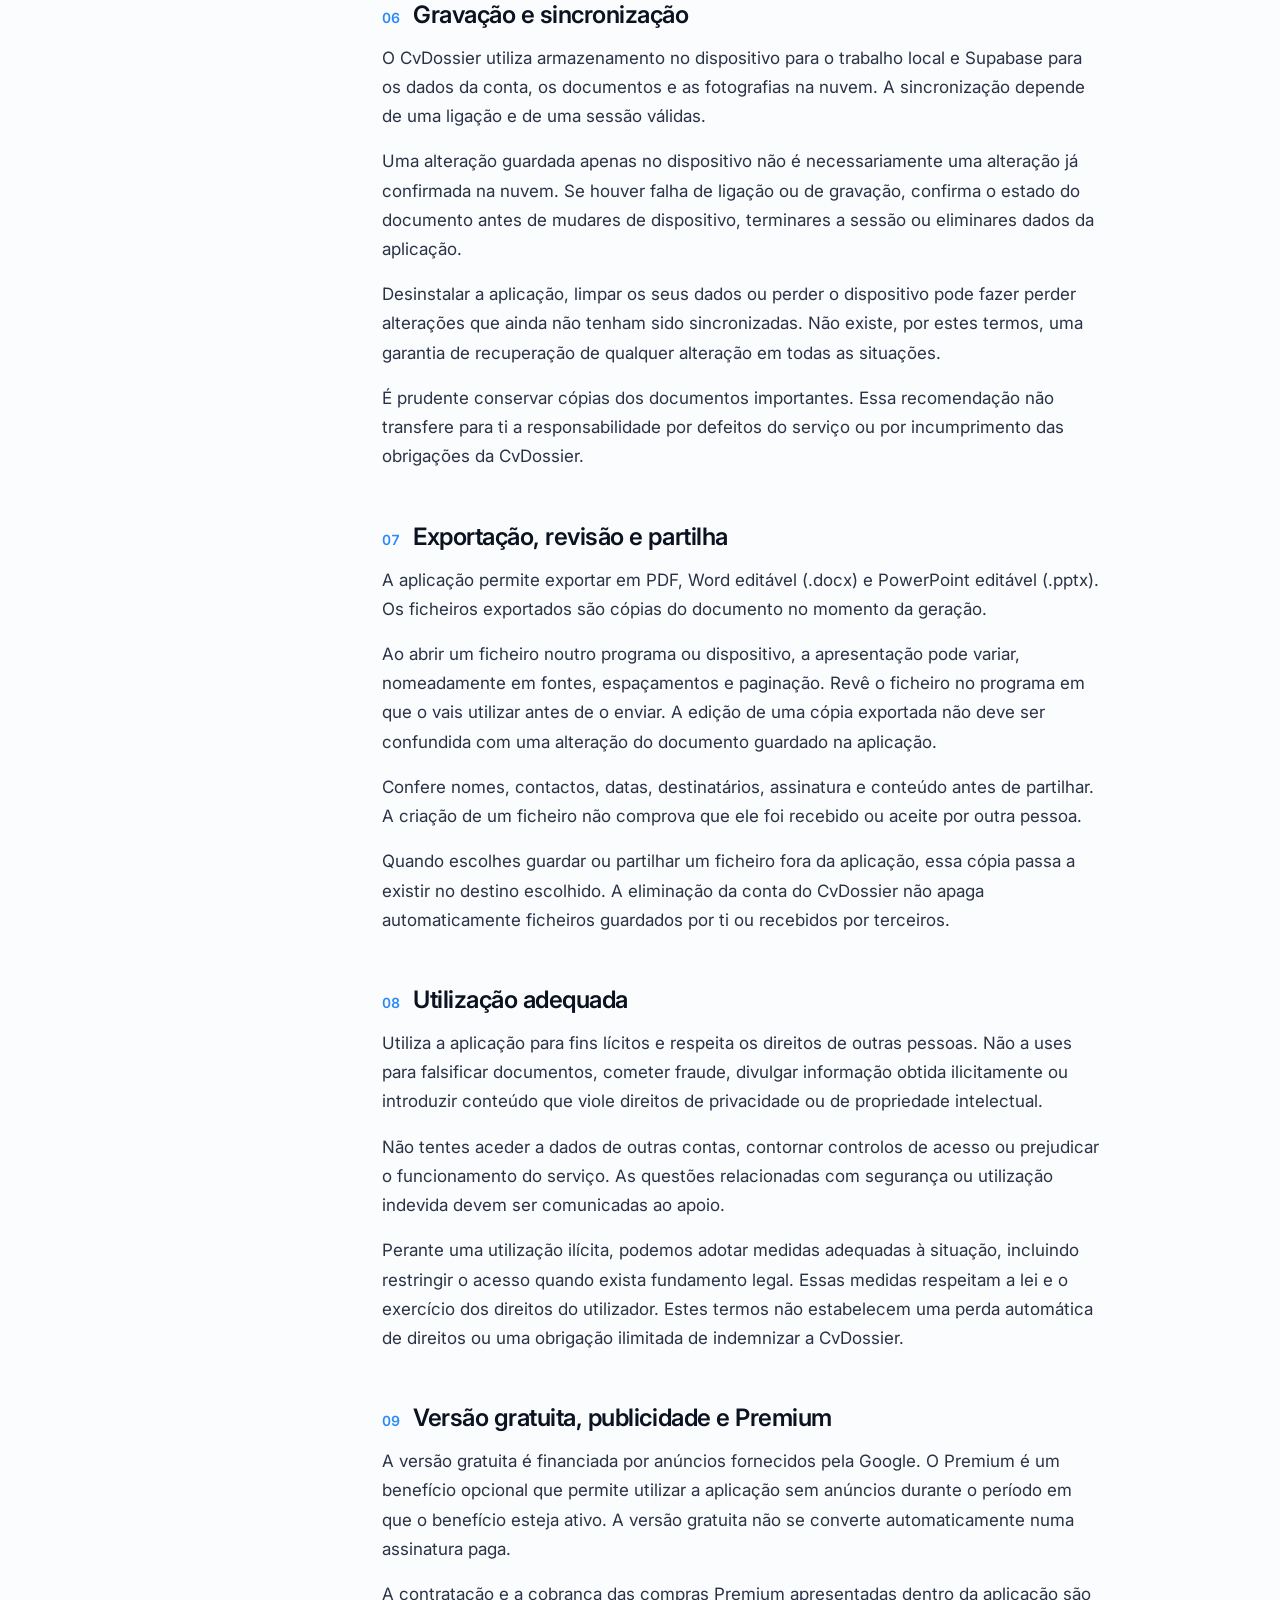
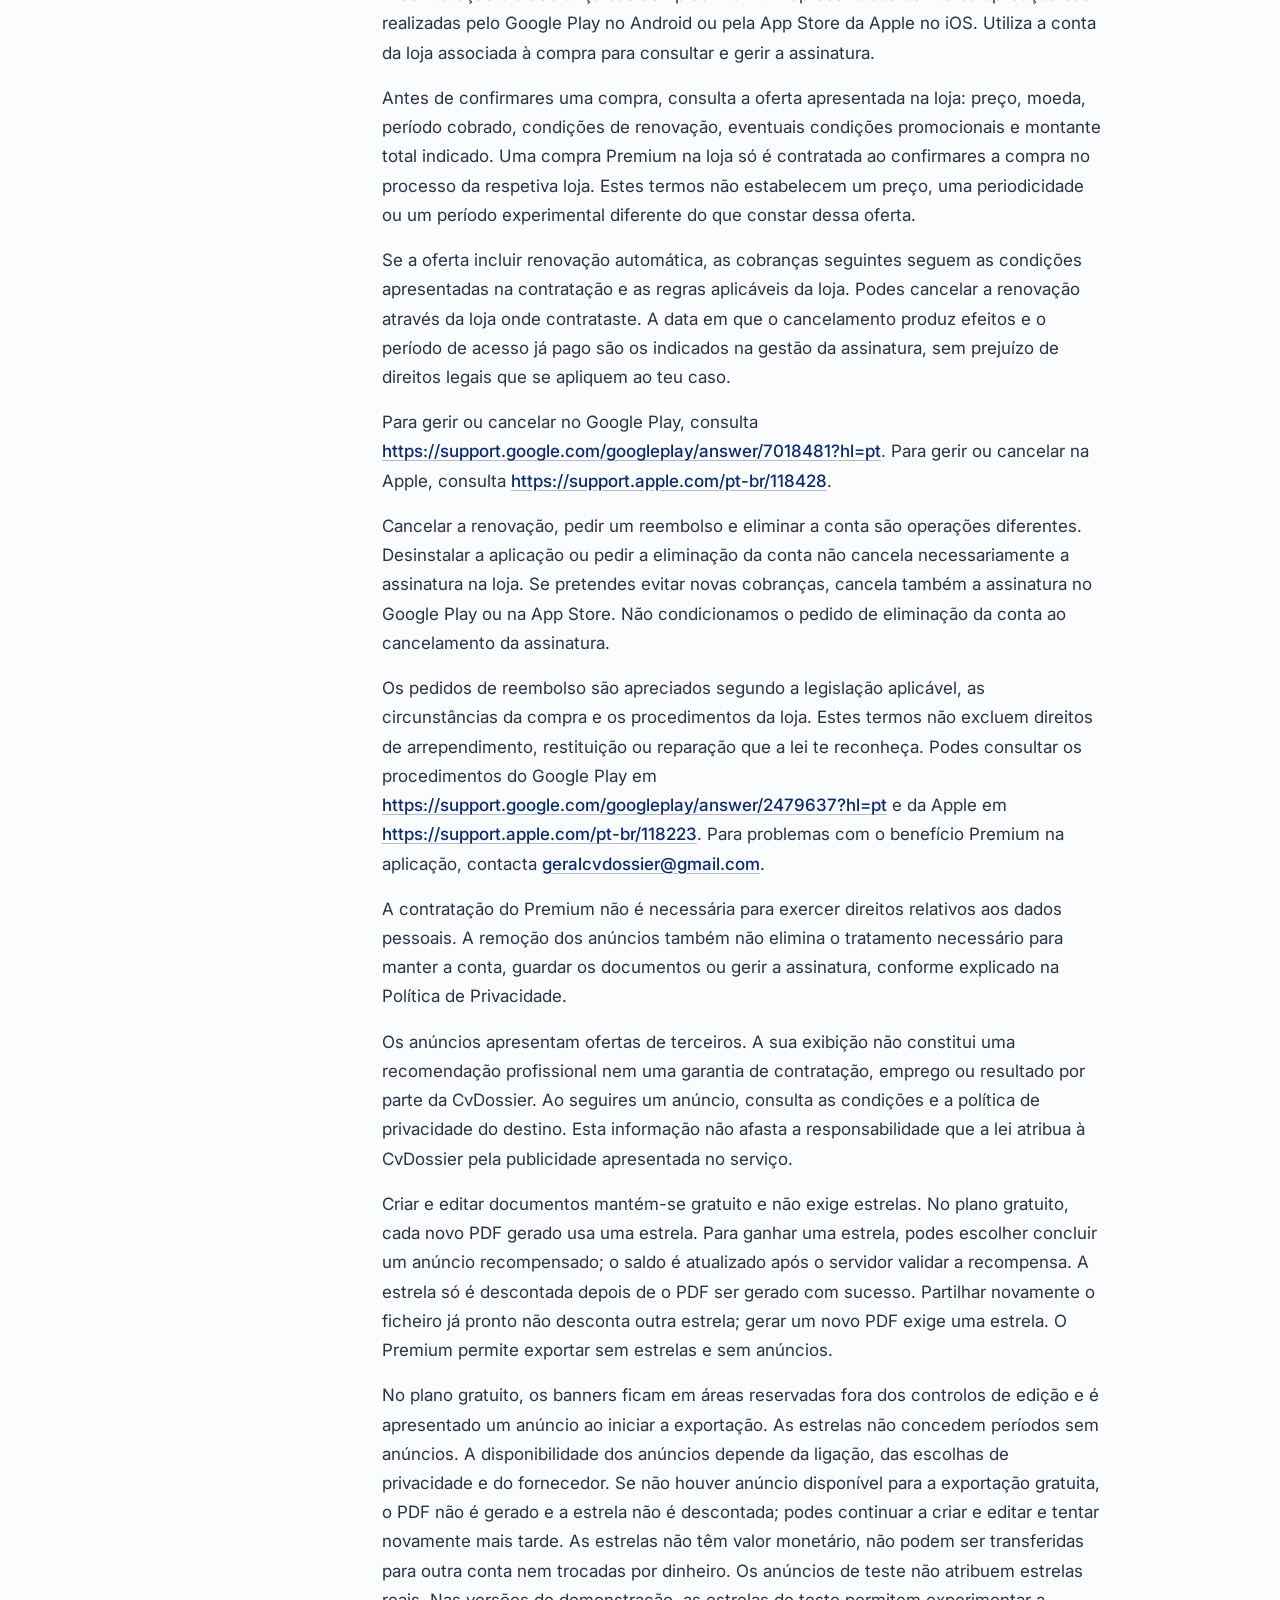
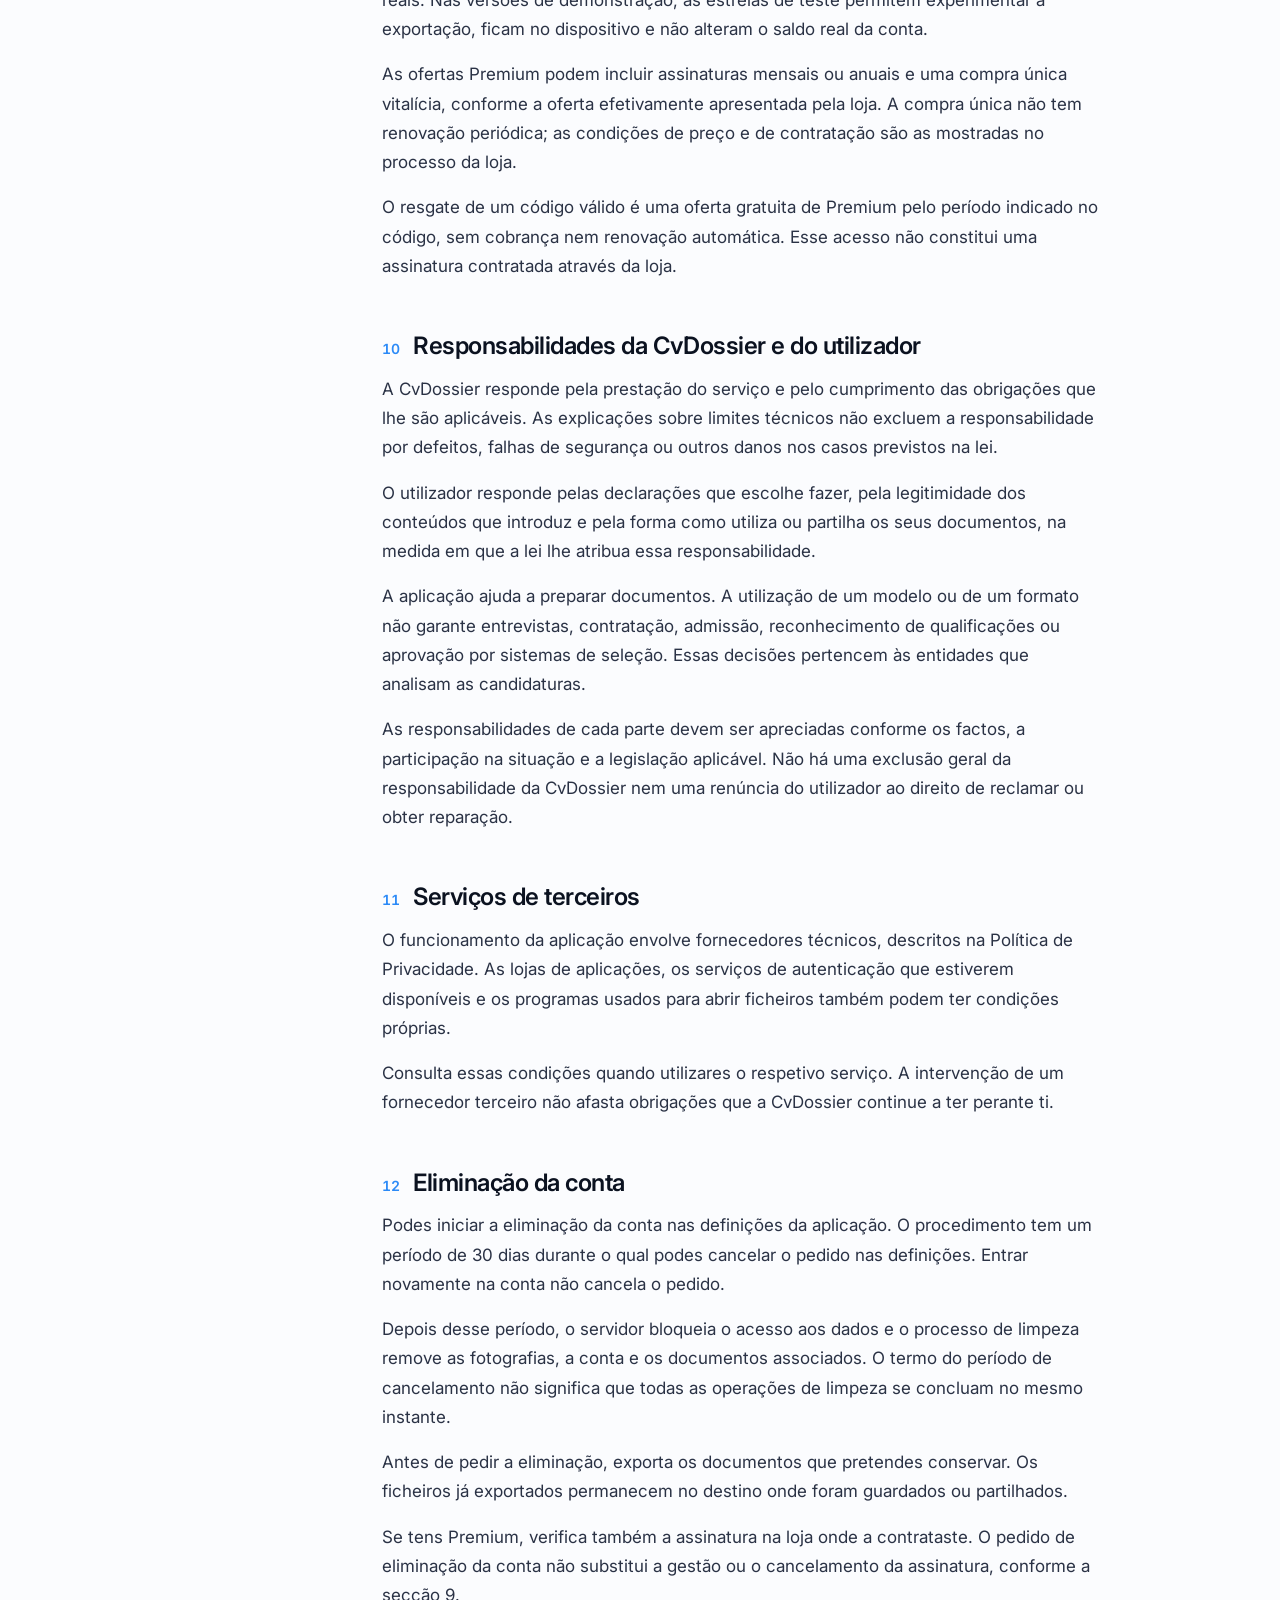
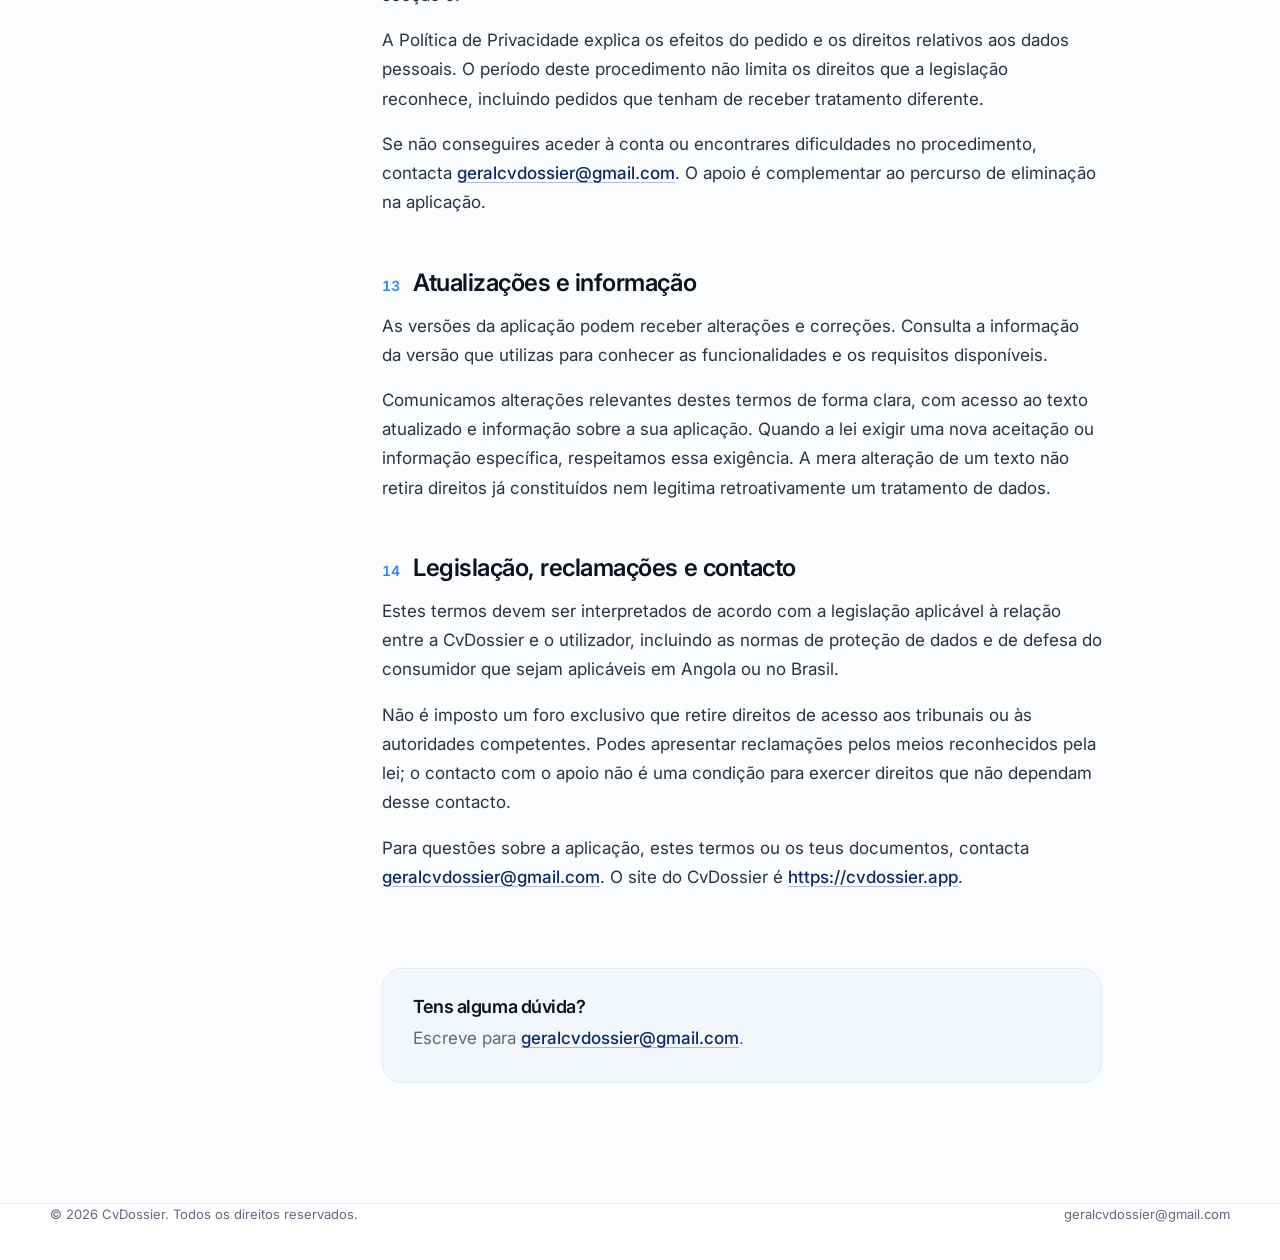
<file: termos.html>
<!doctype html>
<html lang="pt">
<head>
  <meta charset="utf-8">
  <meta name="viewport" content="width=device-width, initial-scale=1">
  <title>Termos de utilização — CvDossier</title>
  <meta name="description" content="As condições de utilização do CvDossier e as responsabilidades relacionadas com os documentos que preparas.">
  <meta name="theme-color" content="#0A2A6B">
  <link rel="canonical" href="https://cvdossier.app/termos.html">
  <link rel="icon" type="image/png" href="assets/marca/favicon.png">
  <link rel="apple-touch-icon" href="assets/marca/apple-touch-icon.png">
  <link rel="preconnect" href="https://fonts.googleapis.com">
  <link rel="preconnect" href="https://fonts.gstatic.com" crossorigin>
  <link href="https://fonts.googleapis.com/css2?family=Inter:wght@400;500;600;700&family=Instrument+Serif:ital@0;1&display=swap" rel="stylesheet">
  <link rel="stylesheet" href="styles.css">
</head>
<body class="legal-page">
  <a class="skip" href="#conteudo">Saltar para o conteúdo</a>
  <header class="site-header">
    <div class="container header-inner">
      <a class="brand" href="index.html" aria-label="CvDossier — início">
        <img src="assets/marca/simbolo.png" alt="" width="30" height="34">
        <span class="wordmark"><span class="wm-cv">Cv</span>Dossier</span>
      </a>
      <a class="back" href="index.html">← Voltar ao site</a>
    </div>
  </header>

  <main id="conteudo">
    <div class="legal-hero">
      <div class="container">
        <h1>Termos de <em>utilização.</em></h1>
        <p class="legal-meta">Versão 1.3 — Última atualização: 9 de outubro de 2026</p>
        <p class="legal-meta">Contacto de suporte: geralcvdossier@gmail.com.</p>
        <nav class="legal-tabs" aria-label="Documentos legais">
        <a href="termos.html" aria-current="page">Termos de utilização</a>
        <a href="privacidade.html">Política de privacidade</a>
        <a href="eliminacao-de-conta.html">Eliminação de conta</a>
        </nav>
      </div>
    </div>
    <div class="container legal-layout">
      <nav class="toc" aria-label="Índice">
        <h2>Índice</h2>
        <ol>
          <li><a href="#s1">O serviço e estes termos</a></li>
          <li><a href="#s2">Leitura e aceitação</a></li>
          <li><a href="#s3">Conta e acesso</a></li>
          <li><a href="#s4">Informações e documentos que preparas</a></li>
          <li><a href="#s5">Direitos sobre conteúdos e recursos</a></li>
          <li><a href="#s6">Gravação e sincronização</a></li>
          <li><a href="#s7">Exportação, revisão e partilha</a></li>
          <li><a href="#s8">Utilização adequada</a></li>
          <li><a href="#s9">Versão gratuita, publicidade e Premium</a></li>
          <li><a href="#s10">Responsabilidades da CvDossier e do utilizador</a></li>
          <li><a href="#s11">Serviços de terceiros</a></li>
          <li><a href="#s12">Eliminação da conta</a></li>
          <li><a href="#s13">Atualizações e informação</a></li>
          <li><a href="#s14">Legislação, reclamações e contacto</a></li>
        </ol>
      </nav>
      <article class="legal-body">
        <section id="s1">
          <h2><span class="n">01</span>O serviço e estes termos</h2>
          <p>O CvDossier é uma aplicação para Android e iOS que permite criar, personalizar e exportar currículos e documentos profissionais, incluindo cartas de apresentação, de motivação e de recomendação.</p>
          <p>A empresa responsável pela aplicação é CvDossier, estabelecida no Brasil. O site do CvDossier é <a href="https://cvdossier.app" target="_blank" rel="noopener">https://cvdossier.app</a> e o contacto de apoio é <a href="mailto:geralcvdossier@gmail.com">geralcvdossier@gmail.com</a>.</p>
          <p>Estes termos estabelecem as condições de utilização da aplicação e as responsabilidades relacionadas com os documentos que nela preparas. A Política de Privacidade explica o tratamento dos dados pessoais e deve ser lida em conjunto com estes termos.</p>
        </section>
        <section id="s2">
          <h2><span class="n">02</span>Leitura e aceitação</h2>
          <p>Lê estes termos antes de utilizar a aplicação. Ao aceitares as condições de utilização, concordas com as regras aqui descritas, sem renunciar aos direitos que a lei te reconhece.</p>
          <p>A aceitação destes termos não constitui uma autorização geral para tratar dados pessoais para qualquer finalidade. A Política de Privacidade é um documento de informação; quando a legislação exigir consentimento para um tratamento específico, solicitamos esse consentimento separadamente, com indicação da finalidade.</p>
          <p>Nenhuma disposição destes termos elimina direitos que a lei te reconhece ou afasta obrigações legais da CvDossier.</p>
        </section>
        <section id="s3">
          <h2><span class="n">03</span>Conta e acesso</h2>
          <p>A conta permite associar os teus documentos e fotografias ao teu perfil. Os métodos de registo e entrada disponíveis são os apresentados pela aplicação. A utilização de um método de autenticação não garante que outros métodos estejam configurados ou associados à mesma conta.</p>
          <p>Fornece informações de conta corretas e mantém atualizado o endereço de e-mail que utilizas para receber mensagens de confirmação ou recuperação de acesso. Não utilizes a identidade de outra pessoa sem autorização.</p>
          <p>Protege a tua palavra-passe e os meios que permitem recuperar a conta. Não partilhes credenciais ou códigos de acesso. Se suspeitares de acesso indevido, contacta o apoio e utiliza as opções de alteração ou recuperação de acesso disponíveis.</p>
          <p>A proteção das credenciais pelo utilizador não dispensa a CvDossier de cumprir as suas próprias obrigações de segurança. Não és automaticamente responsável por qualquer utilização indevida apenas porque ocorreu através da tua conta.</p>
          <p>A utilização por pessoas menores de idade deve respeitar as regras legais de capacidade, representação ou assistência e de proteção de crianças e adolescentes. Estes termos não substituem autorizações ou outras condições que a legislação aplicável exija.</p>
        </section>
        <section id="s4">
          <h2><span class="n">04</span>Informações e documentos que preparas</h2>
          <p>Tu decides o conteúdo dos documentos: informações de contacto, experiência, formação, competências, fotografias, textos e outros elementos que acrescentas. Revê os dados e utiliza informações verdadeiras, pertinentes e atualizadas para a finalidade do documento.</p>
          <p>Não apresentes qualificações, experiências, cargos, assinaturas ou recomendações falsas. Não faças passar um documento por declaração de uma pessoa ou organização que não o emitiu ou autorizou.</p>
          <p>Nas cartas de recomendação, a assinatura apresentada identifica a pessoa da conta. Confere se és a pessoa legitimada para emitir a recomendação e se o texto representa a declaração que pretendes fazer. A aplicação não comprova relações profissionais, referências ou poderes de representação.</p>
          <p>Se incluíres dados de terceiros, como contactos de referências, destinatários ou pessoas recomendadas, assegura-te de que existe fundamento para os utilizar e de que respeitas a sua privacidade. Inclui apenas o que for necessário e não divulgues informação confidencial sem autorização.</p>
          <p>Evita inserir documentos de identificação, informações bancárias ou dados sobre saúde, vida íntima, religião, convicções políticas ou outras informações sensíveis que não sejam necessárias ao documento. A decisão de escrever esses dados não substitui as condições legais exigidas para o seu tratamento.</p>
          <p>Os textos de exemplo e os modelos são pontos de partida para a edição. Adapta-os ao teu percurso e remove os exemplos antes de apresentar um documento como teu.</p>
        </section>
        <section id="s5">
          <h2><span class="n">05</span>Direitos sobre conteúdos e recursos</h2>
          <p>Manténs os direitos que tens sobre os textos, fotografias e outros conteúdos que introduzes. A utilização da aplicação não transfere esses direitos para a CvDossier.</p>
          <p>O tratamento do conteúdo pela aplicação destina-se a executar as funções que solicitas, como editar, guardar, sincronizar e exportar. Estes termos não concedem uma licença geral para publicar os teus documentos, explorar a tua imagem ou reutilizar o teu conteúdo para finalidades alheias à prestação do serviço.</p>
          <p>Podes utilizar os modelos disponibilizados para preparar e partilhar os teus documentos pessoais e profissionais. Respeita os direitos e as licenças dos elementos de terceiros que acrescentares.</p>
          <p>As marcas, o software e os recursos fornecidos com a aplicação continuam sujeitos aos direitos dos respetivos titulares. A possibilidade de criar e partilhar um documento não transfere a titularidade desses recursos nem concede, por si só, autorização para distribuir o software ou revender os modelos isoladamente. As permissões previstas em licenças de terceiros continuam a aplicar-se aos recursos abrangidos por essas licenças.</p>
        </section>
        <section id="s6">
          <h2><span class="n">06</span>Gravação e sincronização</h2>
          <p>O CvDossier utiliza armazenamento no dispositivo para o trabalho local e Supabase para os dados da conta, os documentos e as fotografias na nuvem. A sincronização depende de uma ligação e de uma sessão válidas.</p>
          <p>Uma alteração guardada apenas no dispositivo não é necessariamente uma alteração já confirmada na nuvem. Se houver falha de ligação ou de gravação, confirma o estado do documento antes de mudares de dispositivo, terminares a sessão ou eliminares dados da aplicação.</p>
          <p>Desinstalar a aplicação, limpar os seus dados ou perder o dispositivo pode fazer perder alterações que ainda não tenham sido sincronizadas. Não existe, por estes termos, uma garantia de recuperação de qualquer alteração em todas as situações.</p>
          <p>É prudente conservar cópias dos documentos importantes. Essa recomendação não transfere para ti a responsabilidade por defeitos do serviço ou por incumprimento das obrigações da CvDossier.</p>
        </section>
        <section id="s7">
          <h2><span class="n">07</span>Exportação, revisão e partilha</h2>
          <p>A aplicação permite exportar em PDF, Word editável (.docx) e PowerPoint editável (.pptx). Os ficheiros exportados são cópias do documento no momento da geração.</p>
          <p>Ao abrir um ficheiro noutro programa ou dispositivo, a apresentação pode variar, nomeadamente em fontes, espaçamentos e paginação. Revê o ficheiro no programa em que o vais utilizar antes de o enviar. A edição de uma cópia exportada não deve ser confundida com uma alteração do documento guardado na aplicação.</p>
          <p>Confere nomes, contactos, datas, destinatários, assinatura e conteúdo antes de partilhar. A criação de um ficheiro não comprova que ele foi recebido ou aceite por outra pessoa.</p>
          <p>Quando escolhes guardar ou partilhar um ficheiro fora da aplicação, essa cópia passa a existir no destino escolhido. A eliminação da conta do CvDossier não apaga automaticamente ficheiros guardados por ti ou recebidos por terceiros.</p>
        </section>
        <section id="s8">
          <h2><span class="n">08</span>Utilização adequada</h2>
          <p>Utiliza a aplicação para fins lícitos e respeita os direitos de outras pessoas. Não a uses para falsificar documentos, cometer fraude, divulgar informação obtida ilicitamente ou introduzir conteúdo que viole direitos de privacidade ou de propriedade intelectual.</p>
          <p>Não tentes aceder a dados de outras contas, contornar controlos de acesso ou prejudicar o funcionamento do serviço. As questões relacionadas com segurança ou utilização indevida devem ser comunicadas ao apoio.</p>
          <p>Perante uma utilização ilícita, podemos adotar medidas adequadas à situação, incluindo restringir o acesso quando exista fundamento legal. Essas medidas respeitam a lei e o exercício dos direitos do utilizador. Estes termos não estabelecem uma perda automática de direitos ou uma obrigação ilimitada de indemnizar a CvDossier.</p>
        </section>
        <section id="s9">
          <h2><span class="n">09</span>Versão gratuita, publicidade e Premium</h2>
          <p>A versão gratuita é financiada por anúncios fornecidos pela Google. O Premium é um benefício opcional que permite utilizar a aplicação sem anúncios durante o período em que o benefício esteja ativo. A versão gratuita não se converte automaticamente numa assinatura paga.</p>
          <p>A contratação e a cobrança das compras Premium apresentadas dentro da aplicação são realizadas pelo Google Play no Android ou pela App Store da Apple no iOS. Utiliza a conta da loja associada à compra para consultar e gerir a assinatura.</p>
          <p>Antes de confirmares uma compra, consulta a oferta apresentada na loja: preço, moeda, período cobrado, condições de renovação, eventuais condições promocionais e montante total indicado. Uma compra Premium na loja só é contratada ao confirmares a compra no processo da respetiva loja. Estes termos não estabelecem um preço, uma periodicidade ou um período experimental diferente do que constar dessa oferta.</p>
          <p>Se a oferta incluir renovação automática, as cobranças seguintes seguem as condições apresentadas na contratação e as regras aplicáveis da loja. Podes cancelar a renovação através da loja onde contrataste. A data em que o cancelamento produz efeitos e o período de acesso já pago são os indicados na gestão da assinatura, sem prejuízo de direitos legais que se apliquem ao teu caso.</p>
          <p>Para gerir ou cancelar no Google Play, consulta <a href="https://support.google.com/googleplay/answer/7018481?hl=pt" target="_blank" rel="noopener">https://support.google.com/googleplay/answer/7018481?hl=pt</a>. Para gerir ou cancelar na Apple, consulta <a href="https://support.apple.com/pt-br/118428" target="_blank" rel="noopener">https://support.apple.com/pt-br/118428</a>.</p>
          <p>Cancelar a renovação, pedir um reembolso e eliminar a conta são operações diferentes. Desinstalar a aplicação ou pedir a eliminação da conta não cancela necessariamente a assinatura na loja. Se pretendes evitar novas cobranças, cancela também a assinatura no Google Play ou na App Store. Não condicionamos o pedido de eliminação da conta ao cancelamento da assinatura.</p>
          <p>Os pedidos de reembolso são apreciados segundo a legislação aplicável, as circunstâncias da compra e os procedimentos da loja. Estes termos não excluem direitos de arrependimento, restituição ou reparação que a lei te reconheça. Podes consultar os procedimentos do Google Play em <a href="https://support.google.com/googleplay/answer/2479637?hl=pt" target="_blank" rel="noopener">https://support.google.com/googleplay/answer/2479637?hl=pt</a> e da Apple em <a href="https://support.apple.com/pt-br/118223" target="_blank" rel="noopener">https://support.apple.com/pt-br/118223</a>. Para problemas com o benefício Premium na aplicação, contacta <a href="mailto:geralcvdossier@gmail.com">geralcvdossier@gmail.com</a>.</p>
          <p>A contratação do Premium não é necessária para exercer direitos relativos aos dados pessoais. A remoção dos anúncios também não elimina o tratamento necessário para manter a conta, guardar os documentos ou gerir a assinatura, conforme explicado na Política de Privacidade.</p>
          <p>Os anúncios apresentam ofertas de terceiros. A sua exibição não constitui uma recomendação profissional nem uma garantia de contratação, emprego ou resultado por parte da CvDossier. Ao seguires um anúncio, consulta as condições e a política de privacidade do destino. Esta informação não afasta a responsabilidade que a lei atribua à CvDossier pela publicidade apresentada no serviço.</p>
          <p>Criar e editar documentos mantém-se gratuito e não exige estrelas. No plano gratuito, cada novo PDF gerado usa uma estrela. Para ganhar uma estrela, podes escolher concluir um anúncio recompensado; o saldo é atualizado após o servidor validar a recompensa. A estrela só é descontada depois de o PDF ser gerado com sucesso. Partilhar novamente o ficheiro já pronto não desconta outra estrela; gerar um novo PDF exige uma estrela. O Premium permite exportar sem estrelas e sem anúncios.</p>
          <p>No plano gratuito, os banners ficam em áreas reservadas fora dos controlos de edição e é apresentado um anúncio ao iniciar a exportação. As estrelas não concedem períodos sem anúncios. A disponibilidade dos anúncios depende da ligação, das escolhas de privacidade e do fornecedor. Se não houver anúncio disponível para a exportação gratuita, o PDF não é gerado e a estrela não é descontada; podes continuar a criar e editar e tentar novamente mais tarde. As estrelas não têm valor monetário, não podem ser transferidas para outra conta nem trocadas por dinheiro. Os anúncios de teste não atribuem estrelas reais. Nas versões de demonstração, as estrelas de teste permitem experimentar a exportação, ficam no dispositivo e não alteram o saldo real da conta.</p>
          <p>As ofertas Premium podem incluir assinaturas mensais ou anuais e uma compra única vitalícia, conforme a oferta efetivamente apresentada pela loja. A compra única não tem renovação periódica; as condições de preço e de contratação são as mostradas no processo da loja.</p>
          <p>O resgate de um código válido é uma oferta gratuita de Premium pelo período indicado no código, sem cobrança nem renovação automática. Esse acesso não constitui uma assinatura contratada através da loja.</p>
        </section>
        <section id="s10">
          <h2><span class="n">10</span>Responsabilidades da CvDossier e do utilizador</h2>
          <p>A CvDossier responde pela prestação do serviço e pelo cumprimento das obrigações que lhe são aplicáveis. As explicações sobre limites técnicos não excluem a responsabilidade por defeitos, falhas de segurança ou outros danos nos casos previstos na lei.</p>
          <p>O utilizador responde pelas declarações que escolhe fazer, pela legitimidade dos conteúdos que introduz e pela forma como utiliza ou partilha os seus documentos, na medida em que a lei lhe atribua essa responsabilidade.</p>
          <p>A aplicação ajuda a preparar documentos. A utilização de um modelo ou de um formato não garante entrevistas, contratação, admissão, reconhecimento de qualificações ou aprovação por sistemas de seleção. Essas decisões pertencem às entidades que analisam as candidaturas.</p>
          <p>As responsabilidades de cada parte devem ser apreciadas conforme os factos, a participação na situação e a legislação aplicável. Não há uma exclusão geral da responsabilidade da CvDossier nem uma renúncia do utilizador ao direito de reclamar ou obter reparação.</p>
        </section>
        <section id="s11">
          <h2><span class="n">11</span>Serviços de terceiros</h2>
          <p>O funcionamento da aplicação envolve fornecedores técnicos, descritos na Política de Privacidade. As lojas de aplicações, os serviços de autenticação que estiverem disponíveis e os programas usados para abrir ficheiros também podem ter condições próprias.</p>
          <p>Consulta essas condições quando utilizares o respetivo serviço. A intervenção de um fornecedor terceiro não afasta obrigações que a CvDossier continue a ter perante ti.</p>
        </section>
        <section id="s12">
          <h2><span class="n">12</span>Eliminação da conta</h2>
          <p>Podes iniciar a eliminação da conta nas definições da aplicação. O procedimento tem um período de 30 dias durante o qual podes cancelar o pedido nas definições. Entrar novamente na conta não cancela o pedido.</p>
          <p>Depois desse período, o servidor bloqueia o acesso aos dados e o processo de limpeza remove as fotografias, a conta e os documentos associados. O termo do período de cancelamento não significa que todas as operações de limpeza se concluam no mesmo instante.</p>
          <p>Antes de pedir a eliminação, exporta os documentos que pretendes conservar. Os ficheiros já exportados permanecem no destino onde foram guardados ou partilhados.</p>
          <p>Se tens Premium, verifica também a assinatura na loja onde a contrataste. O pedido de eliminação da conta não substitui a gestão ou o cancelamento da assinatura, conforme a secção 9.</p>
          <p>A Política de Privacidade explica os efeitos do pedido e os direitos relativos aos dados pessoais. O período deste procedimento não limita os direitos que a legislação reconhece, incluindo pedidos que tenham de receber tratamento diferente.</p>
          <p>Se não conseguires aceder à conta ou encontrares dificuldades no procedimento, contacta <a href="mailto:geralcvdossier@gmail.com">geralcvdossier@gmail.com</a>. O apoio é complementar ao percurso de eliminação na aplicação.</p>
        </section>
        <section id="s13">
          <h2><span class="n">13</span>Atualizações e informação</h2>
          <p>As versões da aplicação podem receber alterações e correções. Consulta a informação da versão que utilizas para conhecer as funcionalidades e os requisitos disponíveis.</p>
          <p>Comunicamos alterações relevantes destes termos de forma clara, com acesso ao texto atualizado e informação sobre a sua aplicação. Quando a lei exigir uma nova aceitação ou informação específica, respeitamos essa exigência. A mera alteração de um texto não retira direitos já constituídos nem legitima retroativamente um tratamento de dados.</p>
        </section>
        <section id="s14">
          <h2><span class="n">14</span>Legislação, reclamações e contacto</h2>
          <p>Estes termos devem ser interpretados de acordo com a legislação aplicável à relação entre a CvDossier e o utilizador, incluindo as normas de proteção de dados e de defesa do consumidor que sejam aplicáveis em Angola ou no Brasil.</p>
          <p>Não é imposto um foro exclusivo que retire direitos de acesso aos tribunais ou às autoridades competentes. Podes apresentar reclamações pelos meios reconhecidos pela lei; o contacto com o apoio não é uma condição para exercer direitos que não dependam desse contacto.</p>
          <p>Para questões sobre a aplicação, estes termos ou os teus documentos, contacta <a href="mailto:geralcvdossier@gmail.com">geralcvdossier@gmail.com</a>. O site do CvDossier é <a href="https://cvdossier.app" target="_blank" rel="noopener">https://cvdossier.app</a>.</p>
        </section>
        <div class="legal-contact">
          <h3>Tens alguma dúvida?</h3>
          <p>Escreve para <a href="mailto:geralcvdossier@gmail.com">geralcvdossier@gmail.com</a>.</p>
        </div>
      </article>
    </div>
  </main>

  <footer class="site-footer">
    <div class="container footer-bottom" style="margin-top:0;border-top:0;padding-top:0">
      <span>© <span data-year>2026</span> CvDossier. Todos os direitos reservados.</span>
      <span><a href="mailto:geralcvdossier@gmail.com">geralcvdossier@gmail.com</a></span>
    </div>
  </footer>
  <script src="script.js" defer></script>
</body>
</html>
</file>
<file: styles.css>
/* =========================================================
   CvDossier — landing page
   ========================================================= */

:root {
  --navy: #0A2A6B;
  --navy-deep: #061A47;
  --blue: #2B8AF7;
  --sky: #8DBDFF;
  --blue-soft: #E8F1FE;
  --ink: #0B1220;
  --text: #2A3245;
  --muted: #5F6A80;
  --line: #E5EAF2;
  --bg: #FBFCFE;
  --soft: #F3F6FB;
  --white: #fff;
  --night: #070D1C;

  --sans: "Inter", system-ui, -apple-system, "Segoe UI", Roboto, sans-serif;
  --serif: "Instrument Serif", "Iowan Old Style", Georgia, serif;

  --r-lg: 28px;
  --r-md: 20px;
  --shadow-sm: 0 1px 2px rgba(11, 18, 32, .05), 0 2px 8px rgba(11, 18, 32, .04);
  --shadow-md: 0 2px 6px rgba(11, 18, 32, .05), 0 18px 40px -12px rgba(10, 42, 107, .18);
  --shadow-lg: 0 30px 80px -20px rgba(10, 42, 107, .35), 0 12px 28px -12px rgba(11, 18, 32, .25);
  --ease: cubic-bezier(.22, 1, .36, 1);
}

*, *::before, *::after { box-sizing: border-box; }
html { scroll-behavior: smooth; -webkit-text-size-adjust: 100%; }
body {
  margin: 0;
  font-family: var(--sans);
  font-size: 17px;
  line-height: 1.6;
  color: var(--text);
  background: var(--bg);
  -webkit-font-smoothing: antialiased;
  overflow-x: hidden;
}
img { display: block; max-width: 100%; height: auto; }
a { color: inherit; }
button { font: inherit; cursor: pointer; }
h1, h2, h3, h4 { color: var(--ink); margin: 0; letter-spacing: -.025em; line-height: 1.08; font-weight: 600; }
p { margin: 0; }
em { font-family: var(--serif); font-style: italic; font-weight: 400; letter-spacing: -.01em; }
::selection { background: var(--blue); color: #fff; }
:focus-visible { outline: 2px solid var(--blue); outline-offset: 3px; border-radius: 6px; }

.container { width: min(1180px, 100% - 40px); margin-inline: auto; }
.skip { position: absolute; left: -999px; top: 8px; background: var(--ink); color: #fff; padding: 8px 14px; border-radius: 8px; z-index: 100; }
.skip:focus { left: 8px; }

/* ---------- Botões ---------- */
.btn {
  display: inline-flex; align-items: center; gap: 8px;
  padding: 12px 20px; border-radius: 999px; border: 0;
  font-weight: 600; font-size: 15px; text-decoration: none;
  transition: background .2s, box-shadow .2s;
}
.btn-sm { padding: 9px 16px; font-size: 14px; }
.btn-dark { background: var(--ink); color: #fff; }
.btn-dark:hover { background: var(--navy); box-shadow: 0 10px 24px -10px rgba(10, 42, 107, .6); }
.magnetic { translate: var(--tx, 0) var(--ty, 0); transition: translate .35s var(--ease), background .2s, box-shadow .25s; }

.btn-lg {
  position: relative; overflow: hidden;
  padding: 17px 26px; border-radius: 16px; font-size: 17px; letter-spacing: -.01em;
  box-shadow: 0 10px 24px -10px rgba(11, 18, 32, .5);
}
.btn-lg::after {
  content: ""; position: absolute; top: 0; bottom: 0; left: -60%; width: 45%;
  background: linear-gradient(100deg, transparent, rgba(255, 255, 255, .28), transparent);
  transform: skewX(-20deg); transition: left .8s var(--ease);
}
.btn-lg:hover::after { left: 130%; }
.btn-lg svg { width: 20px; height: 20px; flex: none; transition: transform .3s var(--ease); }
.btn-lg:hover svg { transform: translateX(3px); }
/* Selos oficiais: mesma altura visual, preservando as proporções de cada loja. */
.store-badges { --badge-height: 56px; display: flex; flex-wrap: wrap; align-items: center; gap: 20px; }
.store-badges-centered { justify-content: center; }
.store-badge { display: inline-flex; flex: none; align-items: center; border-radius: 8px; text-decoration: none; transition: opacity .2s; }
.store-badge:hover { opacity: .82; }
.store-badge img { display: block; width: auto; max-width: none; height: var(--badge-height); }
/* O ficheiro oficial do Google inclui 29 px transparentes em cima e em baixo. */
.store-badge-google img { height: calc(var(--badge-height) * 250 / 192); margin-block: calc(var(--badge-height) * -29 / 192); }

/* ---------- Cabeçalho ---------- */
.site-header { position: fixed; inset: 0 0 auto 0; z-index: 50; transition: background .3s, box-shadow .3s; }
.site-header.scrolled {
  background: rgba(251, 252, 254, .78);
  backdrop-filter: saturate(180%) blur(16px);
  -webkit-backdrop-filter: saturate(180%) blur(16px);
  box-shadow: 0 1px 0 var(--line);
}
.header-inner { display: flex; align-items: center; justify-content: space-between; height: 72px; }
.brand { display: inline-flex; align-items: center; gap: 10px; text-decoration: none; }
.brand img { width: 30px; height: auto; transition: transform .5s var(--ease); }
.brand:hover img { transform: rotate(-8deg) scale(1.08); }
.wordmark { font-weight: 700; font-size: 21px; letter-spacing: -.035em; color: var(--navy); }
.wm-cv { color: var(--blue); }
.nav { display: flex; align-items: center; gap: 30px; }
.nav a:not(.btn) { position: relative; text-decoration: none; font-size: 15px; font-weight: 500; color: var(--muted); transition: color .2s; }
.nav a:not(.btn)::after { content: ""; position: absolute; left: 0; right: 0; bottom: -4px; height: 2px; border-radius: 2px; background: var(--blue); transform: scaleX(0); transform-origin: left; transition: transform .35s var(--ease); }
.nav a:not(.btn):hover { color: var(--ink); }
.nav a:not(.btn):hover::after { transform: scaleX(1); }
.nav-toggle { display: none; }

/* Cabeçalho sobre secções escuras */
.site-header.on-dark.scrolled { background: rgba(7, 13, 28, .72); box-shadow: 0 1px 0 rgba(255, 255, 255, .06); }
.site-header.on-dark .wordmark { color: #fff; }
.site-header.on-dark .wm-cv { color: var(--sky); }
.site-header.on-dark .nav a:not(.btn) { color: #A3AEC4; }
.site-header.on-dark .nav a:not(.btn):hover { color: #fff; }
.site-header.on-dark .btn-dark { background: #fff; color: var(--ink); }
.site-header.on-dark .nav-toggle span { background: #fff; }
.site-header .wordmark, .site-header .nav a, .site-header .btn-dark { transition: color .3s, background .3s; }

/* ---------- Aurora ---------- */
.aurora { position: absolute; inset: 0; z-index: -2; overflow: hidden; pointer-events: none; }
.aurora i { position: absolute; border-radius: 50%; animation: drift 20s ease-in-out infinite alternate; }
.aurora i:nth-child(1) { width: 62vw; height: 62vw; right: -14vw; top: -22vw; background: radial-gradient(closest-side, rgba(43, 138, 247, .30), transparent); }
.aurora i:nth-child(2) { width: 48vw; height: 48vw; left: -18vw; top: 8vw; background: radial-gradient(closest-side, rgba(10, 42, 107, .14), transparent); animation-duration: 26s; animation-direction: alternate-reverse; }
.aurora i:nth-child(3) { width: 40vw; height: 40vw; left: 30vw; bottom: -20vw; background: radial-gradient(closest-side, rgba(141, 189, 255, .38), transparent); animation-duration: 22s; }
@keyframes drift {
  0% { transform: translate3d(0, 0, 0) scale(1); }
  50% { transform: translate3d(4vw, 3vw, 0) scale(1.12); }
  100% { transform: translate3d(-3vw, -2vw, 0) scale(.94); }
}

/* ---------- Apresentação ---------- */
.hero { position: relative; isolation: isolate; min-height: 100svh; display: flex; align-items: center; padding: 120px 0 100px; overflow: hidden; }
.hero::before {
  content: ""; position: absolute; inset: 0; z-index: -1;
  background-image: radial-gradient(rgba(10, 42, 107, .13) 1px, transparent 1px);
  background-size: 26px 26px;
  -webkit-mask-image: radial-gradient(70% 60% at 60% 40%, #000 20%, transparent 75%);
  mask-image: radial-gradient(70% 60% at 60% 40%, #000 20%, transparent 75%);
}
.hero-grain {
  position: absolute; inset: 0; z-index: -1; opacity: .35; mix-blend-mode: soft-light; pointer-events: none;
  background-image: url("data:image/svg+xml,%3Csvg xmlns='http://www.w3.org/2000/svg' width='160' height='160'%3E%3Cfilter id='n'%3E%3CfeTurbulence type='fractalNoise' baseFrequency='.9' numOctaves='2' stitchTiles='stitch'/%3E%3C/filter%3E%3Crect width='100%25' height='100%25' filter='url(%23n)' opacity='.5'/%3E%3C/svg%3E");
}
.hero-grid { display: grid; grid-template-columns: 1.08fr .92fr; gap: 40px; align-items: center; width: min(1180px, 100% - 40px); }

/* Slogan */
.slogan { font-size: clamp(44px, 6.1vw, 86px); font-weight: 600; letter-spacing: -.045em; line-height: 1.02; }
.slogan .w { display: inline-block; animation: wordIn 1s var(--ease) both; animation-delay: calc(var(--i) * 85ms + 150ms); }
.slogan .q { font-family: var(--serif); font-weight: 400; color: var(--blue); font-size: 1.2em; line-height: 0; letter-spacing: 0; }
.slogan .q:first-child { margin-left: -.42em; margin-right: .02em; }
.slogan .grad {
  padding: .08em 0 .16em; margin: -.08em 0 -.16em;
  background: linear-gradient(100deg, var(--navy) 0%, var(--blue) 45%, var(--sky) 55%, var(--navy) 100%);
  background-size: 250% 100%;
  -webkit-background-clip: text; background-clip: text; color: transparent;
  animation: wordIn 1s var(--ease) both, shimmer 7s linear infinite;
  animation-delay: calc(var(--i) * 85ms + 150ms), 1.6s;
}
.slogan .nw { white-space: nowrap; }
.slogan .hl { position: relative; }
.slogan .hl em { color: var(--navy); }
.underline { position: absolute; left: -1%; bottom: -.06em; width: 100%; height: .24em; overflow: visible; }
.underline path { fill: none; stroke: var(--blue); stroke-width: 5; stroke-linecap: round; stroke-dasharray: 1; stroke-dashoffset: 1; animation: draw 1.2s 1.25s var(--ease) forwards; }
@keyframes wordIn { from { opacity: 0; transform: translateY(.4em) rotate(3deg); filter: blur(10px); } to { opacity: 1; transform: none; filter: blur(0); } }
@keyframes shimmer { to { background-position: -250% 0; } }
@keyframes draw { to { stroke-dashoffset: 0; } }

.lead { margin: 30px 0 36px; max-width: 520px; font-size: 19px; color: var(--muted); }
.hero-note { margin-top: 22px; font-size: 14px; color: var(--muted); }
.hero-note a { color: var(--navy); font-weight: 600; text-decoration: none; white-space: nowrap; }
.hero-note a:hover { text-decoration: underline; }

/* Vídeo de apresentação em destaque */
.hero-with-video { padding-block: 136px 96px; }
.hero-with-video::before { content: none; }
.hero-with-video .hero-grid { width: min(1280px, 100% - 64px); grid-template-columns: minmax(0, .88fr) minmax(0, 1.12fr); gap: 56px; }
.hero-with-video .hero-copy { grid-column: 1; grid-row: 1; }
.hero-with-video .hero-film { grid-column: 2; grid-row: 1; }
.hero-with-video .slogan { font-size: clamp(44px, 5.2vw, 72px); }
.hero-with-video .slogan .q:first-child { margin-left: -.25em; }
.hero-with-video .lead { font-size: 17px; margin-block: 26px 30px; }
.hero-film { position: relative; min-width: 0; margin: 0; padding: 12px; border: 1px solid #284776; border-radius: 28px; background: linear-gradient(145deg, #102d57, #07172f 65%); box-shadow: 0 30px 70px -28px rgba(10, 42, 107, .4), 0 0 0 7px rgba(43, 138, 247, .04); scroll-margin-top: 100px; }
.hero-film::before { content: ""; position: absolute; z-index: -1; inset: -60px; border-radius: 50%; background: radial-gradient(ellipse, rgba(43, 138, 247, .13), transparent 68%); pointer-events: none; }
.film-player { position: relative; width: 100%; aspect-ratio: 16 / 9; border-radius: 18px; background: var(--navy-deep); overflow: hidden; }
.film-player iframe { position: absolute; inset: 0; display: block; width: 100%; height: 100%; border: 0; }
.film-player iframe:focus-visible { outline: 3px solid var(--sky); outline-offset: -3px; }
.film-caption { display: flex; align-items: center; justify-content: space-between; gap: 16px; padding: 20px 10px 10px; text-align: left; }
.film-title { color: #fff; font-size: clamp(18px, 1.65vw, 23px); font-weight: 600; line-height: 1.25; letter-spacing: -.035em; }
.film-title em { color: #a9ceff; }
.film-title + p { margin-top: 6px; color: #b8c8df; font-size: 12px; }
.film-external { display: inline-flex; flex: none; align-items: center; gap: 4px; min-height: 44px; color: #d4e3f9; font-size: 11px; font-weight: 600; text-decoration: none; }
.film-external:hover { text-decoration: underline; text-underline-offset: 4px; }
.film-external svg { width: 16px; height: 16px; }

/* ---------- Disponibilidade nas lojas ---------- */
#descarregar { scroll-margin-top: 96px; }
.availability-badge { display: inline-block; margin: 0 6px 4px 0; padding: 3px 9px; border: 1px solid #c8ddfa; border-radius: 999px; background: var(--blue-soft); color: var(--navy); font-size: 11px; font-weight: 700; }

/* Composição visual */
.hero-visual { position: relative; height: 640px; }
.layer { position: absolute; inset: 0; pointer-events: none; transition: transform .25s linear; }
.orbit { position: absolute; left: 50%; top: 50%; width: 560px; height: 560px; margin: -280px 0 0 -280px; border: 1px dashed rgba(10, 42, 107, .16); border-radius: 50%; animation: spin 50s linear infinite; }
.orbit::before { content: ""; position: absolute; inset: 70px; border: 1px solid rgba(43, 138, 247, .12); border-radius: 50%; }
.orbit span { position: absolute; top: -6px; left: 50%; width: 12px; height: 12px; margin-left: -6px; border-radius: 50%; background: var(--blue); box-shadow: 0 0 0 6px rgba(43, 138, 247, .16), 0 0 24px rgba(43, 138, 247, .6); }
@keyframes spin { to { transform: rotate(360deg); } }

.hero-phone { position: absolute; left: 50%; top: 50%; transform: translate(-50%, -50%); animation: phoneIn 1.3s .25s var(--ease) both; }
@keyframes phoneIn { from { opacity: 0; transform: translate(-50%, -38%) rotate(-6deg) scale(.94); } }

.paper {
  position: absolute; left: 50%; top: 50%; width: 240px; border-radius: 8px;
  box-shadow: var(--shadow-lg);
  transform: var(--to);
  animation: fan 1.5s .7s var(--ease) both;
}
.paper-a { --to: translate(-122%, -64%) rotate(-11deg); }
.paper-b { --to: translate(24%, -54%) rotate(9deg); }
.paper-c { --to: translate(-112%, -10%) rotate(-3deg); width: 210px; }
@keyframes fan { from { opacity: 0; transform: translate(-50%, -50%) rotate(0) scale(.9); } }

.chip {
  position: absolute; display: inline-flex; align-items: center; gap: 10px;
  padding: 10px 16px 10px 10px; border-radius: 16px;
  background: rgba(255, 255, 255, .9); border: 1px solid rgba(229, 234, 242, .9);
  backdrop-filter: blur(12px); -webkit-backdrop-filter: blur(12px);
  font-size: 14px; font-weight: 600; color: var(--ink);
  box-shadow: var(--shadow-md);
  animation: popIn .8s var(--ease) both, float 6s ease-in-out infinite;
}
.chip span { display: flex; flex-direction: column; line-height: 1.25; }
.chip small { font-size: 11.5px; font-weight: 500; color: var(--muted); }
.chip-pdf { left: -10px; bottom: 96px; animation-delay: 1.5s, 2.3s; }
.chip-sync { right: -16px; top: 74px; padding-left: 12px; animation-delay: 1.75s, 1s; }
.chip-sync svg { width: 22px; height: 22px; padding: 3px; border-radius: 50%; background: #16A34A; color: #fff; }
.chip-palette { right: 14px; bottom: 54px; padding: 10px 12px; gap: 6px; animation-delay: 2s, 3s; }
.chip-palette span { width: 22px; height: 22px; border-radius: 50%; box-shadow: inset 0 0 0 2px rgba(255, 255, 255, .6); }
@keyframes popIn { from { opacity: 0; transform: scale(.6) translateY(16px); } }
@keyframes float { 0%, 100% { translate: 0 0; } 50% { translate: 0 -10px; } }

.fi { display: grid; place-items: center; flex: none; width: 36px; height: 36px; border-radius: 10px; font-style: normal; font-family: var(--sans); font-size: 11px; font-weight: 700; color: #fff; letter-spacing: .02em; }
.fi-pdf { background: #E5484D; }
.fi-doc { background: #2B5CE6; }
.fi-ppt { background: #E8622C; }

.phone {
  position: relative; width: 290px;
  aspect-ratio: 645 / 1398;
  padding: 9px; border-radius: 50px;
  background: linear-gradient(145deg, #2b3242, #0b0f19 40%, #1c2230);
  box-shadow: inset 0 0 0 1.5px rgba(255, 255, 255, .12), var(--shadow-lg);
}
.phone-screen { position: relative; width: 100%; height: 100%; border-radius: 42px; overflow: hidden; background: #fff; }
.phone-screen > img { width: 100%; height: 100%; object-fit: cover; object-position: top; }
.island { position: absolute; top: 19px; left: 50%; width: 84px; height: 24px; transform: translateX(-50%); background: #05070c; border-radius: 20px; z-index: 3; }

.scroll-cue { position: absolute; left: 50%; bottom: 28px; width: 26px; height: 42px; margin-left: -13px; border: 2px solid rgba(10, 42, 107, .25); border-radius: 14px; }
.scroll-cue span { position: absolute; left: 50%; top: 8px; width: 4px; height: 8px; margin-left: -2px; border-radius: 2px; background: var(--navy); animation: cue 1.8s ease-in-out infinite; }
@keyframes cue { 0% { opacity: 0; transform: translateY(-4px); } 40% { opacity: 1; } 100% { opacity: 0; transform: translateY(12px); } }

/* ---------- História ---------- */
.story {
  position: relative; height: 260vh; color: #fff;
  background:
    radial-gradient(60% 50% at 85% 15%, rgba(43, 138, 247, .22), transparent 70%),
    radial-gradient(50% 45% at 5% 95%, rgba(10, 42, 107, .65), transparent 70%),
    var(--night);
}
.story-pin { position: sticky; top: 0; height: 100vh; display: flex; flex-direction: column; justify-content: center; overflow: hidden; }
.story-inner { position: relative; }
.kicker-light { color: var(--sky) !important; }
.story-text { max-width: 1060px; font-size: clamp(30px, 4.5vw, 62px); line-height: 1.14; letter-spacing: -.035em; font-weight: 600; }
.story-text em { color: var(--sky); }
.js .story-text .sw { opacity: .14; transition: opacity .35s ease, filter .35s ease; filter: blur(.6px); }
.js .story-text .sw.lit { opacity: 1; filter: none; }
.story-sign { margin-top: 40px; font-size: 20px; color: #A3AEC4; transition: opacity .8s var(--ease), transform .8s var(--ease); }
.story-sign strong { color: #fff; font-weight: 700; letter-spacing: -.02em; }
.js .story-sign { opacity: 0; transform: translateY(14px); }
.js .story.done .story-sign { opacity: 1; transform: none; }
.moments { position: relative; margin-top: 64px; overflow: hidden; -webkit-mask-image: linear-gradient(90deg, transparent, #000 10%, #000 90%, transparent); mask-image: linear-gradient(90deg, transparent, #000 10%, #000 90%, transparent); }
.moments .marquee-track { gap: 12px; animation-duration: 45s; }
.moments li { display: inline-flex; align-items: center; gap: 10px; padding: 10px 18px; border-radius: 999px; border: 1px solid rgba(255, 255, 255, .12); background: rgba(255, 255, 255, .04); font-size: 15px; color: #C8D0E0; white-space: nowrap; }
.moments li::before { content: ""; width: 6px; height: 6px; border-radius: 50%; background: var(--blue); box-shadow: 0 0 10px var(--blue); }

/* ---------- Secções ---------- */
.section { padding: 120px 0; }
.section-head { max-width: 640px; margin-bottom: 56px; }
.section-head.center { margin-inline: auto; text-align: center; }
.kicker { font-size: 13px; font-weight: 600; letter-spacing: .12em; text-transform: uppercase; color: var(--blue); margin-bottom: 14px; }
.section h2, .cta-box h2 { font-size: clamp(34px, 4.4vw, 56px); letter-spacing: -.04em; }
.section h2 em, .cta-box h2 em { color: var(--navy); }
.sub { margin-top: 18px; font-size: 18px; color: var(--muted); }
.sub a { color: var(--navy); font-weight: 600; }
.fine { font-size: 13.5px; color: var(--muted); margin-top: 28px; }
.center { text-align: center; }

/* ---------- Faixas contínuas ---------- */
.marquee { position: relative; overflow: hidden; }
.marquee-track { display: flex; gap: 22px; width: max-content; margin: 0; padding: 0; list-style: none; animation: marquee 70s linear infinite; }
.marquee[data-direction="right"] .marquee-track { animation-direction: reverse; animation-duration: 80s; }
.marquee:hover .marquee-track { animation-play-state: paused; }
@keyframes marquee { to { transform: translateX(calc(-50% - 11px)); } }

/* ---------- Modelos (parede 3D) ---------- */
.models { padding-bottom: 80px; overflow: hidden; }
.models .section-head { margin-bottom: 24px; }
.wall {
  position: relative; overflow: hidden; padding: 70px 0 90px; perspective: 1600px;
  -webkit-mask-image: linear-gradient(90deg, transparent, #000 12%, #000 88%, transparent);
  mask-image: linear-gradient(90deg, transparent, #000 12%, #000 88%, transparent);
}
.wall-inner { display: grid; gap: 22px; margin: 0 -12%; transform: rotateX(24deg) rotateY(-8deg) rotateZ(-6deg); transform-style: preserve-3d; }
.wall .marquee { overflow: visible; padding: 6px 0; }
.wall figure { position: relative; margin: 0; width: 210px; }
.wall img {
  width: 210px; aspect-ratio: 400 / 566; object-fit: cover;
  border-radius: 8px; background: #fff;
  box-shadow: 0 0 0 1px var(--line), 0 20px 40px -18px rgba(10, 42, 107, .4);
  transition: transform .45s var(--ease), box-shadow .45s;
}
.wall figure:hover img { transform: translateY(-14px) scale(1.06); box-shadow: 0 0 0 2px var(--blue), 0 30px 60px -20px rgba(10, 42, 107, .55); }
.wall figcaption {
  position: absolute; left: 10px; bottom: 10px; padding: 4px 10px; border-radius: 999px;
  background: rgba(11, 18, 32, .85); color: #fff; font-size: 12px; font-weight: 600;
  opacity: 0; translate: 0 6px; transition: opacity .3s, translate .3s var(--ease);
}
.wall figure:hover figcaption { opacity: 1; translate: 0 -14px; }

/* ---------- Luz que segue o cursor ---------- */
.spot { position: relative; }
.spot::after {
  content: ""; position: absolute; inset: 0; border-radius: inherit; pointer-events: none;
  background: radial-gradient(380px circle at var(--mx, 50%) var(--my, 50%), rgba(43, 138, 247, .13), transparent 45%);
  opacity: 0; transition: opacity .35s;
}
.spot:hover::after { opacity: 1; }

/* ---------- Canto dobrado (do logótipo) ---------- */
.fold { --f: 52px; --page: var(--bg); --fold-c: var(--blue); border-top-right-radius: 0 !important; }
.fold::before {
  content: ""; position: absolute; top: -1px; right: -1px; z-index: 2;
  width: var(--f); height: var(--f);
  background: linear-gradient(to bottom left, var(--page) 50%, var(--fold-c) 50%);
  border-bottom-left-radius: calc(var(--f) * .28);
  transition: width .5s var(--ease), height .5s var(--ease);
}
.fold:hover::before { width: calc(var(--f) * 1.25); height: calc(var(--f) * 1.25); }

/* ---------- Benefícios (bento) ---------- */
.bento { display: grid; grid-template-columns: repeat(3, 1fr); gap: 20px; }
.card {
  position: relative; padding: 32px; border-radius: var(--r-lg);
  background: var(--white); border: 1px solid var(--line);
  box-shadow: var(--shadow-sm);
  transition: transform .4s var(--ease), box-shadow .4s;
}
.card:hover { transform: translateY(-4px); box-shadow: var(--shadow-md); }
.card h3 { font-size: 22px; margin: 18px 0 10px; }
.card p { color: var(--muted); font-size: 16px; }
.icon { display: grid; place-items: center; width: 46px; height: 46px; border-radius: 14px; background: var(--blue-soft); color: var(--navy); transition: transform .5s var(--ease), background .3s, color .3s; }
.card:hover .icon { transform: rotate(-8deg) scale(1.08); background: var(--navy); color: #fff; }
.icon svg { width: 22px; height: 22px; fill: none; stroke: currentColor; stroke-width: 1.8; stroke-linecap: round; stroke-linejoin: round; }
.icon svg circle[r="1.2"] { fill: currentColor; stroke: none; }

.card-studio { grid-column: span 2; grid-row: span 2; display: grid; grid-template-columns: 1fr 1.05fr; gap: 28px; align-items: center; overflow: hidden; background: linear-gradient(160deg, #fff 40%, var(--soft)); }
.studio-controls { margin-top: 28px; display: grid; gap: 16px; }
.swatches { display: flex; flex-wrap: wrap; gap: 10px; }
.swatches button {
  width: 34px; height: 34px; border-radius: 50%; border: 0; padding: 0;
  background: var(--c);
  box-shadow: 0 0 0 2px #fff, 0 0 0 3px var(--line);
  transition: transform .25s var(--ease), box-shadow .25s;
}
.swatches button:hover { transform: scale(1.12); }
.swatches button[aria-checked="true"] { box-shadow: 0 0 0 3px #fff, 0 0 0 5px var(--c); }
.seg { display: inline-flex; padding: 4px; gap: 4px; border-radius: 999px; background: var(--soft); border: 1px solid var(--line); justify-self: start; }
.seg button { border: 0; background: transparent; padding: 7px 16px; border-radius: 999px; font-weight: 600; font-size: 15px; color: var(--muted); transition: background .2s, color .2s, box-shadow .2s; }
.seg button small { font-weight: 500; font-size: 12px; opacity: .8; }
.seg button[aria-checked="true"] { background: #fff; color: var(--ink); box-shadow: var(--shadow-sm); }
.serif { font-family: var(--serif); font-style: italic; font-size: 17px; }

.mini-cv-wrap { perspective: 900px; }
.mini-cv {
  --accent: #0A2A6B;
  display: grid; grid-template-columns: 34% 1fr;
  aspect-ratio: 1 / 1.414; width: 100%; max-width: 340px; margin-left: auto;
  background: #fff; border-radius: 10px; overflow: hidden;
  box-shadow: 0 0 0 1px var(--line), var(--shadow-lg);
  transform: rotateY(-10deg) rotateX(5deg);
  transition: transform .7s var(--ease);
}
.card-studio:hover .mini-cv { transform: rotateY(0) rotateX(0); }
.mc-side { display: flex; flex-direction: column; gap: 6px; padding: 22px 14px; background: var(--accent); transition: background .5s var(--ease); }
.mc-avatar { display: grid; place-items: center; width: 58px; height: 58px; margin: 0 auto 12px; border-radius: 50%; background: rgba(255, 255, 255, .18); border: 3px solid rgba(255, 255, 255, .5); color: #fff; font-family: var(--serif); font-size: 22px; }
.mc-h { margin-top: 10px; font-size: 7.5px; font-weight: 700; letter-spacing: .1em; text-transform: uppercase; color: #fff; }
.mc-side i { display: block; height: 4px; border-radius: 2px; background: rgba(255, 255, 255, .45); }
.mc-side b { display: block; height: 4px; border-radius: 2px; background: rgba(255, 255, 255, .2); position: relative; }
.mc-side b::after { content: ""; position: absolute; inset: 0 auto 0 0; width: var(--w); border-radius: 2px; background: #fff; }
.mc-main { display: flex; flex-direction: column; gap: 6px; padding: 24px 18px; }
.mc-name { font-size: 17px; line-height: 1.08; color: var(--ink); letter-spacing: -.02em; font-weight: 700; }
.mini-cv.serif-mode .mc-name { font-family: var(--serif); font-weight: 400; font-size: 21px; letter-spacing: -.01em; }
.mc-role { font-size: 7.5px; font-weight: 600; letter-spacing: .14em; text-transform: uppercase; color: var(--accent); transition: color .5s; margin-bottom: 4px; }
.mc-t { margin-top: 10px; padding-bottom: 3px; font-size: 8px; font-weight: 700; letter-spacing: .1em; text-transform: uppercase; color: var(--accent); border-bottom: 1.5px solid var(--accent); transition: color .5s, border-color .5s; }
.mc-main i { display: block; height: 4px; border-radius: 2px; background: #E3E7EF; width: 100%; }
.mc-row { display: flex; justify-content: space-between; margin-top: 4px; }
.mc-row u { width: 52%; height: 5px; border-radius: 2px; background: #9AA3B5; }
.mc-row s { width: 18%; height: 5px; border-radius: 3px; background: var(--accent); opacity: .3; transition: background .5s; }

.card-wide { grid-column: span 3; display: grid; grid-template-columns: 1fr 1fr; gap: 32px; align-items: center; }
.doc-pills { display: flex; flex-wrap: wrap; gap: 10px; justify-content: flex-end; margin: 0; padding: 0; list-style: none; }
.doc-pills li { padding: 10px 18px; border-radius: 999px; background: var(--soft); border: 1px solid var(--line); font-weight: 500; font-size: 15px; color: var(--ink); transition: transform .3s var(--ease), background .3s, color .3s; }
.doc-pills li:hover { transform: translateY(-3px); background: var(--navy); color: #fff; }
.doc-pills li:first-child { background: var(--navy); border-color: var(--navy); color: #fff; }

/* ---------- Como funciona (trajetória) ---------- */
.how { background: linear-gradient(180deg, var(--bg), var(--soft)); }
.how-grid { display: grid; grid-template-columns: .9fr 1.1fr; gap: 80px; align-items: start; }
.how-visual { position: sticky; top: 90px; height: calc(100vh - 120px); max-height: 760px; min-height: 640px; display: grid; place-items: center; }
.how-visual::before { content: ""; position: absolute; width: 440px; height: 440px; border-radius: 50%; background: radial-gradient(closest-side, rgba(43, 138, 247, .25), transparent); }
.how-phone { width: 300px; }
.screen { position: absolute; inset: 0; opacity: 0; transform: scale(1.05); transition: opacity .6s ease, transform .9s var(--ease); }
.screen.is-on { opacity: 1; transform: none; }
.screen > img { width: 100%; height: 100%; object-fit: cover; object-position: top; }
.screen-editor { display: flex; flex-direction: column; padding: 48px 12px 12px; background: #EEF2F8; }
.ed-bar { display: flex; justify-content: space-between; align-items: center; padding: 0 6px 10px; font-size: 13px; color: var(--ink); }
.ed-bar span { color: var(--navy); font-weight: 600; }
.ed-page { position: relative; width: 94%; margin: 0 auto; border-radius: 3px; overflow: visible; box-shadow: 0 10px 24px -10px rgba(10, 42, 107, .35); }
.ed-page img { width: 100%; border-radius: 3px; }
.ed-sel { position: absolute; left: 34%; top: 3.5%; width: 62%; height: 8%; border: 1.5px solid var(--blue); border-radius: 2px; animation: sel 2.4s ease-in-out infinite; }
.ed-sel::before, .ed-sel::after { content: ""; position: absolute; width: 7px; height: 7px; background: #fff; border: 1.5px solid var(--blue); border-radius: 50%; }
.ed-sel::before { left: -4px; top: -4px; }
.ed-sel::after { right: -4px; bottom: -4px; }
@keyframes sel { 50% { box-shadow: 0 0 0 4px rgba(43, 138, 247, .2); } }
.ed-tools { display: flex; justify-content: space-around; margin-top: auto; padding: 12px; border-radius: 18px; background: #fff; box-shadow: var(--shadow-sm); }
.ed-tools i { width: 24px; height: 24px; border-radius: 7px; background: #DCE5F3; }
.ed-tools i:first-child { background: var(--blue); }
.sheet { position: absolute; left: 0; right: 0; bottom: 0; padding: 18px 16px 22px; border-radius: 24px 24px 0 0; background: #fff; box-shadow: 0 -12px 30px rgba(10, 42, 107, .14); transform: translateY(100%); transition: transform .8s .25s var(--ease); }
.screen.is-on .sheet { transform: none; }
.sheet b { display: block; margin-bottom: 8px; font-size: 15px; color: var(--ink); }
.sheet-row { display: flex; align-items: center; gap: 10px; padding: 9px 2px; border-bottom: 1px solid #EEF1F6; font-size: 13px; font-weight: 500; color: var(--ink); }
.sheet-row .fi { width: 28px; height: 28px; border-radius: 7px; font-size: 8.5px; }
.radio { width: 16px; height: 16px; margin-left: auto; border-radius: 50%; border: 2px solid #C9D2E3; }
.radio.on { border-color: var(--blue); background: var(--blue); box-shadow: inset 0 0 0 3px #fff; }
.sheet-btn { display: block; margin-top: 14px; padding: 10px; border-radius: 999px; background: var(--navy); color: #fff; text-align: center; font-size: 13px; font-weight: 600; }

.steps { position: relative; margin: 0; padding: 0; list-style: none; --p: 0; }
.steps::before, .steps::after { content: ""; position: absolute; left: 21px; top: 40px; width: 2px; margin-left: -1px; border-radius: 2px; }
.steps::before { bottom: 40px; background: repeating-linear-gradient(180deg, #CBD5E5 0 6px, transparent 6px 12px); }
.steps::after { height: calc((100% - 80px) * var(--p)); background: linear-gradient(180deg, var(--blue), var(--navy)); box-shadow: 0 0 12px rgba(43, 138, 247, .5); }
.step { position: relative; display: flex; gap: 24px; padding: 9vh 0; }
.step:first-child { padding-top: 16px; }
.step-n { position: relative; z-index: 1; flex: none; display: grid; place-items: center; width: 42px; height: 42px; border-radius: 50%; background: #fff; border: 1px solid var(--line); font-weight: 700; color: var(--muted); box-shadow: var(--shadow-sm); transition: background .4s, color .4s, border-color .4s, box-shadow .4s, transform .4s var(--ease); }
.step > div { opacity: .4; transform: translateX(-6px); transition: opacity .5s, transform .6s var(--ease); }
.step.on .step-n { background: var(--navy); border-color: var(--navy); color: #fff; box-shadow: 0 0 0 6px rgba(43, 138, 247, .16); transform: scale(1.06); }
.step.on > div { opacity: 1; transform: none; }
.steps h3 { font-size: 24px; margin: 6px 0 8px; }
.steps p { color: var(--muted); font-size: 17px; max-width: 460px; }

/* ---------- Formatos ---------- */
.formats { display: grid; grid-template-columns: repeat(3, 1fr); gap: 20px; }
.format { padding: 36px 32px; border-radius: var(--r-lg); background: #fff; border: 1px solid var(--line); box-shadow: var(--shadow-sm); transition: transform .4s var(--ease), box-shadow .4s; }
.format:hover { transform: translateY(-6px); box-shadow: var(--shadow-md); }
.format h3 { font-size: 22px; margin: 26px 0 10px; }
.format p { color: var(--muted); font-size: 16px; }
.file {
  position: relative; display: block; width: 64px; height: 80px;
  border-radius: 8px 22px 8px 8px; background: var(--fc);
  box-shadow: 0 12px 24px -10px var(--fc);
  transition: transform .5s var(--ease);
}
.file::before { content: ""; position: absolute; top: 0; right: 0; width: 22px; height: 22px; border-radius: 0 0 0 8px; background: rgba(255, 255, 255, .35); }
.file span { position: absolute; left: 8px; bottom: 9px; font-size: 12px; font-weight: 700; color: #fff; letter-spacing: .04em; }
.format:hover .file { transform: rotate(-8deg) translateY(-6px) scale(1.06); }
.tag-premium { display: inline-block; margin-left: 6px; padding: 3px 9px; border-radius: 999px; vertical-align: 3px; background: linear-gradient(135deg, var(--navy), var(--blue)); color: #fff; font-family: var(--sans); font-size: 11px; font-weight: 600; letter-spacing: .04em; }
.sheet-row .pro { margin-left: 6px; padding: 2px 6px; border-radius: 999px; background: var(--blue-soft); color: var(--navy); font-size: 9px; font-weight: 700; }
.file-pdf { --fc: #E5484D; }
.file-doc { --fc: #2B5CE6; }
.file-ppt { --fc: #E8622C; }

/* ---------- Claro / escuro ---------- */
.dark-band { background: var(--night); color: #C8D0E0; position: relative; overflow: hidden; }
.dark-band::before { content: ""; position: absolute; width: 700px; height: 700px; right: -160px; top: -200px; border-radius: 50%; background: radial-gradient(closest-side, rgba(43, 138, 247, .28), transparent); }
.dark-band h2 { color: #fff; }
.dark-band h2 em { color: var(--sky); }
.dark-band .sub { color: #A3AEC4; }
.dark-band .kicker { color: #6FAAFF; }
.theme-grid { position: relative; display: grid; grid-template-columns: 1.1fr .9fr; gap: 64px; align-items: center; }
.ticks { list-style: none; margin: 30px 0 0; padding: 0; display: grid; gap: 12px; }
.ticks li { position: relative; padding-left: 32px; }
.ticks li::before {
  content: ""; position: absolute; left: 0; top: 3px; width: 20px; height: 20px; border-radius: 50%;
  background: var(--blue-soft) url("data:image/svg+xml,%3Csvg xmlns='http://www.w3.org/2000/svg' viewBox='0 0 24 24'%3E%3Cpath d='M6 12.5l4 4L18 8' fill='none' stroke='%230A2A6B' stroke-width='3' stroke-linecap='round' stroke-linejoin='round'/%3E%3C/svg%3E") center / 13px no-repeat;
}
.dark-band .ticks li::before { background-color: rgba(43, 138, 247, .2); background-image: url("data:image/svg+xml,%3Csvg xmlns='http://www.w3.org/2000/svg' viewBox='0 0 24 24'%3E%3Cpath d='M6 12.5l4 4L18 8' fill='none' stroke='%238DBDFF' stroke-width='3' stroke-linecap='round' stroke-linejoin='round'/%3E%3C/svg%3E"); }
.hint { margin-top: 30px; font-size: 14px; color: #7F8BA3; }
.compare-wrap { display: grid; justify-items: center; gap: 16px; }
.compare { width: 300px; }
.compare .phone-screen { background: var(--night); }
.compare-top { position: absolute; inset: 0; clip-path: inset(0 calc(100% - var(--pos)) 0 0); }
.compare-handle { position: absolute; top: 0; bottom: 0; left: var(--pos); width: 2px; margin-left: -1px; background: #fff; box-shadow: 0 0 12px rgba(0, 0, 0, .35); pointer-events: none; z-index: 2; }
.compare-handle span { position: absolute; top: 50%; left: 50%; width: 40px; height: 40px; margin: -20px 0 0 -20px; border-radius: 50%; background: #fff; box-shadow: 0 6px 18px rgba(0, 0, 0, .3); }
.compare-handle span::before { content: "‹ ›"; position: absolute; inset: 0; display: grid; place-items: center; font-weight: 700; color: var(--navy); font-size: 16px; letter-spacing: 2px; }
.compare input { position: absolute; inset: 0; z-index: 4; width: 100%; height: 100%; margin: 0; opacity: 0; cursor: ew-resize; }
.compare-labels { display: flex; justify-content: space-between; width: 300px; font-size: 13px; font-weight: 600; color: #7F8BA3; letter-spacing: .06em; text-transform: uppercase; }

/* ---------- Planos ---------- */
.plans { display: grid; grid-template-columns: 1fr 1fr; gap: 20px; max-width: 880px; margin-inline: auto; }
.plan { position: relative; overflow: hidden; padding: 40px 36px; border-radius: var(--r-lg); background: #fff; border: 1px solid var(--line); box-shadow: var(--shadow-sm); transition: transform .4s var(--ease), box-shadow .4s; }
.plan:hover { transform: translateY(-4px); box-shadow: var(--shadow-md); }
.plan h3 { font-size: 28px; }
.plan-tag { margin-top: 6px; color: var(--muted); }
.plan .ticks { margin-top: 26px; font-size: 16px; }
.plan-premium { --f: 64px; background: linear-gradient(160deg, #123A86, var(--navy) 45%, var(--navy-deep)); border-color: transparent; color: #C8D4EE; box-shadow: var(--shadow-lg); }
.plan-premium h3 { color: #fff; }
.plan-premium .plan-tag { color: #9FB2DA; }
.plan-premium .ticks li::before { background-color: rgba(255, 255, 255, .14); background-image: url("data:image/svg+xml,%3Csvg xmlns='http://www.w3.org/2000/svg' viewBox='0 0 24 24'%3E%3Cpath d='M6 12.5l4 4L18 8' fill='none' stroke='%23fff' stroke-width='3' stroke-linecap='round' stroke-linejoin='round'/%3E%3C/svg%3E"); }
.badge { position: absolute; top: 26px; right: 82px; padding: 5px 12px; border-radius: 999px; background: rgba(255, 255, 255, .14); color: #fff; font-size: 12px; font-weight: 600; letter-spacing: .04em; }

/* ---------- Perguntas ---------- */
.faq { background: var(--soft); }
.faq-grid { display: grid; grid-template-columns: .8fr 1.2fr; gap: 64px; align-items: start; }
.faq-grid .section-head { position: sticky; top: 110px; }
.faq-list { display: grid; gap: 10px; }
.faq details { background: #fff; border: 1px solid var(--line); border-radius: var(--r-md); transition: box-shadow .3s, border-color .3s; }
.faq details:hover { border-color: #CFDAEC; }
.faq details[open] { box-shadow: var(--shadow-md); }
.faq summary { display: flex; justify-content: space-between; align-items: center; gap: 16px; padding: 22px 26px; cursor: pointer; list-style: none; font-weight: 600; font-size: 17px; color: var(--ink); }
.faq summary::-webkit-details-marker { display: none; }
.faq summary::after {
  content: ""; flex: none; width: 28px; height: 28px; border-radius: 50%;
  background: var(--soft) url("data:image/svg+xml,%3Csvg xmlns='http://www.w3.org/2000/svg' viewBox='0 0 24 24'%3E%3Cpath d='M12 6v12M6 12h12' fill='none' stroke='%230A2A6B' stroke-width='2.4' stroke-linecap='round'/%3E%3C/svg%3E") center / 14px no-repeat;
  transition: transform .4s var(--ease), background-color .3s;
}
.faq details[open] summary::after { transform: rotate(135deg); background-color: var(--blue-soft); }
.faq details p { padding: 0 26px 24px; color: var(--muted); font-size: 16px; animation: faqIn .5s var(--ease); }
.faq details a { color: var(--navy); font-weight: 600; }
@keyframes faqIn { from { opacity: 0; transform: translateY(-6px); } }

/* ---------- Chamada final ---------- */
.cta-final { padding: 120px 0; }
.cta-box {
  --f: 96px; --page: var(--bg); --fold-c: var(--blue);
  position: relative; overflow: hidden; isolation: isolate; text-align: center;
  padding: 104px 32px; border-radius: 40px;
  background: linear-gradient(160deg, #123A86, var(--navy) 45%, var(--navy-deep));
  color: #C8D4EE;
  box-shadow: var(--shadow-lg);
}
.cta-box .aurora { z-index: -1; }
.aurora-dark i:nth-child(1) { background: radial-gradient(closest-side, rgba(43, 138, 247, .45), transparent); }
.aurora-dark i:nth-child(2) { background: radial-gradient(closest-side, rgba(141, 189, 255, .18), transparent); }
.aurora-dark i:nth-child(3) { background: radial-gradient(closest-side, rgba(6, 26, 71, .8), transparent); }
.cta-watermark { position: absolute; right: -60px; bottom: -90px; width: 380px; opacity: .07; transform: rotate(-12deg); z-index: -1; filter: grayscale(1) brightness(3); }
.cta-mark { width: 76px; margin: 0 auto 30px; filter: drop-shadow(0 14px 30px rgba(0, 0, 0, .35)); animation: float 6s ease-in-out infinite; }
.cta-box h2 { color: #fff; max-width: 760px; margin-inline: auto; }
.cta-box h2 em { color: var(--sky); }
.cta-box p { max-width: 520px; margin: 20px auto 36px; font-size: 18px; color: #B4C3E4; }
.link-light { display: block; width: fit-content; margin: 22px auto 0; color: #fff; font-weight: 600; font-size: 15px; text-decoration: none; opacity: .85; }
.link-light:hover { opacity: 1; text-decoration: underline; }

/* ---------- Rodapé ---------- */
.site-footer { padding: 0 0 36px; border-top: 1px solid var(--line); background: #fff; font-size: 15px; }
.footer-slogan { padding: 88px 0 72px; font-size: clamp(32px, 5.2vw, 72px); font-weight: 600; letter-spacing: -.045em; line-height: 1.04; color: var(--ink); max-width: 1000px; }
.footer-slogan em { color: var(--navy); }
.footer-slogan .q { font-family: var(--serif); font-weight: 400; color: var(--blue); }
.footer-grid { display: grid; grid-template-columns: 1.6fr 1fr 1.3fr 1.2fr; gap: 40px; padding-top: 56px; border-top: 1px solid var(--line); }
.footer-desc { margin-top: 16px; max-width: 280px; color: var(--muted); }
.socials { display: flex; flex-wrap: wrap; gap: 10px; margin: 24px 0 0; padding: 0; list-style: none; }
.site-footer .socials .social {
  position: relative; isolation: isolate;
  display: grid; place-items: center; width: 44px; height: 44px; border-radius: 50%;
  background: var(--soft); border: 1px solid var(--line); color: var(--navy);
  transition: color .4s var(--ease), border-color .4s var(--ease), transform .5s var(--ease), box-shadow .5s var(--ease);
}
/* A cor da rede cresce a partir do centro: anima também o degradé do Instagram */
.socials .social::before {
  content: ""; position: absolute; inset: -1px; z-index: -1; border-radius: 50%;
  background: var(--brand); opacity: 0; transform: scale(.35);
  transition: opacity .4s var(--ease), transform .5s var(--ease);
}
.socials svg { width: 20px; height: 20px; transition: transform .5s var(--ease); }
.site-footer .socials .social:focus-visible { outline-offset: 4px; color: #fff; border-color: transparent; transform: translateY(-3px); box-shadow: 0 14px 24px -12px var(--brand-shadow); }
.socials .social:focus-visible::before { opacity: 1; transform: none; }
@media (hover: hover) {
  .site-footer .socials .social:hover { color: #fff; border-color: transparent; transform: translateY(-3px); box-shadow: 0 14px 24px -12px var(--brand-shadow); }
  .socials .social:hover::before { opacity: 1; transform: none; }
  .socials .social:hover svg { transform: scale(1.08); }
}
.site-footer .socials .social:active { transform: translateY(-1px) scale(.94); transition-duration: .15s; }
.social-instagram { --brand: radial-gradient(circle at 30% 107%, #fdf497 0%, #fd5949 45%, #d6249f 60%, #285AEB 90%); --brand-shadow: rgba(214, 36, 159, .55); }
.social-facebook { --brand: #1877F2; --brand-shadow: rgba(24, 119, 242, .55); }
.social-tiktok { --brand: #000; --brand-shadow: rgba(0, 0, 0, .45); }
.social-linkedin { --brand: #0A66C2; --brand-shadow: rgba(10, 102, 194, .55); }
.social-youtube { --brand: #FF0000; --brand-shadow: rgba(255, 0, 0, .45); }
.site-footer h4 { font-size: 13px; letter-spacing: .1em; text-transform: uppercase; color: var(--ink); margin-bottom: 16px; }
.site-footer nav, .footer-grid > div:last-child { display: flex; flex-direction: column; gap: 10px; }
.site-footer a:not(.brand) { color: var(--muted); text-decoration: none; transition: color .2s; }
.site-footer a:not(.brand):hover { color: var(--navy); }
.footer-bottom { display: flex; flex-wrap: wrap; justify-content: space-between; gap: 12px; margin-top: 56px; padding-top: 26px; border-top: 1px solid var(--line); font-size: 13px; color: var(--muted); }

/* ---------- Revelação ao rolar ---------- */
.js .reveal { opacity: 0; transform: translateY(28px); transition: opacity 1s var(--ease), transform 1s var(--ease); transition-delay: var(--d, 0s); }
.js .reveal.in { opacity: 1; transform: none; }

/* ---------- Responsivo ---------- */
@media (max-width: 1080px) {
  .hero { min-height: 0; padding-top: 130px; }
  .hero-grid { grid-template-columns: 1fr; text-align: center; }
  .hero-copy { display: flex; flex-direction: column; align-items: center; }
  .hero-copy .store-badges { justify-content: center; }
  .slogan .q:first-child { margin-left: 0; }
  .lead { margin-inline: auto; }
  .hero-visual { width: min(600px, 100%); margin-inline: auto; height: 600px; }
  .hero-with-video .hero-grid { grid-template-columns: 1fr; gap: 44px; max-width: 760px; }
  .hero-with-video .hero-copy, .hero-with-video .hero-film { grid-column: auto; grid-row: auto; }
  .hero-with-video .hero-film { width: 100%; }
  .hero-with-video .slogan { max-width: 680px; font-size: clamp(44px, 6.5vw, 64px); }
  .hero-with-video .slogan .q:first-child { margin-left: 0; }
  .hero-with-video .lead { max-width: 580px; }
  .scroll-cue { display: none; }
  .bento { grid-template-columns: repeat(2, 1fr); }
  .card-studio, .card-wide { grid-column: span 2; }
  .how-grid, .theme-grid, .faq-grid { grid-template-columns: 1fr; gap: 48px; }
  .how-visual { position: relative; top: 0; height: auto; min-height: 0; padding: 20px 0; }
  .step { padding: 28px 0; }
  .faq-grid .section-head { position: static; }
  .theme-grid .compare-wrap { order: -1; }
  .footer-grid { grid-template-columns: 1fr 1fr; }
}

@media (max-width: 960px) {
  .nav-toggle { display: grid; place-content: center; gap: 6px; width: 44px; height: 44px; border: 0; border-radius: 12px; background: transparent; }
  .nav-toggle span { display: block; width: 22px; height: 2px; border-radius: 2px; background: var(--ink); transition: transform .3s var(--ease); }
  .nav-toggle[aria-expanded="true"] span:first-child { transform: translateY(4px) rotate(45deg); }
  .nav-toggle[aria-expanded="true"] span:last-child { transform: translateY(-4px) rotate(-45deg); }
  .nav {
    position: fixed; inset: 72px 0 auto 0; flex-direction: column; align-items: stretch; gap: 0;
    padding: 8px 16px 20px; background: rgba(251, 252, 254, .97);
    backdrop-filter: blur(16px); -webkit-backdrop-filter: blur(16px);
    box-shadow: 0 20px 30px -20px rgba(11, 18, 32, .25);
    opacity: 0; visibility: hidden; transform: translateY(-8px);
    transition: opacity .25s, transform .25s var(--ease), visibility .25s;
  }
  .nav.open { opacity: 1; visibility: visible; transform: none; }
  .nav a:not(.btn) { padding: 14px 4px; font-size: 17px; color: var(--ink); border-bottom: 1px solid var(--line); }
  .nav a:not(.btn)::after { display: none; }
  .nav-cta { margin-top: 16px; justify-content: center; padding: 14px; }
  .site-header:has(.nav.open) { background: rgba(251, 252, 254, .97); }
}

@media (max-width: 760px) {
  body { font-size: 16px; }
  .container, .hero-grid { width: calc(100% - 32px); }


  .hero { padding: 112px 0 40px; }
  .hero-with-video { padding-top: 96px; }
  .hero-with-video .hero-grid { width: calc(100% - 32px); gap: 34px; }
  .hero-with-video .slogan { font-size: clamp(32px, 9.5vw, 52px); }
  .hero-film { padding: 8px; border-radius: 22px; }
  .hero-film::before { inset: -28px; }
  .film-player { border-radius: 16px; }
  .film-caption { align-items: flex-start; flex-direction: column; gap: 2px; padding: 16px 10px 2px; }
  .film-title { font-size: clamp(18px, 4.8vw, 23px); }
  .film-title + p { font-size: 12px; }
  .film-external { font-size: 12px; }
  .slogan { font-size: clamp(38px, 11vw, 52px); }
  .lead { font-size: 17px; margin: 24px 0 30px; }
  .store-badges { --badge-height: 48px; gap: 16px; }
  .hero-visual { height: 480px; }
  .orbit { width: 380px; height: 380px; margin: -190px 0 0 -190px; }
  .orbit::before { inset: 50px; }
  .hero-phone { width: 220px; border-radius: 38px; padding: 7px; }
  .hero-phone .phone-screen { border-radius: 32px; }
  .hero-phone .island { top: 14px; width: 62px; height: 18px; }
  .paper { width: 160px; }
  .paper-c { width: 140px; }
  .paper-a { --to: translate(-112%, -66%) rotate(-11deg); }
  .paper-b { --to: translate(16%, -58%) rotate(9deg); }
  .paper-c { --to: translate(-106%, -6%) rotate(-3deg); }
  .chip { font-size: 12.5px; padding: 8px 12px 8px 8px; }
  .chip small { font-size: 10.5px; }
  .fi { width: 30px; height: 30px; font-size: 10px; }
  .chip-pdf { left: 0; bottom: 56px; }
  .chip-sync { right: 0; top: 64px; }
  .chip-palette { right: 4px; bottom: 16px; }

  .story { height: 220vh; }
  .story-text { font-size: clamp(28px, 8.4vw, 40px); }
  .story-sign { font-size: 17px; margin-top: 28px; }
  .moments { margin-top: 40px; }
  .moments li { font-size: 13.5px; padding: 8px 14px; }

  .section { padding: 84px 0; }
  .section-head { margin-bottom: 40px; }
  .wall { padding: 40px 0 60px; }
  .wall figure, .wall img { width: 150px; }
  .wall-inner { gap: 14px; margin: 0 -30%; }
  .marquee-track { gap: 14px; }
  @keyframes marquee { to { transform: translateX(calc(-50% - 7px)); } }

  .bento, .formats, .plans { grid-template-columns: 1fr; }
  .card-studio, .card-wide { grid-column: auto; grid-template-columns: 1fr; }
  .card { padding: 26px; }
  .mini-cv { margin-inline: auto; max-width: 290px; }
  .doc-pills { justify-content: flex-start; }
  .how-phone, .compare { width: 260px; }
  .compare-labels { width: 260px; }
  .how-visual::before { width: 320px; height: 320px; }
  .steps h3 { font-size: 20px; }
  .steps p { font-size: 16px; }
  .plan { padding: 32px 26px; }
  .faq summary { padding: 18px 20px; font-size: 16px; }
  .faq details p { padding: 0 20px 20px; }
  .cta-final { padding: 64px 0 84px; }
  .cta-box { --f: 64px; padding: 72px 22px; border-radius: 28px; }
  .cta-watermark { width: 240px; }
  .footer-slogan { padding: 64px 0 48px; }
  .footer-grid { grid-template-columns: 1fr; gap: 32px; }
}

@media (prefers-reduced-motion: reduce) {
  html { scroll-behavior: auto; }
  *, *::before, *::after { animation: none !important; transition: none !important; }
  .underline path { stroke-dashoffset: 0; }
  .js .reveal { opacity: 1; transform: none; }
  .story { height: auto; }
  .story-pin { position: relative; height: auto; padding: 120px 0 140px; }
  .js .story-text .sw { opacity: 1; filter: none; }
  .js .story-sign { opacity: 1; transform: none; }
  .marquee { overflow-x: auto; }
  .step > div { opacity: 1; transform: none; }
}

/* =========================================================
   Páginas legais
   ========================================================= */
.legal-page .site-header { background: rgba(251, 252, 254, .85); backdrop-filter: saturate(180%) blur(16px); -webkit-backdrop-filter: saturate(180%) blur(16px); box-shadow: 0 1px 0 var(--line); }
.back { font-size: 15px; font-weight: 500; color: var(--muted); text-decoration: none; }
.back:hover { color: var(--navy); }
.legal-hero { padding: 150px 0 56px; background: linear-gradient(180deg, var(--soft), var(--bg)); border-bottom: 1px solid var(--line); }
.legal-hero h1 { font-size: clamp(38px, 5vw, 60px); letter-spacing: -.04em; }
.legal-hero h1 em { color: var(--navy); }
.legal-meta { margin-top: 16px; color: var(--muted); font-size: 15px; }
.legal-tabs { display: flex; flex-wrap: wrap; gap: 8px; margin-top: 30px; }
.legal-tabs a { padding: 8px 16px; border-radius: 999px; border: 1px solid var(--line); background: #fff; font-size: 14px; font-weight: 500; text-decoration: none; color: var(--muted); }
.legal-tabs a:hover { color: var(--ink); }
.legal-tabs a[aria-current="page"] { background: var(--ink); border-color: var(--ink); color: #fff; }
.legal-layout { display: grid; grid-template-columns: 260px 1fr; gap: 72px; padding: 64px 0 120px; align-items: start; }
.toc { position: sticky; top: 104px; font-size: 14px; }
.toc h2 { font-size: 12px; letter-spacing: .12em; text-transform: uppercase; color: var(--muted); margin-bottom: 14px; }
.toc ol { list-style: none; margin: 0; padding: 0; display: grid; gap: 2px; border-left: 1px solid var(--line); }
.toc a { display: block; padding: 6px 0 6px 16px; margin-left: -1px; border-left: 2px solid transparent; color: var(--muted); text-decoration: none; line-height: 1.4; transition: color .2s, border-color .2s; }
.toc a:hover { color: var(--ink); }
.toc a.active { color: var(--navy); border-left-color: var(--blue); font-weight: 600; }
.legal-body { max-width: 720px; }
.legal-body section { scroll-margin-top: 100px; padding-bottom: 36px; }
.legal-body h2 { font-size: 24px; letter-spacing: -.02em; margin-bottom: 16px; display: flex; gap: 14px; align-items: baseline; }
.legal-body h2 .n { flex: none; font-size: 14px; font-weight: 600; color: var(--blue); font-variant-numeric: tabular-nums; }
.legal-body p { margin-bottom: 16px; color: var(--text); line-height: 1.72; }
.legal-body a { color: var(--navy); font-weight: 500; text-decoration-color: rgba(10, 42, 107, .3); text-underline-offset: 3px; word-break: break-word; }
.legal-contact { margin-top: 24px; padding: 28px 30px; border-radius: var(--r-md); background: var(--soft); border: 1px solid var(--line); }
.legal-contact h3 { font-size: 18px; margin-bottom: 8px; }
.legal-contact p { margin: 0; color: var(--muted); }

/* Eliminação de conta */
.del-steps { list-style: none; margin: 0 0 48px; padding: 0; display: grid; gap: 14px; counter-reset: s; }
.del-steps li { position: relative; padding: 24px 26px 24px 78px; border-radius: var(--r-md); background: #fff; border: 1px solid var(--line); box-shadow: var(--shadow-sm); counter-increment: s; }
.del-steps li::before { content: counter(s); position: absolute; left: 24px; top: 22px; display: grid; place-items: center; width: 36px; height: 36px; border-radius: 50%; background: var(--navy); color: #fff; font-weight: 700; font-size: 15px; }
.del-steps h3 { font-size: 18px; margin-bottom: 6px; }
.del-steps p { margin: 0; color: var(--muted); }
.timeline { display: grid; grid-template-columns: repeat(3, 1fr); gap: 0; margin: 8px 0 48px; }
.timeline div { position: relative; padding: 26px 18px 0 0; border-top: 3px solid var(--line); }
.timeline div:first-child { border-top-color: var(--blue); }
.timeline div:nth-child(2) { border-top-color: var(--navy); }
.timeline div::before { content: ""; position: absolute; top: -9px; left: 0; width: 15px; height: 15px; border-radius: 50%; background: #fff; border: 3px solid var(--navy); }
.timeline strong { display: block; color: var(--ink); font-size: 16px; margin-bottom: 4px; }
.timeline span { color: var(--muted); font-size: 15px; line-height: 1.5; display: block; }
.callout { padding: 22px 24px; border-radius: var(--r-md); background: var(--blue-soft); color: var(--navy); margin-bottom: 18px; }
.callout strong { display: block; margin-bottom: 4px; }

@media (max-width: 900px) {
  .legal-layout { grid-template-columns: 1fr; gap: 32px; padding-top: 40px; }
  .toc { position: static; }
  .toc ol { grid-template-columns: 1fr; }
  .legal-hero { padding: 120px 0 40px; }
  .timeline { grid-template-columns: 1fr; gap: 24px; }
  .timeline div { padding: 0 0 0 26px; border-top: 0; border-left: 3px solid var(--line); }
  .timeline div::before { top: 0; left: -9px; }
  .del-steps li { padding: 22px 20px 22px 70px; }
  .del-steps li::before { left: 18px; }
}
</file>
<file: conta/cancelar-eliminacao/style.css>
:root{font-family:-apple-system,BlinkMacSystemFont,"Segoe UI",Roboto,Arial,sans-serif;color:#0f172a;background:#eef3fb;color-scheme:light}
*{box-sizing:border-box}body{margin:0;padding:48px 20px;line-height:1.65}.card{margin:auto;max-width:600px;background:#fff;border-radius:20px;overflow:hidden;box-shadow:0 8px 28px #04327d1a}header{display:flex;align-items:center;gap:16px;padding:30px;background:#04327d;color:#fff;font-size:27px;font-weight:800}header img{object-fit:contain;background:#fff;border-radius:12px;padding:7px;width:60px;height:65px}section{padding:28px 32px}h1{font-size:27px;line-height:1.25;margin:0 0 20px}p{margin:0 0 18px;color:#334155}.muted,footer{font-size:14px;color:#64748b}button{border:0;border-radius:12px;background:#04327d;color:#fff;font:inherit;font-weight:700;padding:14px 22px;cursor:pointer;margin-bottom:20px;min-height:48px}button:disabled{opacity:.6;cursor:wait}button:focus-visible,a:focus-visible{outline:3px solid #1b85fc;outline-offset:4px}footer{padding:22px 32px;background:#f8fafd;border-top:1px solid #e2e8f0}a{color:#04327d;overflow-wrap:anywhere}[hidden]{display:none!important}@media(max-width:480px){body{padding:24px 12px}header{padding:24px}section{padding:24px}h1{font-size:24px}button{width:100%}footer{padding:20px 24px}}
</file>
